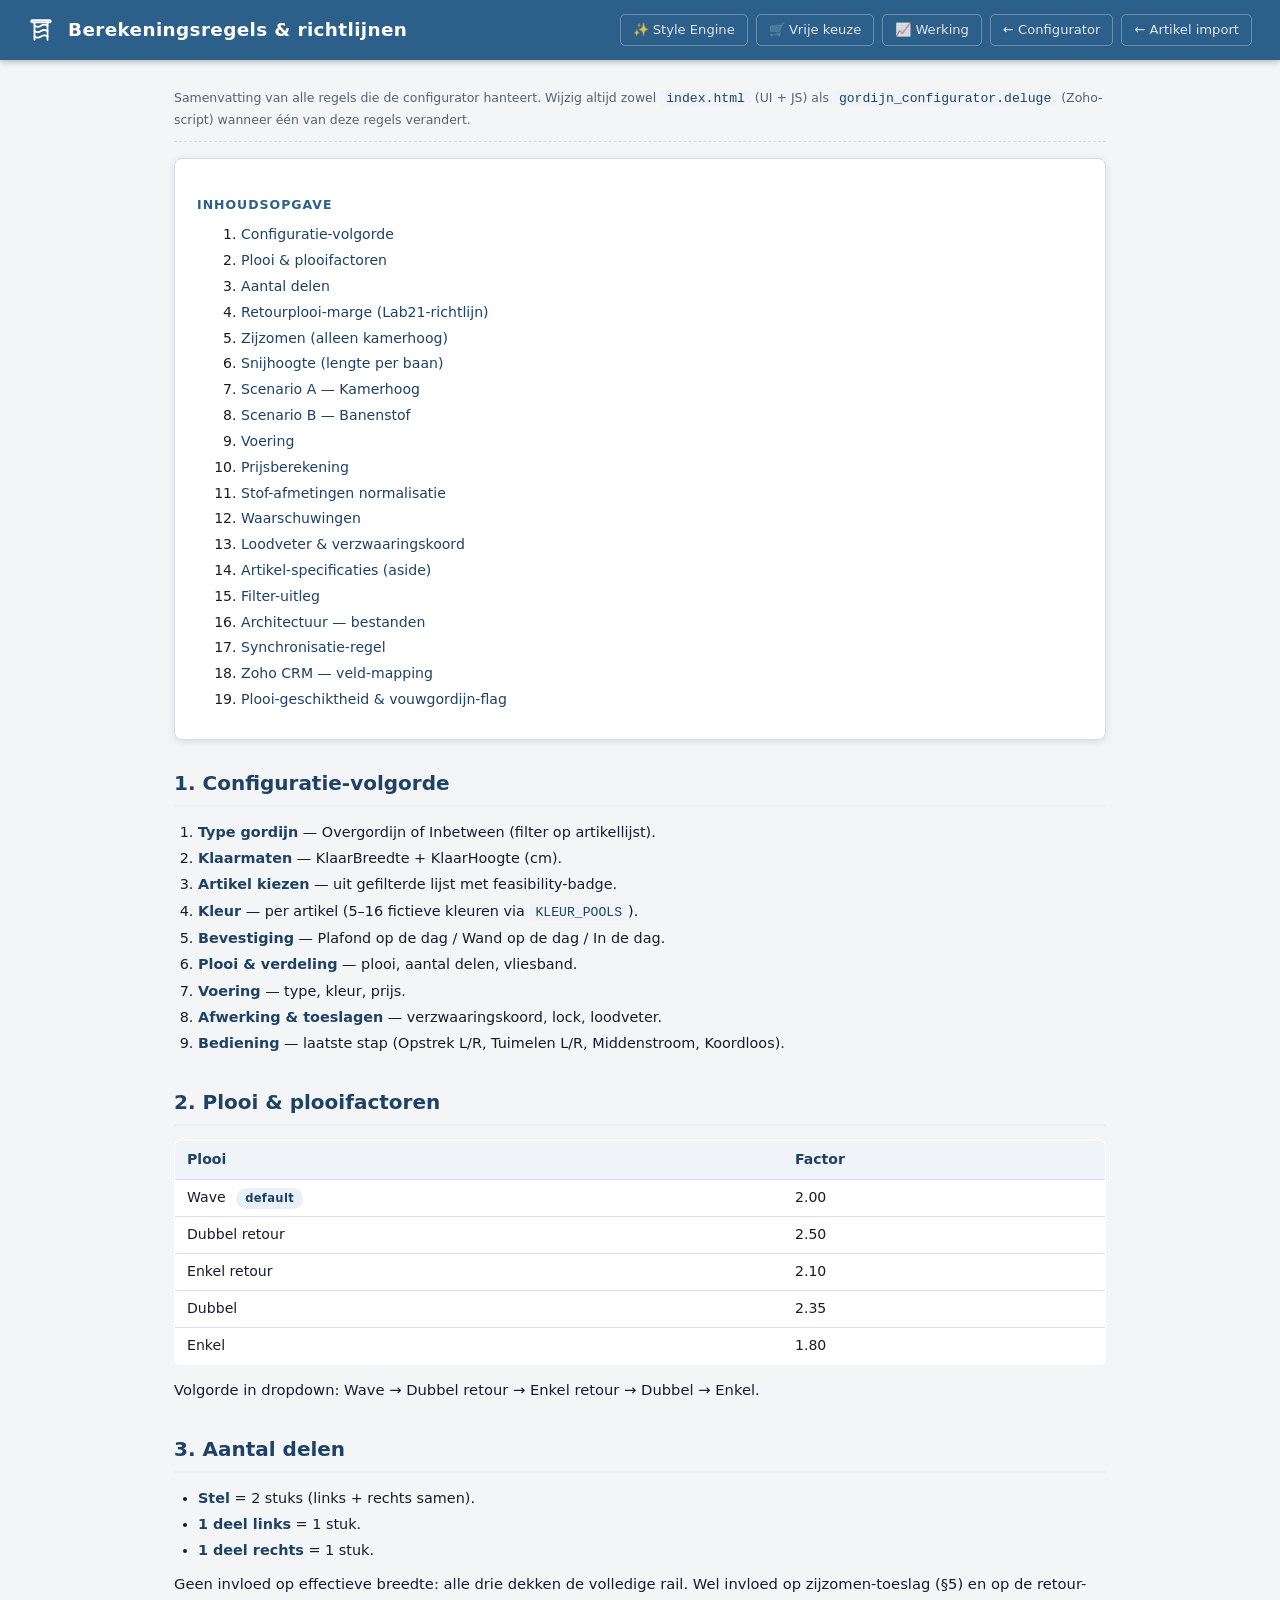
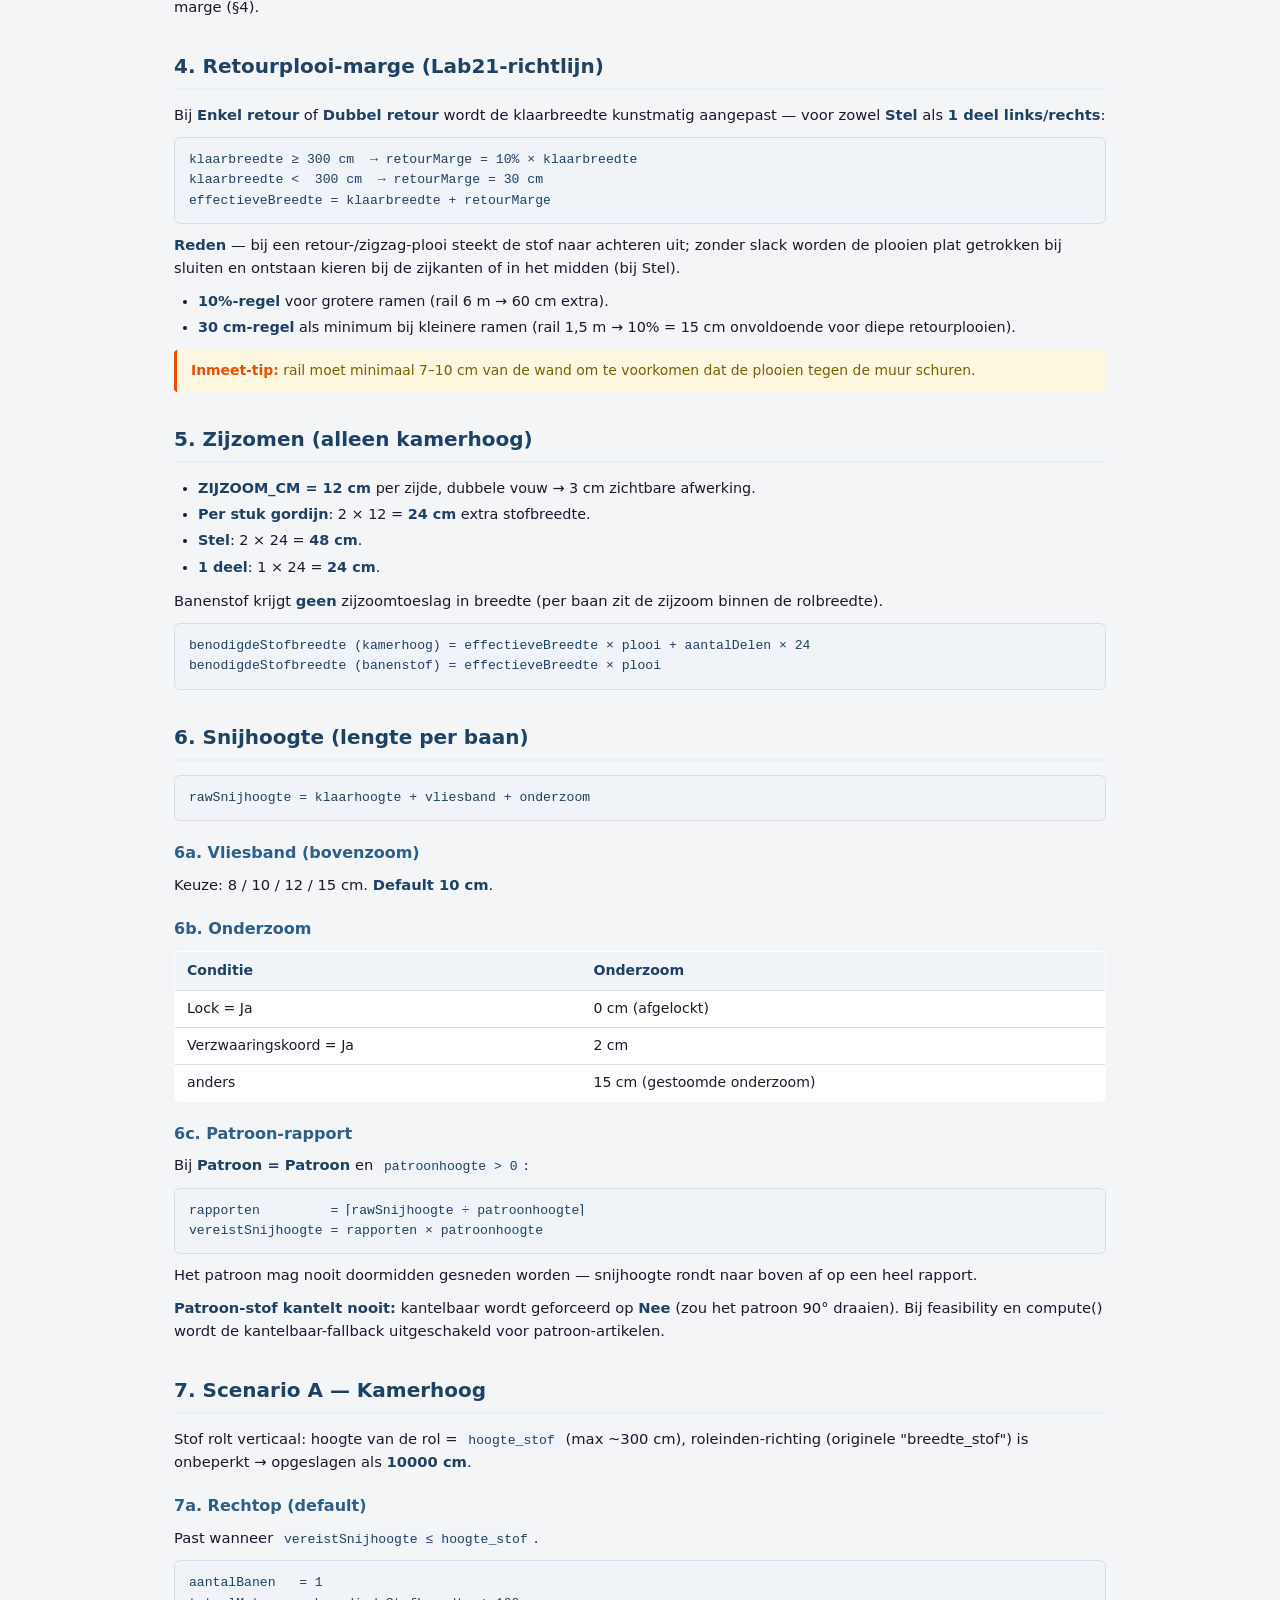
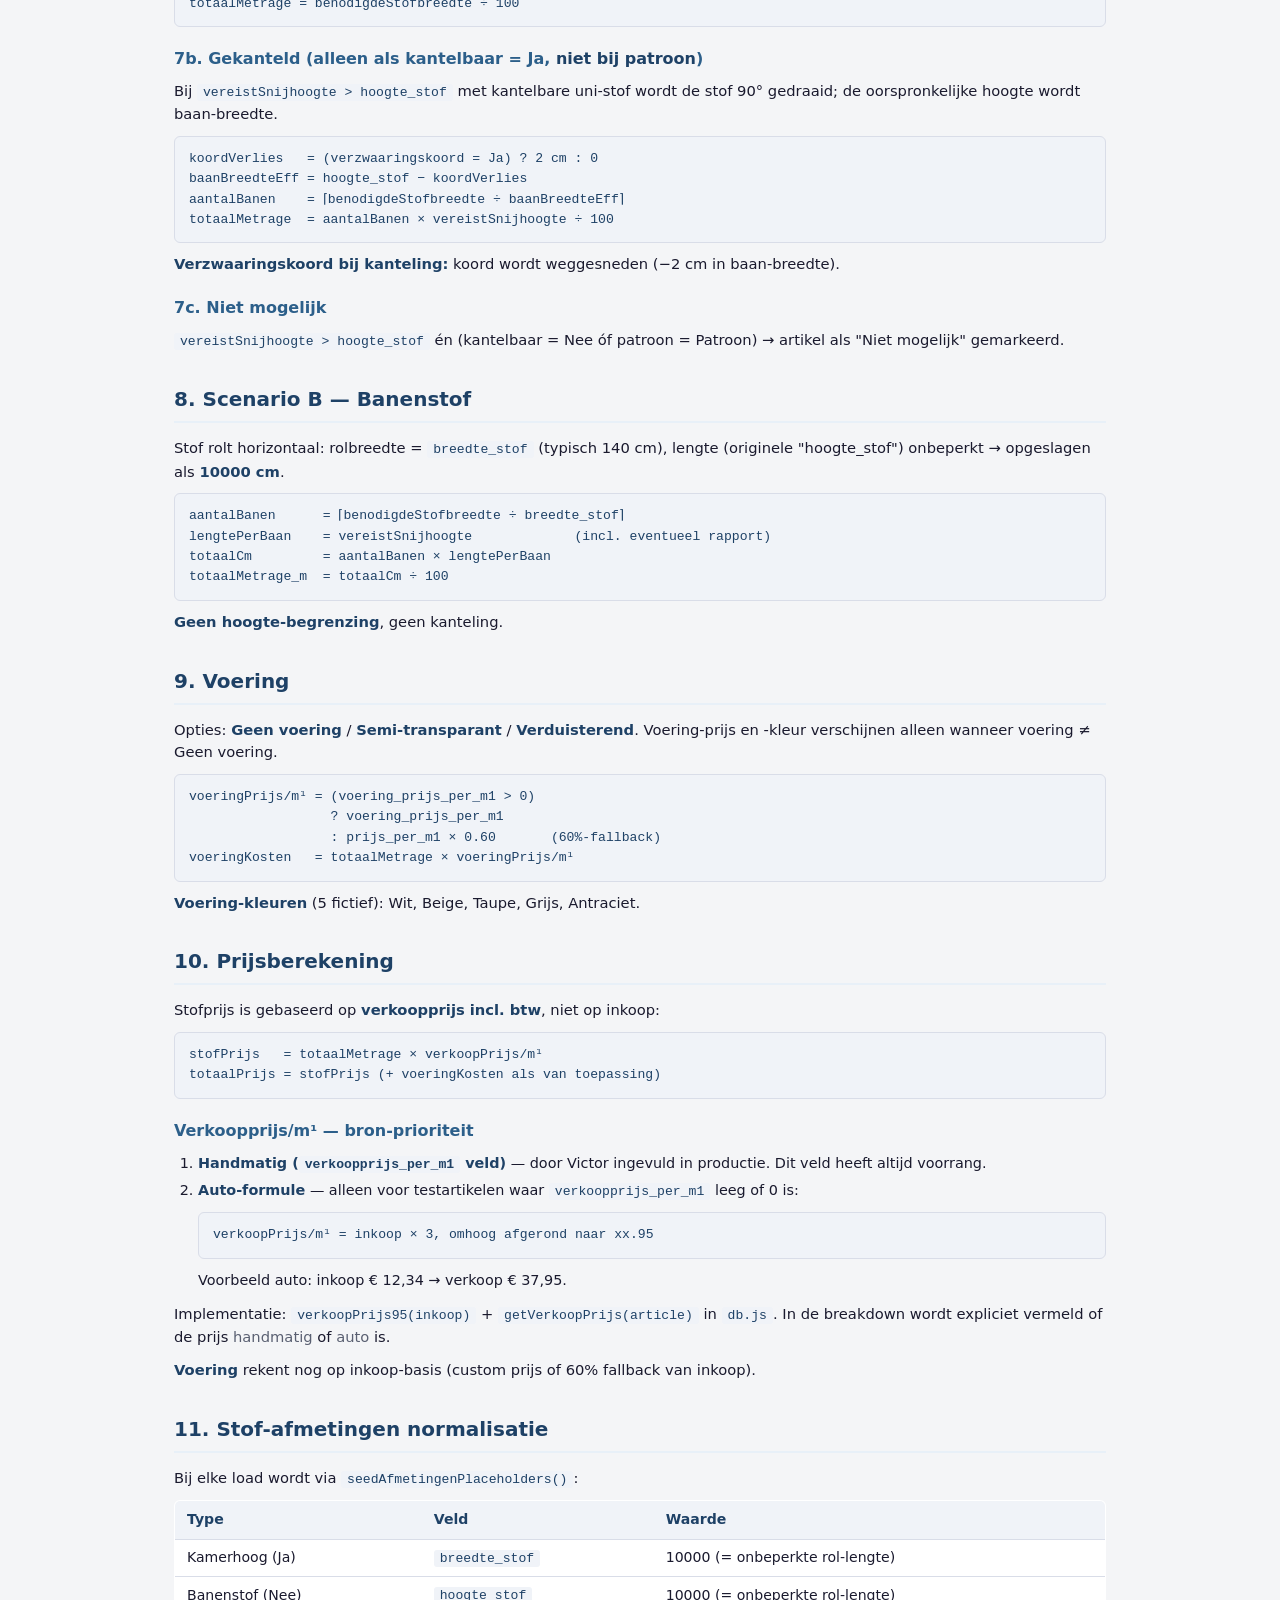
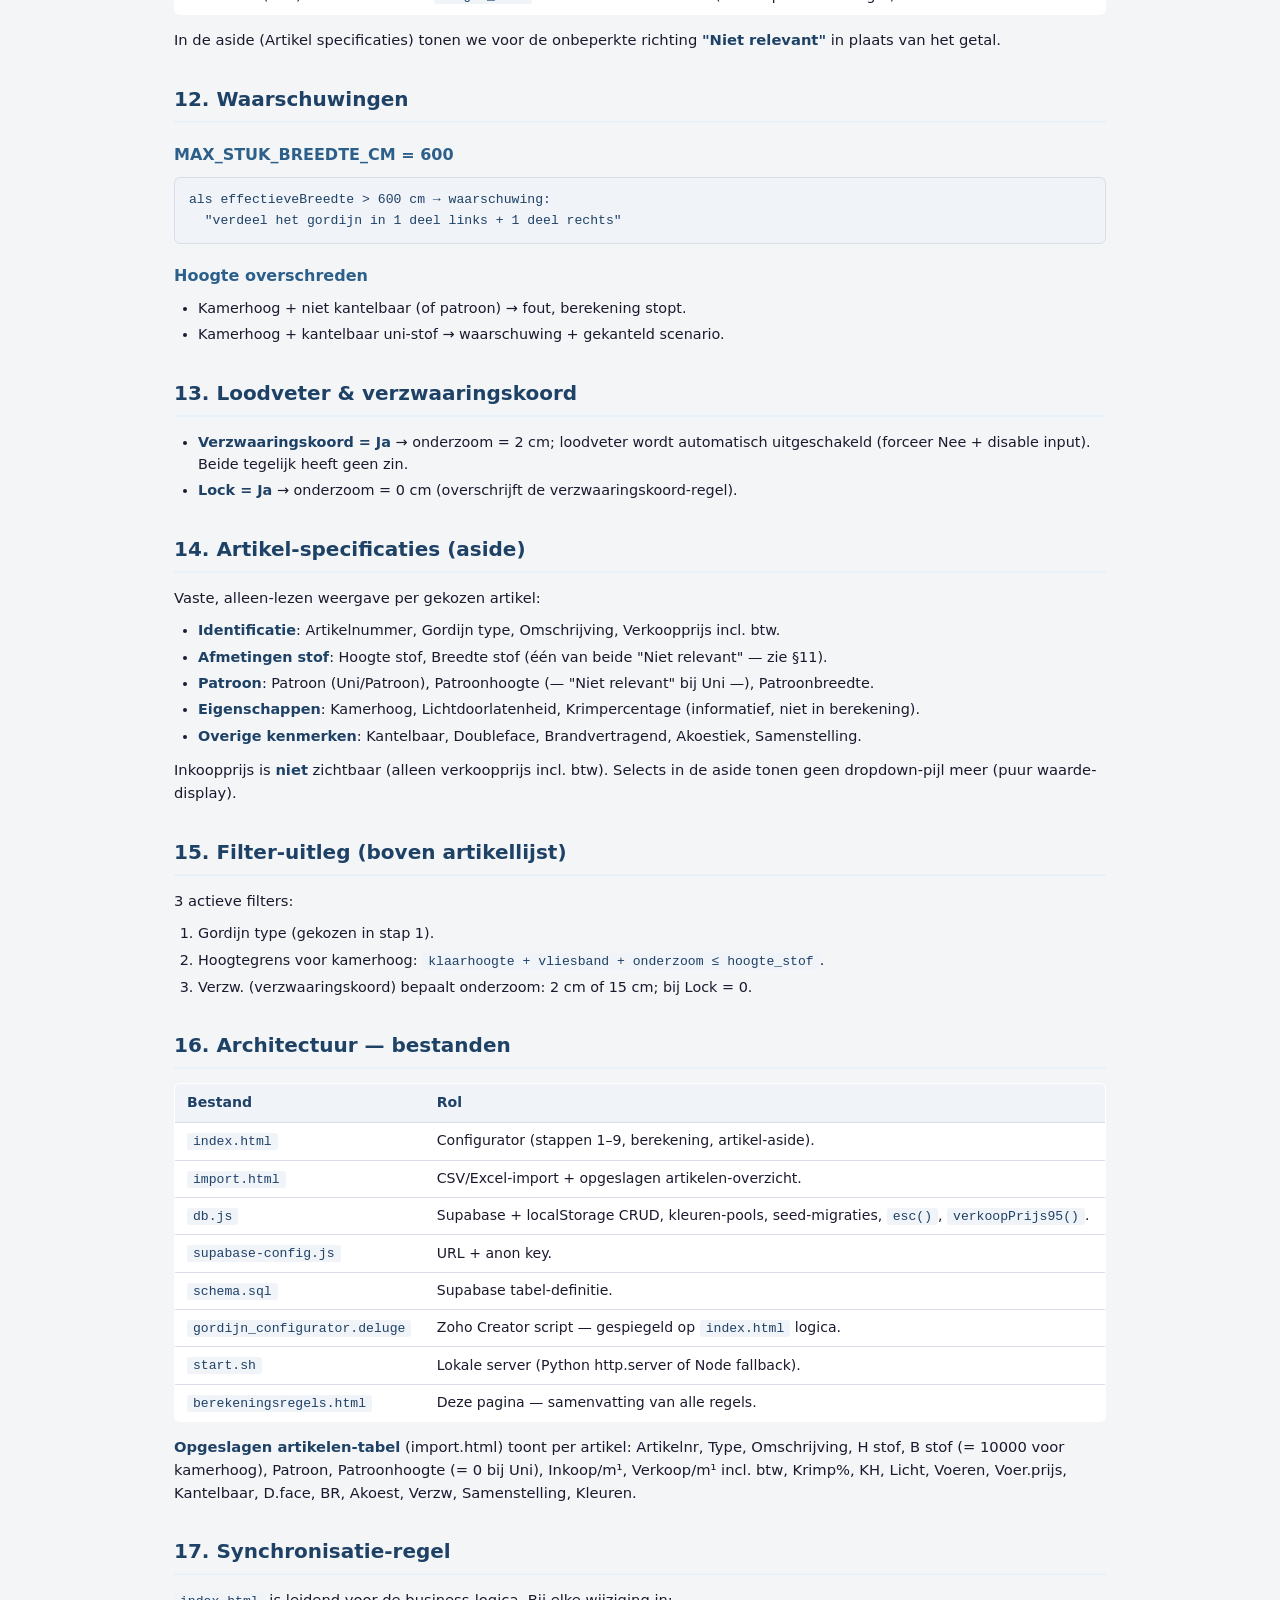
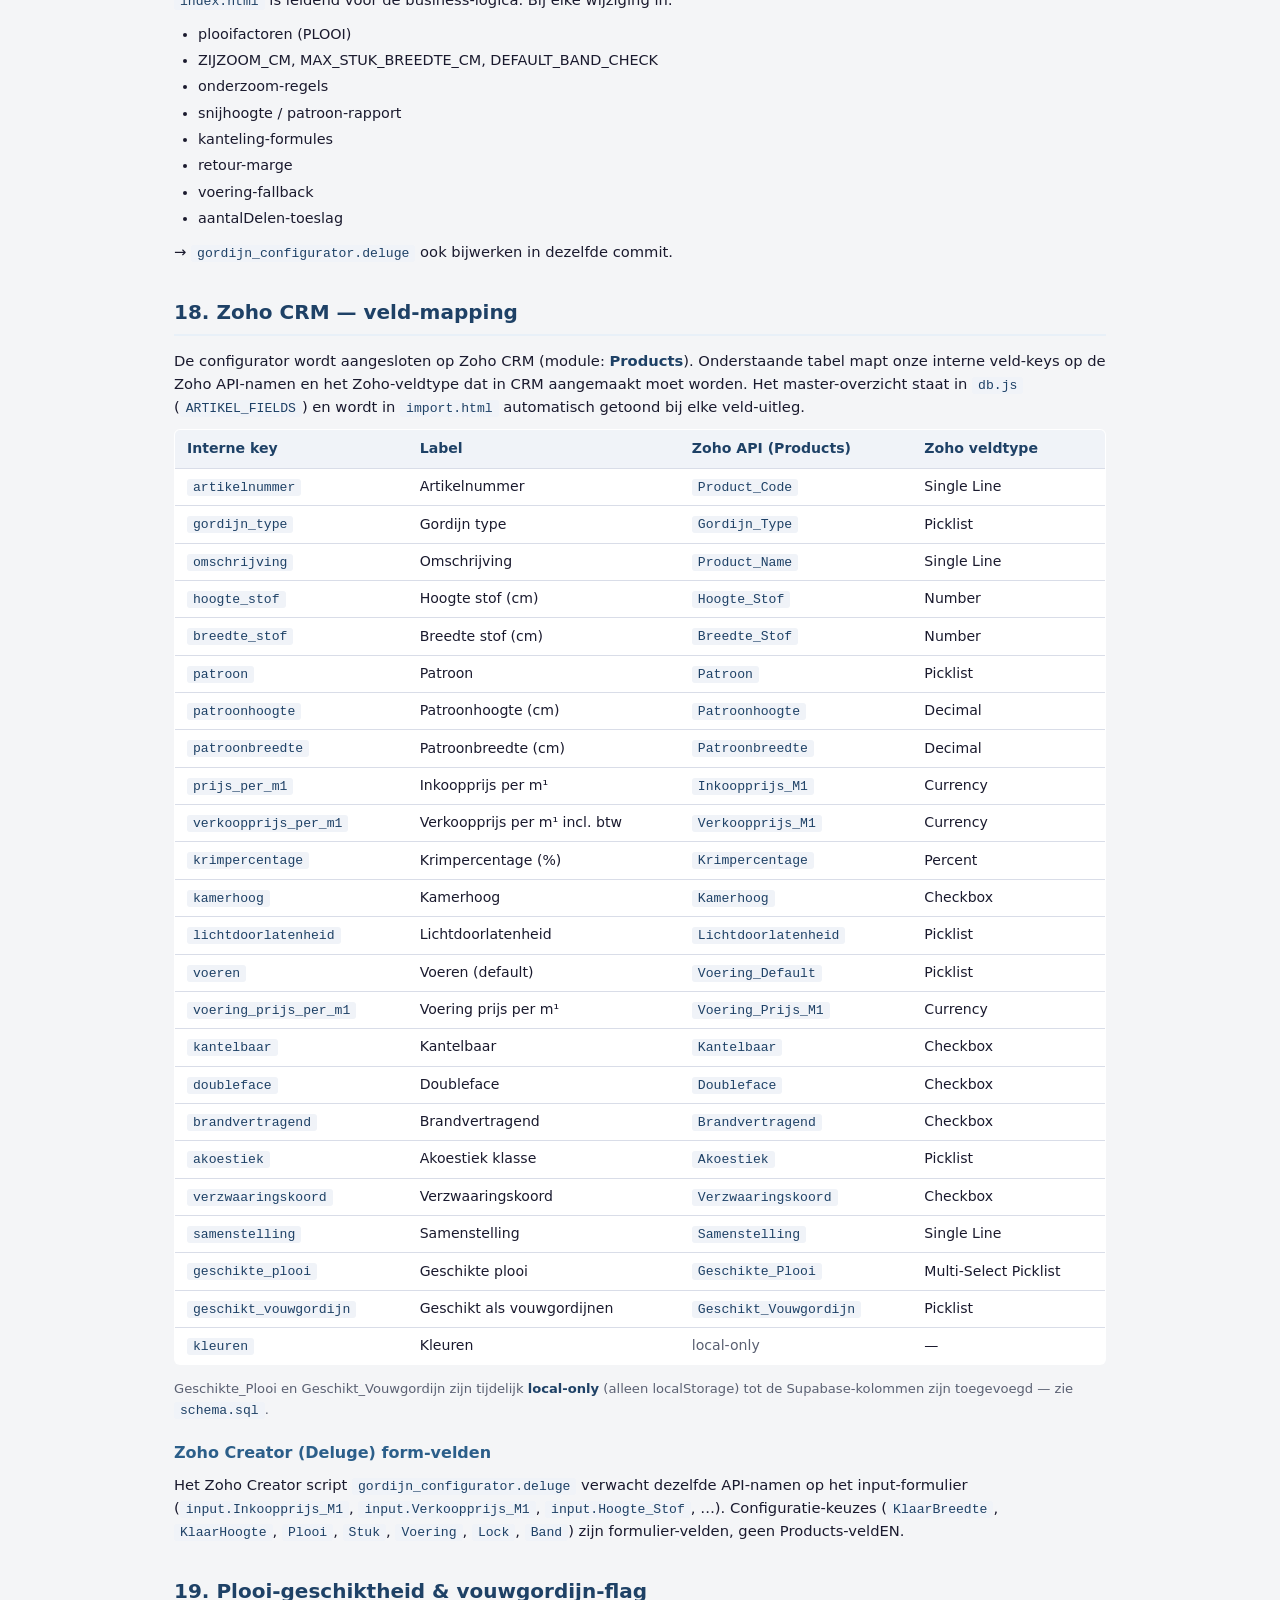
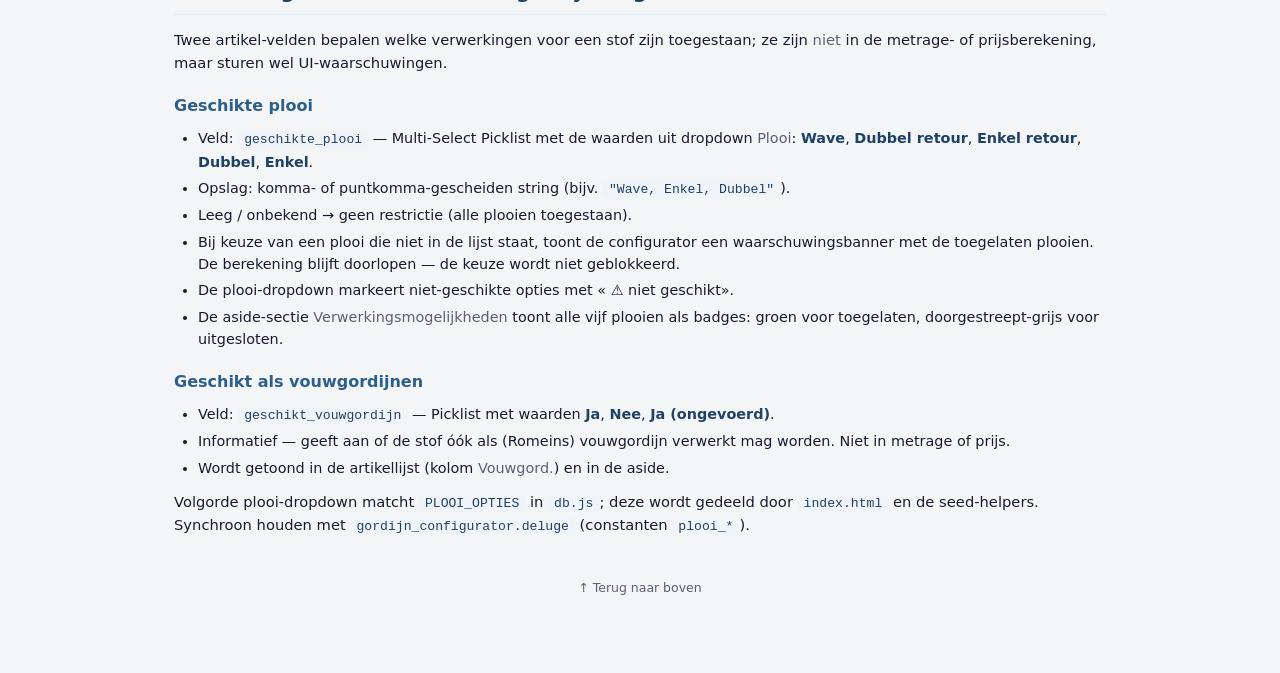
<file: berekeningsregels.html>
<!DOCTYPE html>
<html lang="nl">
<head>
  <meta charset="UTF-8" />
  <meta name="viewport" content="width=device-width, initial-scale=1.0" />
  <title>Berekeningsregels — Gordijn Configurator</title>
  <style>
    *, *::before, *::after { box-sizing: border-box; margin: 0; padding: 0; }

    :root {
      --bg:        #f4f5f7;
      --surface:   #ffffff;
      --border:    #d9dde8;
      --accent:    #2c5f8a;
      --accent-lt: #e8f0f8;
      --accent-dk: #1e4166;
      --success:   #2e7d32;
      --error:     #c62828;
      --warn:      #e65100;
      --text:      #1a1a2e;
      --muted:     #5a6072;
      --radius:    8px;
      --shadow:    0 2px 8px rgba(0,0,0,.10);
      --code-bg:   #f0f3f8;
    }

    body {
      font-family: 'Segoe UI', system-ui, sans-serif;
      background: var(--bg);
      color: var(--text);
      min-height: 100vh;
      line-height: 1.55;
    }

    header {
      background: var(--accent); color: #fff; padding: 14px 28px;
      display: flex; align-items: center; gap: 14px;
      box-shadow: 0 2px 6px rgba(0,0,0,.25);
      position: sticky; top: 0; z-index: 100;
    }
    header svg { flex-shrink: 0; }
    header h1 { font-size: 1.15rem; font-weight: 600; letter-spacing: .02em; }
    header nav { margin-left: auto; display: flex; gap: 8px; }
    header nav a {
      color: rgba(255,255,255,.85); text-decoration: none; font-size: .82rem;
      font-weight: 500; padding: 5px 12px; border-radius: 5px;
      border: 1px solid rgba(255,255,255,.3); transition: background .15s;
    }
    header nav a:hover { background: rgba(255,255,255,.15); color: #fff; }

    .page { max-width: 980px; margin: 0 auto; padding: 28px 24px 64px; }

    .toc {
      background: var(--surface); border: 1px solid var(--border);
      border-radius: var(--radius); padding: 16px 22px; margin-bottom: 28px;
      box-shadow: var(--shadow);
    }
    .toc h3 {
      font-size: .78rem; font-weight: 700; text-transform: uppercase;
      letter-spacing: .08em; color: var(--accent); margin-bottom: 10px;
    }
    .toc ol { padding-left: 20px; }
    .toc li { margin-bottom: 4px; font-size: .88rem; }
    .toc a { color: var(--accent-dk); text-decoration: none; }
    .toc a:hover { color: var(--accent); text-decoration: underline; }

    h2 {
      font-size: 1.25rem; font-weight: 700; color: var(--accent-dk);
      margin: 32px 0 14px; padding-bottom: 6px;
      border-bottom: 2px solid var(--accent-lt); scroll-margin-top: 80px;
    }
    h2:first-of-type { margin-top: 0; }
    h3 {
      font-size: 1rem; font-weight: 700; color: var(--accent);
      margin: 20px 0 8px;
    }

    p { margin-bottom: 10px; font-size: .92rem; }

    ul, ol { margin: 8px 0 12px 24px; }
    li { margin-bottom: 4px; font-size: .9rem; }

    pre {
      background: var(--code-bg); border: 1px solid var(--border);
      border-radius: 6px; padding: 12px 14px; margin: 10px 0;
      overflow-x: auto; font-family: 'Courier New', monospace;
      font-size: .82rem; color: var(--accent-dk);
    }
    code {
      background: var(--code-bg); padding: 1px 6px; border-radius: 3px;
      font-family: 'Courier New', monospace; font-size: .82rem;
      color: var(--accent-dk);
    }
    pre code { background: none; padding: 0; }

    table {
      width: 100%; border-collapse: collapse; margin: 10px 0 14px;
      font-size: .88rem; background: var(--surface);
      border: 1px solid var(--border); border-radius: 6px; overflow: hidden;
    }
    thead th {
      background: var(--code-bg); color: var(--accent-dk); font-weight: 700;
      padding: 8px 12px; text-align: left;
      border-bottom: 1px solid var(--border);
    }
    tbody td { padding: 7px 12px; border-bottom: 1px solid var(--border); }
    tbody tr:last-child td { border-bottom: none; }

    blockquote {
      border-left: 3px solid var(--warn); background: #fff8e1;
      padding: 10px 14px; margin: 10px 0; border-radius: 4px;
      font-size: .87rem; color: #7b5e00;
    }
    blockquote strong { color: var(--warn); }

    strong { color: var(--accent-dk); }
    em { color: var(--muted); font-style: normal; }

    .badge {
      display: inline-block; background: var(--accent-lt);
      color: var(--accent-dk); font-size: .72rem; font-weight: 700;
      padding: 2px 9px; border-radius: 12px; margin-left: 6px;
      letter-spacing: .03em;
    }

    .meta {
      font-size: .78rem; color: var(--muted); margin-bottom: 16px;
      padding-bottom: 12px; border-bottom: 1px dashed var(--border);
    }

    .top-link {
      display: inline-block; font-size: .78rem; color: var(--muted);
      text-decoration: none; margin-top: 8px;
    }
    .top-link:hover { color: var(--accent); }
  </style>
</head>
<body>

<header>
  <svg width="26" height="26" viewBox="0 0 24 24" fill="none" stroke="currentColor" stroke-width="1.7" stroke-linecap="round" stroke-linejoin="round">
    <rect x="3" y="3" width="18" height="2" rx="1"/>
    <line x1="6"  y1="5" x2="6"  y2="21"/>
    <line x1="18" y1="5" x2="18" y2="21"/>
    <path d="M6 8 Q9 10 12 8 Q15 6 18 8"/>
    <path d="M6 13 Q9 15 12 13 Q15 11 18 13"/>
    <path d="M6 18 Q9 20 12 18 Q15 16 18 18"/>
  </svg>
  <h1>Berekeningsregels &amp; richtlijnen</h1>
  <nav>
    <a href="style-configurator.html">&#10024; Style Engine</a>
    <a href="product-selector.html">&#128722; Vrije keuze</a>
    <a href="werking.html">&#128200; Werking</a>
    <a href="index.html">&larr; Configurator</a>
    <a href="import.html">&larr; Artikel import</a>
  </nav>
</header>

<div class="page" id="top">

  <p class="meta">Samenvatting van alle regels die de configurator hanteert. Wijzig altijd zowel <code>index.html</code> (UI + JS) als <code>gordijn_configurator.deluge</code> (Zoho-script) wanneer één van deze regels verandert.</p>

  <div class="toc">
    <h3>Inhoudsopgave</h3>
    <ol>
      <li><a href="#s1">Configuratie-volgorde</a></li>
      <li><a href="#s2">Plooi &amp; plooifactoren</a></li>
      <li><a href="#s3">Aantal delen</a></li>
      <li><a href="#s4">Retourplooi-marge (Lab21-richtlijn)</a></li>
      <li><a href="#s5">Zijzomen (alleen kamerhoog)</a></li>
      <li><a href="#s6">Snijhoogte (lengte per baan)</a></li>
      <li><a href="#s7">Scenario A &mdash; Kamerhoog</a></li>
      <li><a href="#s8">Scenario B &mdash; Banenstof</a></li>
      <li><a href="#s9">Voering</a></li>
      <li><a href="#s10">Prijsberekening</a></li>
      <li><a href="#s11">Stof-afmetingen normalisatie</a></li>
      <li><a href="#s12">Waarschuwingen</a></li>
      <li><a href="#s13">Loodveter &amp; verzwaaringskoord</a></li>
      <li><a href="#s14">Artikel-specificaties (aside)</a></li>
      <li><a href="#s15">Filter-uitleg</a></li>
      <li><a href="#s16">Architectuur &mdash; bestanden</a></li>
      <li><a href="#s17">Synchronisatie-regel</a></li>
      <li><a href="#s18">Zoho CRM &mdash; veld-mapping</a></li>
      <li><a href="#s19">Plooi-geschiktheid &amp; vouwgordijn-flag</a></li>
    </ol>
  </div>

  <h2 id="s1">1. Configuratie-volgorde</h2>
  <ol>
    <li><strong>Type gordijn</strong> &mdash; Overgordijn of Inbetween (filter op artikellijst).</li>
    <li><strong>Klaarmaten</strong> &mdash; KlaarBreedte + KlaarHoogte (cm).</li>
    <li><strong>Artikel kiezen</strong> &mdash; uit gefilterde lijst met feasibility-badge.</li>
    <li><strong>Kleur</strong> &mdash; per artikel (5&ndash;16 fictieve kleuren via <code>KLEUR_POOLS</code>).</li>
    <li><strong>Bevestiging</strong> &mdash; Plafond op de dag / Wand op de dag / In de dag.</li>
    <li><strong>Plooi &amp; verdeling</strong> &mdash; plooi, aantal delen, vliesband.</li>
    <li><strong>Voering</strong> &mdash; type, kleur, prijs.</li>
    <li><strong>Afwerking &amp; toeslagen</strong> &mdash; verzwaaringskoord, lock, loodveter.</li>
    <li><strong>Bediening</strong> &mdash; laatste stap (Opstrek L/R, Tuimelen L/R, Middenstroom, Koordloos).</li>
  </ol>

  <h2 id="s2">2. Plooi &amp; plooifactoren</h2>
  <table>
    <thead><tr><th>Plooi</th><th>Factor</th></tr></thead>
    <tbody>
      <tr><td>Wave <span class="badge">default</span></td><td>2.00</td></tr>
      <tr><td>Dubbel retour</td><td>2.50</td></tr>
      <tr><td>Enkel retour</td><td>2.10</td></tr>
      <tr><td>Dubbel</td><td>2.35</td></tr>
      <tr><td>Enkel</td><td>1.80</td></tr>
    </tbody>
  </table>
  <p>Volgorde in dropdown: Wave &rarr; Dubbel retour &rarr; Enkel retour &rarr; Dubbel &rarr; Enkel.</p>

  <h2 id="s3">3. Aantal delen</h2>
  <ul>
    <li><strong>Stel</strong> = 2 stuks (links + rechts samen).</li>
    <li><strong>1 deel links</strong> = 1 stuk.</li>
    <li><strong>1 deel rechts</strong> = 1 stuk.</li>
  </ul>
  <p>Geen invloed op effectieve breedte: alle drie dekken de volledige rail. Wel invloed op zijzomen-toeslag (&sect;5) en op de retour-marge (&sect;4).</p>

  <h2 id="s4">4. Retourplooi-marge (Lab21-richtlijn)</h2>
  <p>Bij <strong>Enkel retour</strong> of <strong>Dubbel retour</strong> wordt de klaarbreedte kunstmatig aangepast &mdash; voor zowel <strong>Stel</strong> als <strong>1 deel links/rechts</strong>:</p>
  <pre>klaarbreedte &ge; 300 cm  &rarr; retourMarge = 10% &times; klaarbreedte
klaarbreedte &lt;  300 cm  &rarr; retourMarge = 30 cm
effectieveBreedte = klaarbreedte + retourMarge</pre>
  <p><strong>Reden</strong> &mdash; bij een retour-/zigzag-plooi steekt de stof naar achteren uit; zonder slack worden de plooien plat getrokken bij sluiten en ontstaan kieren bij de zijkanten of in het midden (bij Stel).</p>
  <ul>
    <li><strong>10%-regel</strong> voor grotere ramen (rail 6 m &rarr; 60 cm extra).</li>
    <li><strong>30 cm-regel</strong> als minimum bij kleinere ramen (rail 1,5 m &rarr; 10% = 15 cm onvoldoende voor diepe retourplooien).</li>
  </ul>
  <blockquote><strong>Inmeet-tip:</strong> rail moet minimaal 7&ndash;10 cm van de wand om te voorkomen dat de plooien tegen de muur schuren.</blockquote>

  <h2 id="s5">5. Zijzomen (alleen kamerhoog)</h2>
  <ul>
    <li><strong>ZIJZOOM_CM = 12 cm</strong> per zijde, dubbele vouw &rarr; 3 cm zichtbare afwerking.</li>
    <li><strong>Per stuk gordijn</strong>: 2 &times; 12 = <strong>24 cm</strong> extra stofbreedte.</li>
    <li><strong>Stel</strong>: 2 &times; 24 = <strong>48 cm</strong>.</li>
    <li><strong>1 deel</strong>: 1 &times; 24 = <strong>24 cm</strong>.</li>
  </ul>
  <p>Banenstof krijgt <strong>geen</strong> zijzoomtoeslag in breedte (per baan zit de zijzoom binnen de rolbreedte).</p>
  <pre>benodigdeStofbreedte (kamerhoog) = effectieveBreedte &times; plooi + aantalDelen &times; 24
benodigdeStofbreedte (banenstof) = effectieveBreedte &times; plooi</pre>

  <h2 id="s6">6. Snijhoogte (lengte per baan)</h2>
  <pre>rawSnijhoogte = klaarhoogte + vliesband + onderzoom</pre>

  <h3>6a. Vliesband (bovenzoom)</h3>
  <p>Keuze: 8 / 10 / 12 / 15 cm. <strong>Default 10 cm</strong>.</p>

  <h3>6b. Onderzoom</h3>
  <table>
    <thead><tr><th>Conditie</th><th>Onderzoom</th></tr></thead>
    <tbody>
      <tr><td>Lock = Ja</td><td>0 cm (afgelockt)</td></tr>
      <tr><td>Verzwaaringskoord = Ja</td><td>2 cm</td></tr>
      <tr><td>anders</td><td>15 cm (gestoomde onderzoom)</td></tr>
    </tbody>
  </table>

  <h3>6c. Patroon-rapport</h3>
  <p>Bij <strong>Patroon = Patroon</strong> en <code>patroonhoogte &gt; 0</code>:</p>
  <pre>rapporten         = &lceil;rawSnijhoogte &divide; patroonhoogte&rceil;
vereistSnijhoogte = rapporten &times; patroonhoogte</pre>
  <p>Het patroon mag nooit doormidden gesneden worden &mdash; snijhoogte rondt naar boven af op een heel rapport.</p>
  <p><strong>Patroon-stof kantelt nooit:</strong> kantelbaar wordt geforceerd op <strong>Nee</strong> (zou het patroon 90&deg; draaien). Bij feasibility en compute() wordt de kantelbaar-fallback uitgeschakeld voor patroon-artikelen.</p>

  <h2 id="s7">7. Scenario A &mdash; Kamerhoog</h2>
  <p>Stof rolt verticaal: hoogte van de rol = <code>hoogte_stof</code> (max ~300 cm), roleinden-richting (originele "breedte_stof") is onbeperkt &rarr; opgeslagen als <strong>10000 cm</strong>.</p>

  <h3>7a. Rechtop (default)</h3>
  <p>Past wanneer <code>vereistSnijhoogte &le; hoogte_stof</code>.</p>
  <pre>aantalBanen   = 1
totaalMetrage = benodigdeStofbreedte &divide; 100</pre>

  <h3>7b. Gekanteld (alleen als kantelbaar = Ja, <strong>niet bij patroon</strong>)</h3>
  <p>Bij <code>vereistSnijhoogte &gt; hoogte_stof</code> met kantelbare uni-stof wordt de stof 90&deg; gedraaid; de oorspronkelijke hoogte wordt baan-breedte.</p>
  <pre>koordVerlies   = (verzwaaringskoord = Ja) ? 2 cm : 0
baanBreedteEff = hoogte_stof &minus; koordVerlies
aantalBanen    = &lceil;benodigdeStofbreedte &divide; baanBreedteEff&rceil;
totaalMetrage  = aantalBanen &times; vereistSnijhoogte &divide; 100</pre>
  <p><strong>Verzwaaringskoord bij kanteling:</strong> koord wordt weggesneden (&minus;2 cm in baan-breedte).</p>

  <h3>7c. Niet mogelijk</h3>
  <p><code>vereistSnijhoogte &gt; hoogte_stof</code> &eacute;n (kantelbaar = Nee &oacute;f patroon = Patroon) &rarr; artikel als "Niet mogelijk" gemarkeerd.</p>

  <h2 id="s8">8. Scenario B &mdash; Banenstof</h2>
  <p>Stof rolt horizontaal: rolbreedte = <code>breedte_stof</code> (typisch 140 cm), lengte (originele "hoogte_stof") onbeperkt &rarr; opgeslagen als <strong>10000 cm</strong>.</p>
  <pre>aantalBanen      = &lceil;benodigdeStofbreedte &divide; breedte_stof&rceil;
lengtePerBaan    = vereistSnijhoogte             (incl. eventueel rapport)
totaalCm         = aantalBanen &times; lengtePerBaan
totaalMetrage_m  = totaalCm &divide; 100</pre>
  <p><strong>Geen hoogte-begrenzing</strong>, geen kanteling.</p>

  <h2 id="s9">9. Voering</h2>
  <p>Opties: <strong>Geen voering</strong> / <strong>Semi-transparant</strong> / <strong>Verduisterend</strong>. Voering-prijs en -kleur verschijnen alleen wanneer voering &ne; Geen voering.</p>
  <pre>voeringPrijs/m¹ = (voering_prijs_per_m1 &gt; 0)
                  ? voering_prijs_per_m1
                  : prijs_per_m1 &times; 0.60       (60%-fallback)
voeringKosten   = totaalMetrage &times; voeringPrijs/m¹</pre>
  <p><strong>Voering-kleuren</strong> (5 fictief): Wit, Beige, Taupe, Grijs, Antraciet.</p>

  <h2 id="s10">10. Prijsberekening</h2>
  <p>Stofprijs is gebaseerd op <strong>verkoopprijs incl. btw</strong>, niet op inkoop:</p>
  <pre>stofPrijs   = totaalMetrage &times; verkoopPrijs/m¹
totaalPrijs = stofPrijs (+ voeringKosten als van toepassing)</pre>

  <h3>Verkoopprijs/m¹ &mdash; bron-prioriteit</h3>
  <ol>
    <li><strong>Handmatig (<code>verkoopprijs_per_m1</code> veld)</strong> &mdash; door Victor ingevuld in productie. Dit veld heeft altijd voorrang.</li>
    <li><strong>Auto-formule</strong> &mdash; alleen voor testartikelen waar <code>verkoopprijs_per_m1</code> leeg of 0 is:
      <pre>verkoopPrijs/m¹ = inkoop &times; 3, omhoog afgerond naar xx.95</pre>
      Voorbeeld auto: inkoop &euro;&nbsp;12,34 &rarr; verkoop &euro;&nbsp;37,95.
    </li>
  </ol>
  <p>Implementatie: <code>verkoopPrijs95(inkoop)</code> + <code>getVerkoopPrijs(article)</code> in <code>db.js</code>. In de breakdown wordt expliciet vermeld of de prijs <em>handmatig</em> of <em>auto</em> is.</p>
  <p><strong>Voering</strong> rekent nog op inkoop-basis (custom prijs of 60% fallback van inkoop).</p>

  <h2 id="s11">11. Stof-afmetingen normalisatie</h2>
  <p>Bij elke load wordt via <code>seedAfmetingenPlaceholders()</code>:</p>
  <table>
    <thead><tr><th>Type</th><th>Veld</th><th>Waarde</th></tr></thead>
    <tbody>
      <tr><td>Kamerhoog (Ja)</td><td><code>breedte_stof</code></td><td>10000 (= onbeperkte rol-lengte)</td></tr>
      <tr><td>Banenstof (Nee)</td><td><code>hoogte_stof</code></td><td>10000 (= onbeperkte rol-lengte)</td></tr>
    </tbody>
  </table>
  <p>In de aside (Artikel specificaties) tonen we voor de onbeperkte richting <strong>"Niet relevant"</strong> in plaats van het getal.</p>

  <h2 id="s12">12. Waarschuwingen</h2>

  <h3>MAX_STUK_BREEDTE_CM = 600</h3>
  <pre>als effectieveBreedte &gt; 600 cm &rarr; waarschuwing:
  "verdeel het gordijn in 1 deel links + 1 deel rechts"</pre>

  <h3>Hoogte overschreden</h3>
  <ul>
    <li>Kamerhoog + niet kantelbaar (of patroon) &rarr; fout, berekening stopt.</li>
    <li>Kamerhoog + kantelbaar uni-stof &rarr; waarschuwing + gekanteld scenario.</li>
  </ul>

  <h2 id="s13">13. Loodveter &amp; verzwaaringskoord</h2>
  <ul>
    <li><strong>Verzwaaringskoord = Ja</strong> &rarr; onderzoom = 2 cm; loodveter wordt automatisch uitgeschakeld (forceer Nee + disable input). Beide tegelijk heeft geen zin.</li>
    <li><strong>Lock = Ja</strong> &rarr; onderzoom = 0 cm (overschrijft de verzwaaringskoord-regel).</li>
  </ul>

  <h2 id="s14">14. Artikel-specificaties (aside)</h2>
  <p>Vaste, alleen-lezen weergave per gekozen artikel:</p>
  <ul>
    <li><strong>Identificatie</strong>: Artikelnummer, Gordijn type, Omschrijving, Verkoopprijs incl. btw.</li>
    <li><strong>Afmetingen stof</strong>: Hoogte stof, Breedte stof (&eacute;&eacute;n van beide "Niet relevant" &mdash; zie &sect;11).</li>
    <li><strong>Patroon</strong>: Patroon (Uni/Patroon), Patroonhoogte (&mdash; "Niet relevant" bij Uni &mdash;), Patroonbreedte.</li>
    <li><strong>Eigenschappen</strong>: Kamerhoog, Lichtdoorlatenheid, Krimpercentage (informatief, niet in berekening).</li>
    <li><strong>Overige kenmerken</strong>: Kantelbaar, Doubleface, Brandvertragend, Akoestiek, Samenstelling.</li>
  </ul>
  <p>Inkoopprijs is <strong>niet</strong> zichtbaar (alleen verkoopprijs incl. btw). Selects in de aside tonen geen dropdown-pijl meer (puur waarde-display).</p>

  <h2 id="s15">15. Filter-uitleg (boven artikellijst)</h2>
  <p>3 actieve filters:</p>
  <ol>
    <li>Gordijn type (gekozen in stap 1).</li>
    <li>Hoogtegrens voor kamerhoog: <code>klaarhoogte + vliesband + onderzoom &le; hoogte_stof</code>.</li>
    <li>Verzw. (verzwaaringskoord) bepaalt onderzoom: 2 cm of 15 cm; bij Lock = 0.</li>
  </ol>

  <h2 id="s16">16. Architectuur &mdash; bestanden</h2>
  <table>
    <thead><tr><th>Bestand</th><th>Rol</th></tr></thead>
    <tbody>
      <tr><td><code>index.html</code></td><td>Configurator (stappen 1&ndash;9, berekening, artikel-aside).</td></tr>
      <tr><td><code>import.html</code></td><td>CSV/Excel-import + opgeslagen artikelen-overzicht.</td></tr>
      <tr><td><code>db.js</code></td><td>Supabase + localStorage CRUD, kleuren-pools, seed-migraties, <code>esc()</code>, <code>verkoopPrijs95()</code>.</td></tr>
      <tr><td><code>supabase-config.js</code></td><td>URL + anon key.</td></tr>
      <tr><td><code>schema.sql</code></td><td>Supabase tabel-definitie.</td></tr>
      <tr><td><code>gordijn_configurator.deluge</code></td><td>Zoho Creator script &mdash; gespiegeld op <code>index.html</code> logica.</td></tr>
      <tr><td><code>start.sh</code></td><td>Lokale server (Python http.server of Node fallback).</td></tr>
      <tr><td><code>berekeningsregels.html</code></td><td>Deze pagina &mdash; samenvatting van alle regels.</td></tr>
    </tbody>
  </table>
  <p><strong>Opgeslagen artikelen-tabel</strong> (import.html) toont per artikel: Artikelnr, Type, Omschrijving, H stof, B stof (= 10000 voor kamerhoog), Patroon, Patroonhoogte (= 0 bij Uni), Inkoop/m¹, Verkoop/m¹ incl. btw, Krimp%, KH, Licht, Voeren, Voer.prijs, Kantelbaar, D.face, BR, Akoest, Verzw, Samenstelling, Kleuren.</p>

  <h2 id="s17">17. Synchronisatie-regel</h2>
  <p><code>index.html</code> is leidend voor de business-logica. Bij elke wijziging in:</p>
  <ul>
    <li>plooifactoren (PLOOI)</li>
    <li>ZIJZOOM_CM, MAX_STUK_BREEDTE_CM, DEFAULT_BAND_CHECK</li>
    <li>onderzoom-regels</li>
    <li>snijhoogte / patroon-rapport</li>
    <li>kanteling-formules</li>
    <li>retour-marge</li>
    <li>voering-fallback</li>
    <li>aantalDelen-toeslag</li>
  </ul>
  <p>&rarr; <code>gordijn_configurator.deluge</code> ook bijwerken in dezelfde commit.</p>

  <h2 id="s18">18. Zoho CRM &mdash; veld-mapping</h2>
  <p>De configurator wordt aangesloten op Zoho CRM (module: <strong>Products</strong>). Onderstaande tabel mapt onze interne veld-keys op de Zoho API-namen en het Zoho-veldtype dat in CRM aangemaakt moet worden. Het master-overzicht staat in <code>db.js</code> (<code>ARTIKEL_FIELDS</code>) en wordt in <code>import.html</code> automatisch getoond bij elke veld-uitleg.</p>
  <table>
    <thead><tr><th>Interne key</th><th>Label</th><th>Zoho API (Products)</th><th>Zoho veldtype</th></tr></thead>
    <tbody>
      <tr><td><code>artikelnummer</code></td><td>Artikelnummer</td><td><code>Product_Code</code></td><td>Single Line</td></tr>
      <tr><td><code>gordijn_type</code></td><td>Gordijn type</td><td><code>Gordijn_Type</code></td><td>Picklist</td></tr>
      <tr><td><code>omschrijving</code></td><td>Omschrijving</td><td><code>Product_Name</code></td><td>Single Line</td></tr>
      <tr><td><code>hoogte_stof</code></td><td>Hoogte stof (cm)</td><td><code>Hoogte_Stof</code></td><td>Number</td></tr>
      <tr><td><code>breedte_stof</code></td><td>Breedte stof (cm)</td><td><code>Breedte_Stof</code></td><td>Number</td></tr>
      <tr><td><code>patroon</code></td><td>Patroon</td><td><code>Patroon</code></td><td>Picklist</td></tr>
      <tr><td><code>patroonhoogte</code></td><td>Patroonhoogte (cm)</td><td><code>Patroonhoogte</code></td><td>Decimal</td></tr>
      <tr><td><code>patroonbreedte</code></td><td>Patroonbreedte (cm)</td><td><code>Patroonbreedte</code></td><td>Decimal</td></tr>
      <tr><td><code>prijs_per_m1</code></td><td>Inkoopprijs per m¹</td><td><code>Inkoopprijs_M1</code></td><td>Currency</td></tr>
      <tr><td><code>verkoopprijs_per_m1</code></td><td>Verkoopprijs per m¹ incl. btw</td><td><code>Verkoopprijs_M1</code></td><td>Currency</td></tr>
      <tr><td><code>krimpercentage</code></td><td>Krimpercentage (%)</td><td><code>Krimpercentage</code></td><td>Percent</td></tr>
      <tr><td><code>kamerhoog</code></td><td>Kamerhoog</td><td><code>Kamerhoog</code></td><td>Checkbox</td></tr>
      <tr><td><code>lichtdoorlatenheid</code></td><td>Lichtdoorlatenheid</td><td><code>Lichtdoorlatenheid</code></td><td>Picklist</td></tr>
      <tr><td><code>voeren</code></td><td>Voeren (default)</td><td><code>Voering_Default</code></td><td>Picklist</td></tr>
      <tr><td><code>voering_prijs_per_m1</code></td><td>Voering prijs per m¹</td><td><code>Voering_Prijs_M1</code></td><td>Currency</td></tr>
      <tr><td><code>kantelbaar</code></td><td>Kantelbaar</td><td><code>Kantelbaar</code></td><td>Checkbox</td></tr>
      <tr><td><code>doubleface</code></td><td>Doubleface</td><td><code>Doubleface</code></td><td>Checkbox</td></tr>
      <tr><td><code>brandvertragend</code></td><td>Brandvertragend</td><td><code>Brandvertragend</code></td><td>Checkbox</td></tr>
      <tr><td><code>akoestiek</code></td><td>Akoestiek klasse</td><td><code>Akoestiek</code></td><td>Picklist</td></tr>
      <tr><td><code>verzwaaringskoord</code></td><td>Verzwaaringskoord</td><td><code>Verzwaaringskoord</code></td><td>Checkbox</td></tr>
      <tr><td><code>samenstelling</code></td><td>Samenstelling</td><td><code>Samenstelling</code></td><td>Single Line</td></tr>
      <tr><td><code>geschikte_plooi</code></td><td>Geschikte plooi</td><td><code>Geschikte_Plooi</code></td><td>Multi-Select Picklist</td></tr>
      <tr><td><code>geschikt_vouwgordijn</code></td><td>Geschikt als vouwgordijnen</td><td><code>Geschikt_Vouwgordijn</code></td><td>Picklist</td></tr>
      <tr><td><code>kleuren</code></td><td>Kleuren</td><td><em>local-only</em></td><td>&mdash;</td></tr>
    </tbody>
  </table>
  <p style="font-size:.82rem;color:var(--muted);margin-top:6px"><em>Geschikte_Plooi en Geschikt_Vouwgordijn zijn tijdelijk <strong>local-only</strong> (alleen localStorage) tot de Supabase-kolommen zijn toegevoegd &mdash; zie <code>schema.sql</code>.</em></p>

  <h3>Zoho Creator (Deluge) form-velden</h3>
  <p>Het Zoho Creator script <code>gordijn_configurator.deluge</code> verwacht dezelfde API-namen op het input-formulier (<code>input.Inkoopprijs_M1</code>, <code>input.Verkoopprijs_M1</code>, <code>input.Hoogte_Stof</code>, &hellip;). Configuratie-keuzes (<code>KlaarBreedte</code>, <code>KlaarHoogte</code>, <code>Plooi</code>, <code>Stuk</code>, <code>Voering</code>, <code>Lock</code>, <code>Band</code>) zijn formulier-velden, geen Products-veldEN.</p>

  <h2 id="s19">19. Plooi-geschiktheid &amp; vouwgordijn-flag</h2>
  <p>Twee artikel-velden bepalen welke verwerkingen voor een stof zijn toegestaan; ze zijn <em>niet</em> in de metrage- of prijsberekening, maar sturen wel UI-waarschuwingen.</p>

  <h3>Geschikte plooi</h3>
  <ul>
    <li>Veld: <code>geschikte_plooi</code> &mdash; Multi-Select Picklist met de waarden uit dropdown <em>Plooi</em>: <strong>Wave</strong>, <strong>Dubbel retour</strong>, <strong>Enkel retour</strong>, <strong>Dubbel</strong>, <strong>Enkel</strong>.</li>
    <li>Opslag: komma- of puntkomma-gescheiden string (bijv. <code>"Wave, Enkel, Dubbel"</code>).</li>
    <li>Leeg / onbekend &rarr; geen restrictie (alle plooien toegestaan).</li>
    <li>Bij keuze van een plooi die niet in de lijst staat, toont de configurator een waarschuwingsbanner met de toegelaten plooien. De berekening blijft doorlopen &mdash; de keuze wordt niet geblokkeerd.</li>
    <li>De plooi-dropdown markeert niet-geschikte opties met &laquo; ⚠ niet geschikt&raquo;.</li>
    <li>De aside-sectie <em>Verwerkingsmogelijkheden</em> toont alle vijf plooien als badges: groen voor toegelaten, doorgestreept-grijs voor uitgesloten.</li>
  </ul>

  <h3>Geschikt als vouwgordijnen</h3>
  <ul>
    <li>Veld: <code>geschikt_vouwgordijn</code> &mdash; Picklist met waarden <strong>Ja</strong>, <strong>Nee</strong>, <strong>Ja (ongevoerd)</strong>.</li>
    <li>Informatief &mdash; geeft aan of de stof óók als (Romeins) vouwgordijn verwerkt mag worden. Niet in metrage of prijs.</li>
    <li>Wordt getoond in de artikellijst (kolom <em>Vouwgord.</em>) en in de aside.</li>
  </ul>

  <p>Volgorde plooi-dropdown matcht <code>PLOOI_OPTIES</code> in <code>db.js</code>; deze wordt gedeeld door <code>index.html</code> en de seed-helpers. Synchroon houden met <code>gordijn_configurator.deluge</code> (constanten <code>plooi_*</code>).</p>

  <p style="text-align:center;margin-top:32px"><a href="#top" class="top-link">&uarr; Terug naar boven</a></p>

</div>

</body>
</html>
</file>
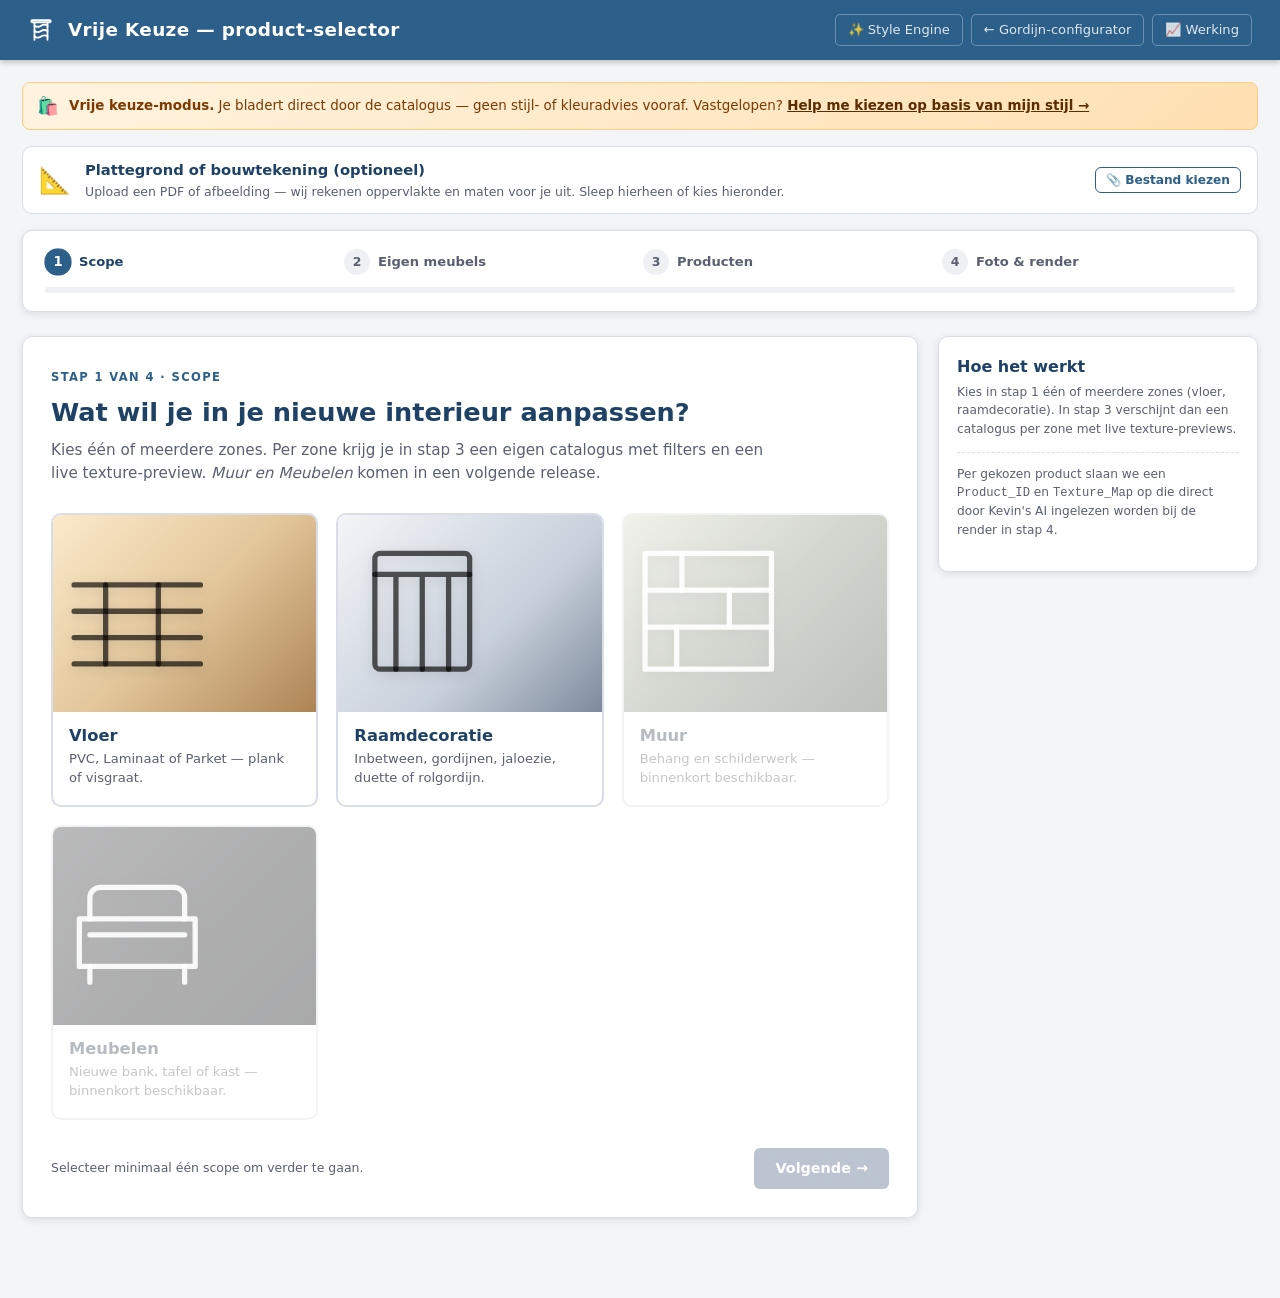
<file: product-selector.html>
<!DOCTYPE html>
<html lang="nl">
<head>
  <meta charset="UTF-8" />
  <meta name="viewport" content="width=device-width, initial-scale=1.0" />
  <title>Vrije Keuze — Product Selector</title>
  <link rel="stylesheet" href="style-engine.css" />
  <style>
    /* ── Page-specifieke CSS voor Vrije Keuze (product-selector) ──
       Alle gedeelde basis (header, btn, step, tile, upload-zone, toast,
       final-note, plan-upload, etc.) zit in style-engine.css. Hier alleen
       wat enkel op deze pagina voorkomt: tabs, filter-bar, product-grid,
       cart-panel, ctx-card en de 4-staps progress-bar. */

    .progress-row { grid-template-columns: repeat(4, 1fr); }
    /* Compactere padding zodat het twee-koloms layout (main + cart) past. */
    .page { max-width: 1300px; padding: 22px 22px 80px; }

    /* ── Layout: main + cart (sticky right column op desktop) ── */
    .layout {
      display: grid; grid-template-columns: 1fr 320px; gap: 20px;
      align-items: start;
    }
    @media (max-width: 980px) { .layout { grid-template-columns: 1fr; } }

    /* ── Tabs (productgroepen) ──────────────────────────── */
    .tabs {
      display: flex; gap: 2px;
      border-bottom: 2px solid var(--border); margin-bottom: 16px;
    }
    .tab {
      cursor: pointer; padding: 10px 18px;
      font-size: .9rem; font-weight: 600; color: var(--muted);
      background: transparent; border: none;
      border-bottom: 2px solid transparent; margin-bottom: -2px;
      transition: all .15s;
    }
    .tab:hover { color: var(--accent-dk); }
    .tab.active { color: var(--accent); border-bottom-color: var(--accent); }
    .tab-empty {
      padding: 20px; text-align: center; color: var(--muted);
      font-size: .85rem; background: #fafbfd;
      border: 1px dashed var(--border); border-radius: 6px;
    }

    /* ── Filters ─────────────────────────────────────────── */
    .filter-bar {
      display: flex; flex-wrap: wrap; gap: 8px;
      align-items: center; margin-bottom: 14px;
    }
    .filter-bar .filter-label { font-size: .76rem; font-weight: 700; color: var(--muted); margin-right: 4px; }
    .filter-chip {
      cursor: pointer; user-select: none;
      font-size: .76rem; font-weight: 600;
      padding: 5px 11px; border-radius: 16px;
      background: #f4f5f7; border: 1px solid var(--border);
      color: var(--muted); transition: all .15s;
    }
    .filter-chip:hover  { border-color: var(--accent); color: var(--accent-dk); }
    .filter-chip.active { background: var(--accent); color: #fff; border-color: var(--accent); }

    /* ── Product grid ─────────────────────────────────────── */
    .product-grid {
      display: grid; grid-template-columns: repeat(auto-fit, minmax(170px, 1fr));
      gap: 14px;
    }
    .product-card {
      cursor: pointer; user-select: none; position: relative;
      background: var(--surface); border: 2px solid var(--border);
      border-radius: 8px; overflow: hidden;
      display: flex; flex-direction: column;
      transition: all .15s;
    }
    .product-card:hover { transform: translateY(-2px); box-shadow: var(--shadow-lg); border-color: var(--accent); }
    .product-card.in-cart {
      border-color: var(--success);
      box-shadow: 0 0 0 3px var(--success-lt);
    }
    .product-card.in-cart::after {
      content: '✓'; position: absolute; top: 8px; right: 8px;
      width: 24px; height: 24px; border-radius: 50%;
      background: var(--success); color: #fff;
      display: flex; align-items: center; justify-content: center;
      font-size: .9rem; font-weight: 700;
      box-shadow: 0 1px 4px rgba(0,0,0,.25);
    }
    .product-preview { aspect-ratio: 4/3; width: 100%; position: relative; overflow: hidden; }
    .product-preview .pattern-vis { position: absolute; inset: 0; background-size: 40px 40px; }
    .product-body { padding: 10px 12px; flex: 1; }
    .product-name { font-size: .88rem; font-weight: 700; color: var(--accent-dk); margin-bottom: 2px; line-height: 1.3; }
    .product-meta { font-size: .72rem; color: var(--muted); line-height: 1.4; }
    .product-id {
      font-family: 'Courier New', monospace; font-size: .68rem;
      color: var(--accent); background: var(--accent-lt);
      padding: 1px 5px; border-radius: 3px;
      display: inline-block; margin-top: 5px;
    }

    /* ── Window context (boven raamdecor catalog) ─────────── */
    .ctx-card {
      background: var(--accent-lt); border: 1px solid #c4d4e6;
      border-radius: 8px; padding: 12px 14px; margin-bottom: 14px;
    }
    .ctx-card .ctx-title {
      font-size: .82rem; font-weight: 700; color: var(--accent-dk);
      margin-bottom: 8px;
    }
    .ctx-fields {
      display: grid; grid-template-columns: repeat(auto-fit, minmax(140px, 1fr));
      gap: 10px;
    }
    .ctx-fields label {
      font-size: .72rem; font-weight: 600; color: var(--muted);
      display: flex; flex-direction: column; gap: 3px;
    }
    .ctx-fields select, .ctx-fields input {
      font: inherit; padding: 6px 8px; border: 1px solid var(--border);
      border-radius: 5px; font-size: .82rem; background: #fff; color: var(--text);
    }

    /* ── Cart panel (rechterkolom, sticky) ────────────────── */
    .cart-panel {
      background: var(--surface); border: 1px solid var(--border);
      border-radius: var(--radius); box-shadow: var(--shadow);
      padding: 18px; position: sticky; top: 76px;
      max-height: calc(100vh - 96px); overflow-y: auto;
    }
    .cart-title { font-size: 1rem; font-weight: 700; color: var(--accent-dk); margin-bottom: 4px; }
    .cart-sub   { font-size: .76rem; color: var(--muted); margin-bottom: 14px; }
    .cart-section { margin-bottom: 14px; }
    .cart-section-title {
      font-size: .68rem; font-weight: 700; text-transform: uppercase;
      letter-spacing: .08em; color: var(--accent); margin-bottom: 6px;
    }
    .cart-item {
      display: grid; grid-template-columns: 36px 1fr auto;
      gap: 8px; align-items: center;
      padding: 7px 0; border-bottom: 1px dashed var(--border);
    }
    .cart-item:last-child { border-bottom: none; }
    .cart-item .swatch { width: 36px; height: 28px; border-radius: 4px; border: 1px solid var(--border); }
    .cart-item .name { font-size: .82rem; font-weight: 600; color: var(--accent-dk); line-height: 1.25; }
    .cart-item .id   { font-family: 'Courier New', monospace; font-size: .68rem; color: var(--muted); }
    .cart-item button {
      background: transparent; border: 1px solid var(--border);
      color: var(--error); border-radius: 4px;
      width: 26px; height: 26px; cursor: pointer; font-size: .9rem; line-height: 1;
    }
    .cart-item button:hover { background: var(--error-lt); border-color: var(--error); }
    .cart-empty {
      padding: 14px; text-align: center; color: var(--muted);
      font-size: .82rem; font-style: italic;
    }
    .cart-notice {
      background: var(--warn-lt); border: 1px solid #ffcc80;
      color: #7b3a00; padding: 8px 11px; border-radius: 6px;
      font-size: .78rem; margin-top: 8px; line-height: 1.45;
      display: flex; gap: 6px; align-items: flex-start;
    }
    .cart-notice .icon { flex-shrink: 0; font-size: .95rem; line-height: 1.3; }
    .cart-notice .alt-btn {
      display: inline-block; margin-top: 4px;
      font-size: .72rem; font-weight: 700; color: var(--accent-dk);
      text-decoration: underline; cursor: pointer;
    }

    @media (max-width: 540px) {
      .cart-panel { position: static; max-height: none; }
    }
  </style>
</head>
<body>

<header>
  <svg width="26" height="26" viewBox="0 0 24 24" fill="none" stroke="currentColor" stroke-width="1.7" stroke-linecap="round" stroke-linejoin="round">
    <rect x="3" y="3" width="18" height="2" rx="1"/>
    <line x1="6"  y1="5" x2="6"  y2="21"/><line x1="18" y1="5" x2="18" y2="21"/>
    <path d="M6 8 Q9 10 12 8 Q15 6 18 8"/><path d="M6 13 Q9 15 12 13 Q15 11 18 13"/><path d="M6 18 Q9 20 12 18 Q15 16 18 18"/>
  </svg>
  <h1>Vrije Keuze — product-selector</h1>
  <nav>
    <a href="style-configurator.html">✨ Style Engine</a>
    <a href="index.html">← Gordijn-configurator</a>
    <a href="werking.html" target="_blank" rel="noopener">📈 Werking</a>
  </nav>
</header>

<div class="page" id="top">

  <div class="switch-bar">
    <span style="font-size:1.1rem">🛍️</span>
    <span><strong>Vrije keuze-modus.</strong> Je bladert direct door de catalogus &mdash; geen stijl- of kleuradvies vooraf.
          Vastgelopen? <a href="style-configurator.html">Help me kiezen op basis van mijn stijl →</a></span>
  </div>

  <!-- Plattegrond / bouwtekening uploaden — wordt ingebed in het Free-Selection
       JSON zodat de adviseur er handmatige berekeningen op kan doen
       (oppervlakte, maten). Optioneel; geen invloed op de stappen-flow. -->
  <div class="plan-upload" id="planUpload"></div>

  <div class="progress-wrap">
    <div class="progress-row" id="progressRow">
      <div class="progress-step active" data-step="1"><span class="num">1</span><span class="label">Scope</span></div>
      <div class="progress-step"        data-step="2"><span class="num">2</span><span class="label">Eigen meubels</span></div>
      <div class="progress-step"        data-step="3"><span class="num">3</span><span class="label">Producten</span></div>
      <div class="progress-step"        data-step="4"><span class="num">4</span><span class="label">Foto &amp; render</span></div>
    </div>
    <div class="progress-bar"><div class="fill" id="progressFill"></div></div>
  </div>

  <div class="layout">
    <div id="stepHost"></div>
    <aside id="cartPanel" class="cart-panel"></aside>
  </div>

</div>

<div class="toast" id="toast">Toegevoegd ✓</div>

<script>
// ============================================================
// VRIJE KEUZE — Product Selector
// Alternatief pad voor klanten die direct producten willen kiezen i.p.v.
// stijl-/kleuradvies. Output: een gestructureerd JSON-profiel met
// mode='free_selection' dat Kevin's image-to-image AI als input neemt.
// ============================================================

// ── Catalog ──────────────────────────────────────────────────
// Synthetische catalogus voor de MVP. In productie vervang je deze door
// een fetch naar de echte product-API; behoud de schema-velden:
//   id              — unieke product-ID die Kevin's AI kent
//   texture_map     — pad naar de PBR-textuur die de AI inlaadt
//   mount_compatible — welke montagevarianten dit product accepteert
//                      ('drill' = boren, 'clamp' = klem, 'tension' = ingespannen)
const FLOOR_CATALOG = [
  { id: 'PVC_OAK_HERR_001',   name: 'PVC Eiken Visgraat',       material: 'PVC',      pattern: 'visgraat', color: '#a87a4d', texture_map: '/textures/floor/PVC_OAK_HERR_001.jpg' },
  { id: 'PVC_GREY_PLANK_002', name: 'PVC Grijs Plank',          material: 'PVC',      pattern: 'plank',    color: '#8a8a8a', texture_map: '/textures/floor/PVC_GREY_PLANK_002.jpg' },
  { id: 'LAM_OAK_PLANK_003',  name: 'Laminaat Eiken Plank',     material: 'Laminaat', pattern: 'plank',    color: '#dec299', texture_map: '/textures/floor/LAM_OAK_PLANK_003.jpg' },
  { id: 'LAM_DARK_HERR_004',  name: 'Laminaat Donker Visgraat', material: 'Laminaat', pattern: 'visgraat', color: '#5a4938', texture_map: '/textures/floor/LAM_DARK_HERR_004.jpg' },
  { id: 'PAR_NAT_PLANK_005',  name: 'Parket Naturel Plank',     material: 'Parket',   pattern: 'plank',    color: '#bf7f4d', texture_map: '/textures/floor/PAR_NAT_PLANK_005.jpg' },
  { id: 'PAR_DARK_HERR_006',  name: 'Parket Donker Visgraat',   material: 'Parket',   pattern: 'visgraat', color: '#4f2e15', texture_map: '/textures/floor/PAR_DARK_HERR_006.jpg' },
  { id: 'PVC_WHITE_PLANK_007',name: 'PVC Wit Plank',            material: 'PVC',      pattern: 'plank',    color: '#f3f5f8', texture_map: '/textures/floor/PVC_WHITE_PLANK_007.jpg' },
  { id: 'LAM_WALN_HERR_008',  name: 'Laminaat Walnoot Visgraat',material: 'Laminaat', pattern: 'visgraat', color: '#6b4623', texture_map: '/textures/floor/LAM_WALN_HERR_008.jpg' },
];

const WINDOW_CATALOG = [
  { id: 'INB_LIN_NAT_001',  name: 'Linnen Inbetween Naturel',    product_type: 'inbetween',
    goals: ['sfeer','privacy'], color: '#fbeacb',
    mount_compatible: ['drill','clamp'], texture_map: '/textures/window/INB_LIN_NAT_001.jpg' },
  { id: 'OG_VEL_TER_002',   name: 'Velvet Overgordijn Terra',    product_type: 'overgordijn',
    goals: ['sfeer','privacy','akoestiek','warmte','verduistering'], color: '#8c5126',
    mount_compatible: ['drill','clamp'], texture_map: '/textures/window/OG_VEL_TER_002.jpg' },
  { id: 'DUE_BLK_003',      name: 'Duette Blackout',             product_type: 'duette',
    goals: ['privacy','verduistering','hitte_uv','akoestiek','warmte'], color: '#1c1e23',
    mount_compatible: ['clamp','tension'], texture_map: '/textures/window/DUE_BLK_003.jpg' },
  { id: 'DUE_TRA_004',      name: 'Duette Transparant',          product_type: 'duette_transparant',
    goals: ['sfeer','privacy','warmte'], color: '#e3c79b',
    mount_compatible: ['clamp','tension'], texture_map: '/textures/window/DUE_TRA_004.jpg' },
  { id: 'JAL_HOUT_005',     name: 'Houten Jaloezie',             product_type: 'jaloezie',
    goals: ['privacy','doorkijk','hitte_uv','inkijk'], color: '#a87a4d',
    mount_compatible: ['drill'], texture_map: '/textures/window/JAL_HOUT_005.jpg' },
  { id: 'JAL_ALU_006',      name: 'Aluminium Jaloezie',          product_type: 'jaloezie',
    goals: ['privacy','doorkijk','hitte_uv'], color: '#c8d0db',
    mount_compatible: ['clamp','tension'], texture_map: '/textures/window/JAL_ALU_006.jpg' },
  { id: 'ROL_VER_007',      name: 'Rolgordijn Verduisterend',    product_type: 'rolgordijn',
    goals: ['privacy','verduistering','hitte_uv'], color: '#3a3d44',
    mount_compatible: ['clamp','tension','drill'], texture_map: '/textures/window/ROL_VER_007.jpg' },
  { id: 'ROL_TRA_008',      name: 'Rolgordijn Transparant',      product_type: 'rolgordijn',
    goals: ['sfeer','privacy'], color: '#f3f5f8',
    mount_compatible: ['clamp','tension','drill'], texture_map: '/textures/window/ROL_TRA_008.jpg' },
];

const FLOOR_MATERIALS = ['PVC', 'Laminaat', 'Parket'];
const FLOOR_PATTERNS  = ['plank', 'visgraat'];

// Klant-doelen — gespiegeld uit de oplossingen-matrix in style-configurator.
const RAAM_DOELEN = [
  { id: 'sfeer',         label: 'Sfeer' },
  { id: 'privacy',       label: 'Privacy' },
  { id: 'doorkijk',      label: 'Doorkijk wanneer dicht' },
  { id: 'hitte_uv',      label: 'Hitte & UV' },
  { id: 'verduistering', label: 'Verduistering' },
  { id: 'akoestiek',     label: 'Akoestiek' },
  { id: 'warmte',        label: 'Warmte-isolatie' },
  { id: 'inkijk',        label: 'Inkijk reguleren' },
];

// Productlabels (gespiegeld; gebruikt voor combinatie-suggesties).
const PRODUCT_LABELS = {
  inbetween:           'Inbetween',
  overgordijn:         'Overgordijn',
  jaloezie:            'Jaloezie',
  duette:              'Duette',
  duette_transparant:  'Duette transparant',
  rolgordijn:          'Rolgordijn',
};

// Welke producten passen goed naast welke (combinatie-assistent).
const COMBINEERT_GOED = {
  inbetween:    ['overgordijn', 'duette', 'rolgordijn', 'jaloezie'],
  overgordijn:  ['inbetween', 'duette_transparant'],
  jaloezie:     ['inbetween', 'overgordijn'],
  duette:       ['inbetween', 'overgordijn'],
  rolgordijn:   ['inbetween', 'overgordijn'],
};

// ── State ──────────────────────────────────────────────────
const state = {
  step: 1,
  scope: [],                              // ['flooring', 'window_decor', ...]
  furniture: [],                          // [{id, type, l, w, h, photoUrl}]
  windowContext: {                        // technische context voor validatie
    frame_material: 'kunststof',
    draaikiep: false,
    mounting:  'in_de_dag',
  },
  selectedFloor:   null,                  // single floor product
  selectedWindows: [],                    // array of window products
  filters: {
    floor:  { material: '', pattern: '' },
    window: { goals: [] },
  },
  activeTab: null,                        // wordt bepaald in stap 3
  photoFile: null,
  photoDataUrl: null,
  // Plattegrond / bouwtekening — optioneel; gaat als base64 mee in JSON.
  floorPlanFile: null,
  floorPlanDataUrl: null,
};

// ── Scope-tegels (multi-select) — zelfde tile-stijl als Style Engine ──
const SCOPES = [
  { id: 'flooring',     label: 'Vloer',        sub: 'PVC, Laminaat of Parket — plank of visgraat.',
    bgClass: 'bg-warm-earth',    iconColor: 'icon-dark' },
  { id: 'window_decor', label: 'Raamdecoratie',sub: 'Inbetween, gordijnen, jaloezie, duette of rolgordijn.',
    bgClass: 'bg-cool-fresh',    iconColor: 'icon-dark' },
  { id: 'wall',         label: 'Muur',         sub: 'Behang en schilderwerk — binnenkort beschikbaar.',
    bgClass: 'bg-natural-green', iconColor: 'icon-light', future: true },
  { id: 'furniture',    label: 'Meubelen',     sub: 'Nieuwe bank, tafel of kast — binnenkort beschikbaar.',
    bgClass: 'bg-bold-contrast', iconColor: 'icon-light', future: true },
];

// SVG-iconen voor de scope-tegels — identieke set als in style-configurator.html
// (gemirrored, niet ge-importeerd, omdat beide pagina's standalone moeten blijven).
const SCOPE_ICONS = {
  flooring: `<svg viewBox="0 0 64 64" fill="none" stroke="currentColor" stroke-width="2" stroke-linecap="round" stroke-linejoin="round">
    <path d="M8 22h48M8 32h48M8 42h48M8 52h48"/><path d="M20 22v30M40 22v30"/>
  </svg>`,
  window_decor: `<svg viewBox="0 0 64 64" fill="none" stroke="currentColor" stroke-width="2" stroke-linecap="round" stroke-linejoin="round">
    <rect x="14" y="10" width="36" height="44" rx="2"/>
    <path d="M14 18h36M32 18v36M22 18v36M42 18v36"/>
  </svg>`,
  wall: `<svg viewBox="0 0 64 64" fill="none" stroke="currentColor" stroke-width="2" stroke-linecap="round" stroke-linejoin="round">
    <rect x="8" y="10" width="48" height="44"/>
    <path d="M8 24h48M8 38h48"/><path d="M22 10v14M40 24v14M20 38v16"/>
  </svg>`,
  furniture: `<svg viewBox="0 0 64 64" fill="none" stroke="currentColor" stroke-width="2" stroke-linecap="round" stroke-linejoin="round">
    <path d="M10 30h44v18H10z"/>
    <path d="M14 30v-8a4 4 0 0 1 4-4h28a4 4 0 0 1 4 4v8"/>
    <path d="M14 48v6M50 48v6"/><path d="M14 36h36"/>
  </svg>`,
};

// ── Rendering helpers ───────────────────────────────────────
function $(s) { return document.querySelector(s); }
function escHtml(s) {
  return String(s ?? '').replace(/&/g,'&amp;').replace(/</g,'&lt;')
    .replace(/>/g,'&gt;').replace(/"/g,'&quot;');
}
function el(tag, attrs = {}, html = '') {
  const n = document.createElement(tag);
  Object.entries(attrs).forEach(([k,v]) => {
    if (k === 'class') n.className = v;
    else if (k.startsWith('on')) n.addEventListener(k.slice(2), v);
    else n.setAttribute(k, v);
  });
  if (html) n.innerHTML = html;
  return n;
}

// ── Plattegrond / bouwtekening upload ───────────────────────
// Compacte component bovenaan — accepteert JPG/PNG/WEBP en PDF; slaat het
// bestand als base64 op in state.floorPlanDataUrl. Wordt meegestuurd in de
// uiteindelijke JSON zodat een adviseur er maatberekeningen op kan doen.
function setupPlanUpload() {
  const card = document.getElementById('planUpload');
  if (!card) return;
  ['dragenter','dragover'].forEach(ev =>
    card.addEventListener(ev, e => { e.preventDefault(); card.classList.add('dragover'); }));
  ['dragleave','drop'].forEach(ev =>
    card.addEventListener(ev, e => { e.preventDefault(); card.classList.remove('dragover'); }));
  card.addEventListener('drop', e => {
    if (e.dataTransfer.files.length) handleFloorPlan(e.dataTransfer.files[0]);
  });
  card.addEventListener('change', e => {
    if (e.target.matches('input[type="file"]') && e.target.files.length)
      handleFloorPlan(e.target.files[0]);
  });
  card.addEventListener('click', e => {
    if (e.target.id === 'planRemove') {
      state.floorPlanFile = null;
      state.floorPlanDataUrl = null;
      renderPlanUpload();
    }
  });
  renderPlanUpload();
}

function handleFloorPlan(file) {
  const isImage = file.type.startsWith('image/');
  const isPdf   = file.type === 'application/pdf';
  if (!isImage && !isPdf) {
    alert('Kies een afbeelding (JPG/PNG/WEBP) of een PDF.');
    return;
  }
  const MAX = 8 * 1024 * 1024;
  if (file.size > MAX && !confirm(`Plattegrond is ${(file.size/1024/1024).toFixed(1)} MB — base64 wordt erg groot. Toch insluiten?`)) return;
  const r = new FileReader();
  r.onload = ev => {
    state.floorPlanFile = file;
    state.floorPlanDataUrl = ev.target.result;
    renderPlanUpload();
  };
  r.readAsDataURL(file);
}

function renderPlanUpload() {
  const card = document.getElementById('planUpload');
  if (!card) return;
  if (!state.floorPlanFile) {
    card.classList.remove('has-file');
    card.innerHTML = `
      <span class="pu-icon">📐</span>
      <div class="pu-text">
        <div class="pu-title">Plattegrond of bouwtekening (optioneel)</div>
        <div class="pu-sub">Upload een PDF of afbeelding — wij rekenen oppervlakte en maten voor je uit. Sleep hierheen of kies hieronder.</div>
      </div>
      <div class="pu-actions">
        <label class="btn btn-outline btn-sm">📎 Bestand kiezen
          <input type="file" accept="image/*,application/pdf">
        </label>
      </div>`;
    return;
  }
  const f = state.floorPlanFile;
  const sizeMB = (f.size/1024/1024).toFixed(2);
  const isImg = f.type.startsWith('image/');
  card.classList.add('has-file');
  card.innerHTML = `
    <div class="pu-thumb">${isImg ? `<img src="${escHtml(state.floorPlanDataUrl)}" alt="">` : '📄'}</div>
    <div class="pu-text">
      <div class="pu-title">${escHtml(f.name)} ✓</div>
      <div class="pu-sub">${escHtml(sizeMB)} MB · ${escHtml(f.type || 'onbekend')} · wordt meegestuurd in het profiel voor handmatige berekening.</div>
    </div>
    <div class="pu-actions">
      <label class="btn btn-outline btn-sm">Vervang
        <input type="file" accept="image/*,application/pdf">
      </label>
      <button class="btn btn-ghost btn-sm" type="button" id="planRemove">Verwijder</button>
    </div>`;
}

function renderProgress() {
  const total = 4;
  $('#progressFill').style.width = ((state.step - 1) / (total - 1) * 100) + '%';
  document.querySelectorAll('.progress-step').forEach(node => {
    const n = parseInt(node.dataset.step, 10);
    node.classList.toggle('active', n === state.step);
    node.classList.toggle('done',   n < state.step);
  });
}

// ── STAP 1 — Scope ─────────────────────────────────────────
function renderStep1() {
  const host = $('#stepHost');
  host.innerHTML = '';
  const card = el('div', { class: 'step' });
  card.innerHTML = `
    <div class="step-eyebrow">Stap 1 van 4 · Scope</div>
    <h2 class="step-title">Wat wil je in je nieuwe interieur aanpassen?</h2>
    <p class="step-lead">Kies één of meerdere zones. Per zone krijg je in stap 3 een eigen catalogus
       met filters en een live texture-preview. <em>Muur en Meubelen</em> komen in een volgende release.</p>
    <div class="tiles" id="scopeGrid"></div>
    <div class="step-actions">
      <span style="font-size:.78rem;color:var(--muted)" id="scopeHint">Selecteer minimaal één scope om verder te gaan.</span>
      <button class="btn btn-primary btn-lg" type="button" id="next1" disabled>Volgende →</button>
    </div>`;
  host.appendChild(card);

  const grid = card.querySelector('#scopeGrid');
  const next = card.querySelector('#next1');
  const hint = card.querySelector('#scopeHint');

  function refresh() {
    Array.from(grid.children).forEach(t => {
      const id = t.dataset.id;
      t.classList.toggle('selected', state.scope.includes(id));
    });
    next.disabled = state.scope.length === 0;
    hint.textContent = state.scope.length === 0
      ? 'Selecteer minimaal één scope om verder te gaan.'
      : `${state.scope.length} scope(s) gekozen — klik op Volgende.`;
  }

  // Render gedeelde .tile component (zelfde stijl als Style Engine).
  // Future-scopes (Muur, Meubelen) gebruiken .dimmed zodat ze visueel matchen
  // met het uitgesloten-palette patroon in Style Engine.
  SCOPES.forEach(s => {
    const tile = el('button', {
      type: 'button',
      class: `tile ${s.future ? 'dimmed' : ''} ${state.scope.includes(s.id) ? 'selected' : ''}`,
      'data-id': s.id,
    });
    const futureBadge = s.future
      ? '<div style="position:absolute;top:8px;left:8px;background:rgba(255,255,255,.85);color:var(--warn);font-size:.62rem;font-weight:700;letter-spacing:.04em;text-transform:uppercase;padding:2px 7px;border-radius:10px">Binnenkort</div>'
      : '';
    tile.innerHTML = `
      ${futureBadge}
      <div class="tile-image ${s.bgClass}">
        <span class="${s.iconColor}">${SCOPE_ICONS[s.id] || ''}</span>
      </div>
      <div class="tile-body">
        <div class="tile-title">${escHtml(s.label)}</div>
        <div class="tile-sub">${escHtml(s.sub)}</div>
      </div>`;
    if (!s.future) {
      tile.addEventListener('click', () => {
        if (state.scope.includes(s.id)) state.scope = state.scope.filter(x => x !== s.id);
        else state.scope = [...state.scope, s.id];
        refresh();
      });
    }
    grid.appendChild(tile);
  });
  refresh();

  next.addEventListener('click', () => gotoStep(2));
}

// ── STAP 2 — Eigen meubels ─────────────────────────────────
function renderStep2() {
  const host = $('#stepHost');
  host.innerHTML = '';
  const card = el('div', { class: 'step' });
  card.innerHTML = `
    <div class="step-eyebrow">Stap 2 van 4 · Inventarisatie</div>
    <h2 class="step-title">Welke eigen meubels moet de AI vrijhouden?</h2>
    <p class="step-lead">Upload foto's van meubels die in de ruimte blijven staan en geef de afmetingen op.
       Kevin's render-engine herkent ze en zal niet over deze objecten heenrenderen.</p>

    <div class="furniture-list" id="furnitureList"></div>
    <button type="button" class="add-btn" id="addFurnBtn">+ Meubel toevoegen</button>

    <div class="step-actions">
      <button class="btn btn-ghost"   type="button" id="back2">← Scope</button>
      <button class="btn btn-primary btn-lg" type="button" id="next2">Volgende →</button>
    </div>`;
  host.appendChild(card);
  renderFurnitureList();

  card.querySelector('#back2').addEventListener('click', () => gotoStep(1));
  card.querySelector('#next2').addEventListener('click', () => gotoStep(3));
  card.querySelector('#addFurnBtn').addEventListener('click', () => {
    state.furniture.push({
      id: 'f' + Date.now() + Math.floor(Math.random()*1000),
      type: 'Bank', l: '', w: '', h: '', photoUrl: null,
    });
    renderFurnitureList();
  });
}

function renderFurnitureList() {
  const host = document.getElementById('furnitureList');
  if (!host) return;
  if (state.furniture.length === 0) {
    host.innerHTML = '<div class="tab-empty">Nog geen meubels — voeg er één toe of sla deze stap over.</div>';
    return;
  }
  const TYPES = ['Bank','Eettafel','Eetkamerstoel','Salontafel','Kast','Dressoir','Bed','Fauteuil','Bureau','TV-meubel','Vloerkleed','Anders'];
  host.innerHTML = '';
  state.furniture.forEach(f => {
    const item = el('div', { class: 'furniture-item' });
    item.innerHTML = `
      <label class="furniture-thumb">
        ${f.photoUrl ? `<img src="${escHtml(f.photoUrl)}" alt="${escHtml(f.type)}">` : '📦'}
        <input type="file" accept="image/*">
      </label>
      <div class="furniture-fields">
        <label>Type
          <select data-field="type">
            ${TYPES.map(t => `<option ${f.type === t ? 'selected' : ''}>${escHtml(t)}</option>`).join('')}
          </select>
        </label>
        <label>L (cm)<input type="number" min="0" step="1" value="${escHtml(f.l)}" data-field="l"></label>
        <label>B (cm)<input type="number" min="0" step="1" value="${escHtml(f.w)}" data-field="w"></label>
        <label>H (cm)<input type="number" min="0" step="1" value="${escHtml(f.h)}" data-field="h"></label>
      </div>
      <button class="btn btn-danger btn-sm" type="button" data-action="remove">✕</button>`;
    item.querySelectorAll('[data-field]').forEach(inp => {
      inp.addEventListener('change', e => f[e.target.dataset.field] = e.target.value);
    });
    item.querySelector('input[type="file"]').addEventListener('change', e => {
      const file = e.target.files[0]; if (!file) return;
      const r = new FileReader();
      r.onload = ev => { f.photoUrl = ev.target.result; renderFurnitureList(); };
      r.readAsDataURL(file);
    });
    item.querySelector('[data-action="remove"]').addEventListener('click', () => {
      state.furniture = state.furniture.filter(x => x.id !== f.id);
      renderFurnitureList();
    });
    host.appendChild(item);
  });
}

// ── STAP 3 — Productselectie (tabs + filters + grid) ──────
function renderStep3() {
  const host = $('#stepHost');
  host.innerHTML = '';

  // Bepaal welke tabs zichtbaar zijn op basis van de scope.
  const tabs = [];
  if (state.scope.includes('flooring'))     tabs.push({ id: 'floor',  label: 'Vloer'        });
  if (state.scope.includes('window_decor')) tabs.push({ id: 'window', label: 'Raamdecoratie'});
  if (!state.activeTab || !tabs.find(t => t.id === state.activeTab)) {
    state.activeTab = tabs[0]?.id;
  }

  const card = el('div', { class: 'step' });
  card.innerHTML = `
    <div class="step-eyebrow">Stap 3 van 4 · Catalogus</div>
    <h2 class="step-title">Kies je producten</h2>
    <p class="step-lead">Filter op materiaal of doel, klik op een product om het in je winkelmand te leggen.
       Bij conflicten met je raamtechniek zie je rechts direct een waarschuwing of alternatief.</p>

    <div class="tabs" id="tabs">
      ${tabs.map(t => `<button class="tab ${state.activeTab === t.id ? 'active' : ''}" data-tab="${escHtml(t.id)}">${escHtml(t.label)}</button>`).join('')}
    </div>
    <div id="tabContent"></div>

    <div class="step-actions">
      <button class="btn btn-ghost"   type="button" id="back3">← Meubels</button>
      <button class="btn btn-primary btn-lg" type="button" id="next3">Volgende →</button>
    </div>`;
  host.appendChild(card);

  card.querySelectorAll('.tab').forEach(t => t.addEventListener('click', () => {
    state.activeTab = t.dataset.tab; renderStep3();
  }));
  card.querySelector('#back3').addEventListener('click', () => gotoStep(2));
  card.querySelector('#next3').addEventListener('click', () => gotoStep(4));

  if (state.activeTab === 'floor')  renderFloorTab();
  if (state.activeTab === 'window') renderWindowTab();
}

function renderFloorTab() {
  const host = document.getElementById('tabContent');
  const f = state.filters.floor;
  const filtered = FLOOR_CATALOG.filter(p =>
    (!f.material || p.material === f.material) &&
    (!f.pattern  || p.pattern  === f.pattern)
  );

  host.innerHTML = `
    <div class="filter-bar">
      <span class="filter-label">Materiaal:</span>
      <span class="filter-chip ${!f.material ? 'active' : ''}" data-mat="">Alles</span>
      ${FLOOR_MATERIALS.map(m => `<span class="filter-chip ${f.material === m ? 'active' : ''}" data-mat="${escHtml(m)}">${escHtml(m)}</span>`).join('')}
      <span style="width:14px"></span>
      <span class="filter-label">Patroon:</span>
      <span class="filter-chip ${!f.pattern ? 'active' : ''}" data-pat="">Alles</span>
      ${FLOOR_PATTERNS.map(p => `<span class="filter-chip ${f.pattern === p ? 'active' : ''}" data-pat="${escHtml(p)}">${escHtml(p)}</span>`).join('')}
    </div>
    <div class="product-grid" id="floorGrid"></div>`;

  host.querySelectorAll('[data-mat]').forEach(c => c.addEventListener('click', () => {
    state.filters.floor.material = c.dataset.mat; renderFloorTab();
  }));
  host.querySelectorAll('[data-pat]').forEach(c => c.addEventListener('click', () => {
    state.filters.floor.pattern = c.dataset.pat; renderFloorTab();
  }));

  const grid = host.querySelector('#floorGrid');
  if (filtered.length === 0) {
    grid.outerHTML = '<div class="tab-empty">Geen vloer-producten met deze filters.</div>';
    return;
  }
  filtered.forEach(p => grid.appendChild(renderProductCard(p, 'floor')));
}

function renderWindowTab() {
  const host = document.getElementById('tabContent');
  const ctx = state.windowContext;
  const goals = state.filters.window.goals;
  const filtered = WINDOW_CATALOG.filter(p =>
    goals.length === 0 || goals.every(g => p.goals.includes(g))
  );

  host.innerHTML = `
    <div class="ctx-card">
      <div class="ctx-title">Raamtechniek — voor automatische compatibiliteit</div>
      <div class="ctx-fields">
        <label>Kozijn-materiaal
          <select data-ctx="frame_material">
            <option value="kunststof" ${ctx.frame_material === 'kunststof' ? 'selected' : ''}>Kunststof</option>
            <option value="hout"      ${ctx.frame_material === 'hout'      ? 'selected' : ''}>Hout</option>
            <option value="alu"       ${ctx.frame_material === 'alu'       ? 'selected' : ''}>Aluminium</option>
          </select>
        </label>
        <label>Draai-/kiepraam
          <select data-ctx="draaikiep">
            <option value="false" ${!ctx.draaikiep ? 'selected' : ''}>Nee</option>
            <option value="true"  ${ ctx.draaikiep ? 'selected' : ''}>Ja</option>
          </select>
        </label>
        <label>Montage
          <select data-ctx="mounting">
            <option value="in_de_dag" ${ctx.mounting === 'in_de_dag' ? 'selected' : ''}>In de dag</option>
            <option value="wand"      ${ctx.mounting === 'wand'      ? 'selected' : ''}>Wand op de dag</option>
            <option value="plafond"   ${ctx.mounting === 'plafond'   ? 'selected' : ''}>Plafond</option>
            <option value="kozijn"    ${ctx.mounting === 'kozijn'    ? 'selected' : ''}>Op het kozijn</option>
          </select>
        </label>
      </div>
    </div>

    <div class="filter-bar">
      <span class="filter-label">Doel:</span>
      <span class="filter-chip ${goals.length === 0 ? 'active' : ''}" data-goal="">Alles</span>
      ${RAAM_DOELEN.map(d => `<span class="filter-chip ${goals.includes(d.id) ? 'active' : ''}" data-goal="${escHtml(d.id)}">${escHtml(d.label)}</span>`).join('')}
    </div>
    <div class="product-grid" id="winGrid"></div>`;

  host.querySelectorAll('[data-ctx]').forEach(sel => sel.addEventListener('change', () => {
    const k = sel.dataset.ctx;
    ctx[k] = k === 'draaikiep' ? sel.value === 'true' : sel.value;
    renderWindowTab();
    renderCart();  // validatie kan veranderd zijn
  }));
  host.querySelectorAll('[data-goal]').forEach(c => c.addEventListener('click', () => {
    const id = c.dataset.goal;
    if (id === '') state.filters.window.goals = [];
    else if (state.filters.window.goals.includes(id))
      state.filters.window.goals = state.filters.window.goals.filter(g => g !== id);
    else state.filters.window.goals = [...state.filters.window.goals, id];
    renderWindowTab();
  }));

  const grid = host.querySelector('#winGrid');
  if (filtered.length === 0) {
    grid.outerHTML = '<div class="tab-empty">Geen raamdecoratie-producten met deze doelen.</div>';
    return;
  }
  filtered.forEach(p => grid.appendChild(renderProductCard(p, 'window')));
}

// ── Product card (gedeelde renderer) ─────────────────────
function renderProductCard(product, kind) {
  const inCart = kind === 'floor'
    ? state.selectedFloor && state.selectedFloor.id === product.id
    : state.selectedWindows.some(w => w.id === product.id);
  const card = el('div', {
    class: `product-card ${inCart ? 'in-cart' : ''}`,
    'data-id': product.id,
  });
  // Texture-preview placeholder: gradient + (voor vloer) een patroon-overlay.
  // ── REPLACE: vervang deze div door <img src="${product.texture_map}"> wanneer
  //    de echte textuur-CDN online is. ──
  const overlay = kind === 'floor'
    ? `<div class="pattern-vis" style="background-image: ${product.pattern === 'visgraat'
        ? `repeating-linear-gradient(45deg, rgba(0,0,0,.15) 0 8px, rgba(255,255,255,.05) 8px 16px)`
        : `repeating-linear-gradient(0deg, rgba(0,0,0,.15) 0 18px, rgba(255,255,255,.04) 18px 38px)`}"></div>`
    : '';
  const meta = kind === 'floor'
    ? `${escHtml(product.material)} · ${escHtml(product.pattern)}`
    : `${escHtml(PRODUCT_LABELS[product.product_type] || product.product_type)} · dekt ${product.goals.length} doel(en)`;

  card.innerHTML = `
    <div class="product-preview" style="background:${product.color}">${overlay}</div>
    <div class="product-body">
      <div class="product-name">${escHtml(product.name)}</div>
      <div class="product-meta">${meta}</div>
      <span class="product-id">${escHtml(product.id)}</span>
    </div>`;
  card.addEventListener('click', () => {
    if (kind === 'floor') {
      // Vloer = single-select. Wisselen = nieuwe keuze; klik op huidige = afkoppelen.
      state.selectedFloor = inCart ? null : product;
      showToast(inCart ? 'Vloer verwijderd' : 'Vloer toegevoegd ✓');
    } else {
      if (inCart) {
        state.selectedWindows = state.selectedWindows.filter(w => w.id !== product.id);
        showToast('Verwijderd');
      } else {
        state.selectedWindows = [...state.selectedWindows, product];
        showToast('Toegevoegd ✓');
      }
    }
    renderStep3();
    renderCart();
  });
  return card;
}

// ── Validatie tegen kozijn / combinatie-assistent ────────
// Retourneert een lijst van {icon, text, alt? } objecten voor weergave in
// het winkelmandje. Implementeert de logica uit de briefing:
//   - Kozijn-conflict: kunststof/alu kozijn + product dat alleen 'drill' kan
//   - Draaikiep + product dat geen top-down/bottom-up biedt (alleen Duette
//     en Jaloezie ondersteunen die mode in onze catalogus)
//   - Solo Inbetween → suggereer combinatie voor verduistering/akoestiek
function validateCart() {
  const notices = [];
  const ctx = state.windowContext;
  const winSel = state.selectedWindows;

  // 1. Per geselecteerd window-product: mount-compat tegen kozijn.
  winSel.forEach(p => {
    const ok = p.mount_compatible.some(m => {
      if ((ctx.frame_material === 'kunststof' || ctx.frame_material === 'alu') && m === 'drill') return false;
      return true;
    });
    if (!ok) {
      const altType = p.product_type === 'jaloezie' ? 'duette' : 'rolgordijn';
      const alt = WINDOW_CATALOG.find(w => w.product_type === altType && w.mount_compatible.includes('clamp'));
      notices.push({
        icon: '⚠',
        text: `${p.name} vereist boren — niet toegestaan bij ${ctx.frame_material === 'kunststof' ? 'kunststof' : 'aluminium'} kozijn.`,
        altLabel: alt ? `Bekijk alternatief: ${alt.name}` : null,
        altId: alt && alt.id,
      });
    }
  });

  // 2. Draaikiep raam: alleen Duette en Jaloezie geven praktische top-down/bottom-up
  //    toegang; gordijnen of rolgordijnen blokkeren het raam volledig.
  if (ctx.draaikiep && winSel.length > 0) {
    const heeftKiepVriendelijk = winSel.some(p => ['duette','jaloezie'].includes(p.product_type));
    if (!heeftKiepVriendelijk) {
      const alt = WINDOW_CATALOG.find(w => w.product_type === 'duette' && w.mount_compatible.includes('clamp'));
      notices.push({
        icon: 'ℹ',
        text: 'Draai-/kiepraam: gekozen producten belemmeren het kantelen. Een Duette of Jaloezie met top-down/bottom-up bediening werkt beter.',
        altLabel: alt ? `Bekijk alternatief: ${alt.name}` : null,
        altId: alt && alt.id,
      });
    }
  }

  // 3. Combinatie-assistent: solo Inbetween geeft geen privacy 's avonds.
  if (winSel.length === 1 && winSel[0].product_type === 'inbetween') {
    const alt = WINDOW_CATALOG.find(w => w.product_type === 'duette' && w.goals.includes('verduistering'));
    notices.push({
      icon: '💡',
      text: 'Alleen Inbetween: geen privacy of verduistering ’s avonds. Combineer voor een complete oplossing met een Duette of Rolgordijn.',
      altLabel: alt ? `Voeg combinatie toe: ${alt.name}` : null,
      altId: alt && alt.id,
    });
  }

  // 4. Verduistering-doel actief maar geen verduisterend product.
  if (state.filters.window.goals.includes('verduistering') && winSel.length > 0) {
    const heeftVerd = winSel.some(p => p.goals.includes('verduistering'));
    if (!heeftVerd) {
      notices.push({
        icon: '⚠',
        text: 'Doel “Verduistering” gekozen, maar geen enkel geselecteerd product dekt dat. Voeg een Duette Blackout, Rolgordijn Verduisterend of Velvet Overgordijn toe.',
        altLabel: null, altId: null,
      });
    }
  }

  return notices;
}

// ── Cart panel rendering ─────────────────────────────────
function renderCart() {
  const host = document.getElementById('cartPanel');
  if (!host) return;

  const totalItems = (state.selectedFloor ? 1 : 0) + state.selectedWindows.length;

  if (state.step === 1) {
    // Op stap 1 toont het cart-paneel een korte 'wat-komt-er' uitleg.
    host.innerHTML = `
      <div class="cart-title">Hoe het werkt</div>
      <p class="cart-sub">Kies in stap 1 één of meerdere zones (vloer, raamdecoratie). In stap 3 verschijnt
         dan een catalogus per zone met live texture-previews.</p>
      <p class="cart-sub" style="border-top:1px dashed var(--border);padding-top:12px">
         Per gekozen product slaan we een <code>Product_ID</code> en <code>Texture_Map</code> op die direct
         door Kevin's AI ingelezen worden bij de render in stap 4.</p>`;
    return;
  }

  const notices = validateCart();
  host.innerHTML = `
    <div class="cart-title">🛒 Winkelmand</div>
    <div class="cart-sub">${totalItems} product(en) geselecteerd</div>

    ${state.selectedFloor ? `
      <div class="cart-section">
        <div class="cart-section-title">Vloer</div>
        <div class="cart-item" data-rm-floor>
          <div class="swatch" style="background:${state.selectedFloor.color}"></div>
          <div>
            <div class="name">${escHtml(state.selectedFloor.name)}</div>
            <div class="id">${escHtml(state.selectedFloor.id)}</div>
          </div>
          <button title="Verwijder" data-rm-floor-btn>✕</button>
        </div>
      </div>` : ''}

    ${state.selectedWindows.length > 0 ? `
      <div class="cart-section">
        <div class="cart-section-title">Raamdecoratie (${state.selectedWindows.length})</div>
        ${state.selectedWindows.map(w => `
          <div class="cart-item">
            <div class="swatch" style="background:${w.color}"></div>
            <div>
              <div class="name">${escHtml(w.name)}</div>
              <div class="id">${escHtml(w.id)}</div>
            </div>
            <button title="Verwijder" data-rm-win="${escHtml(w.id)}">✕</button>
          </div>`).join('')}
      </div>` : ''}

    ${totalItems === 0 ? '<div class="cart-empty">Nog niets geselecteerd. Klik in stap 3 op een product.</div>' : ''}

    ${notices.map(n => `
      <div class="cart-notice">
        <span class="icon">${n.icon}</span>
        <span>${escHtml(n.text)}${n.altLabel ? `<br><span class="alt-btn" data-add-alt="${escHtml(n.altId)}">${escHtml(n.altLabel)} →</span>` : ''}</span>
      </div>`).join('')}`;

  // Verwijder vloer.
  const rmFloor = host.querySelector('[data-rm-floor-btn]');
  if (rmFloor) rmFloor.addEventListener('click', () => {
    state.selectedFloor = null;
    if (state.step === 3) renderStep3();
    renderCart();
  });
  // Verwijder raamdecor.
  host.querySelectorAll('[data-rm-win]').forEach(btn => btn.addEventListener('click', () => {
    state.selectedWindows = state.selectedWindows.filter(w => w.id !== btn.dataset.rmWin);
    if (state.step === 3) renderStep3();
    renderCart();
  }));
  // Klik op alternatief in een notice → product toevoegen aan cart.
  host.querySelectorAll('[data-add-alt]').forEach(btn => btn.addEventListener('click', () => {
    const id = btn.dataset.addAlt;
    const prod = WINDOW_CATALOG.find(w => w.id === id);
    if (prod && !state.selectedWindows.some(w => w.id === id)) {
      state.selectedWindows = [...state.selectedWindows, prod];
      showToast('Alternatief toegevoegd ✓');
    }
    if (state.step === 3) renderStep3();
    renderCart();
  }));
}

// ── STAP 4 — Foto + JSON ─────────────────────────────────
function renderStep4() {
  const host = $('#stepHost');
  host.innerHTML = '';
  const card = el('div', { class: 'step' });
  card.innerHTML = `
    <div class="step-eyebrow">Stap 4 van 4 · Render-input</div>
    <h2 class="step-title">Upload je ruimte — Kevin's AI rendert je selectie</h2>
    <p class="step-lead">Het profiel hieronder wordt samen met de foto verstuurd. De AI gebruikt de
       <code>Product_ID</code>'s en <code>Texture_Map</code>'s om jouw selectie precies in te tekenen.</p>

    <label class="upload-zone" id="dropZone">
      <input type="file" id="photoInput" accept="image/*" />
      <div class="icon">📷</div>
      <div class="title" id="dropTitle">Sleep een foto hierheen of klik om te kiezen</div>
      <div class="hint" id="dropHint">JPG, PNG of WEBP — bij voorkeur 1500px breed of meer</div>
    </label>

    <div id="photoPreviewWrap" style="display:none">
      <div class="photo-preview">
        <img id="photoImg" alt="Geüploade foto" />
        <div class="photo-meta" id="photoMeta"></div>
      </div>
    </div>

    <div class="step-actions">
      <button class="btn btn-ghost" type="button" id="back4">← Producten</button>
      <button class="btn btn-success btn-lg" type="button" id="genJson" disabled>✓ Genereer profiel</button>
    </div>

    <div id="jsonWrap" style="display:none;margin-top:22px">
      <h3 style="font-size:1rem;color:var(--accent-dk);margin-bottom:8px">Free-Selection Profile (JSON)</h3>
      <p style="font-size:.82rem;color:var(--muted);margin-bottom:8px">Met <code>mode: "free_selection"</code> &mdash; klaar voor Kevin's API.</p>
      <pre class="json-out" id="jsonOut"></pre>
      <div style="display:flex;gap:10px;flex-wrap:wrap;margin-top:10px">
        <button class="btn btn-primary" type="button" id="copyJson">📋 Kopieer JSON</button>
        <button class="btn btn-outline" type="button" id="downloadJson">⬇ Download JSON</button>
        <button class="btn btn-ghost"   type="button" id="resetAll">↺ Opnieuw</button>
      </div>

      <div class="final-note" id="finalNote">
        <span class="final-note-icon">✨</span>
        <div>
          <div class="final-note-title">Je persoonlijke selectie is klaar voor de visualisatie.</div>
          <div class="final-note-body">Vraag een van onze adviseurs voor de fysieke stalen van deze producten.</div>
        </div>
      </div>
    </div>`;
  host.appendChild(card);

  card.querySelector('#back4').addEventListener('click', () => gotoStep(3));
  const dropZone = card.querySelector('#dropZone');
  const fileInput = card.querySelector('#photoInput');
  const genBtn = card.querySelector('#genJson');

  ['dragenter','dragover'].forEach(ev =>
    dropZone.addEventListener(ev, e => { e.preventDefault(); dropZone.classList.add('dragover'); }));
  ['dragleave','drop'].forEach(ev =>
    dropZone.addEventListener(ev, e => { e.preventDefault(); dropZone.classList.remove('dragover'); }));
  dropZone.addEventListener('drop', e => {
    if (e.dataTransfer.files.length) handlePhoto(e.dataTransfer.files[0]);
  });
  fileInput.addEventListener('change', e => {
    if (e.target.files.length) handlePhoto(e.target.files[0]);
  });
  genBtn.addEventListener('click', () => showJson(buildProfile()));

  if (state.photoDataUrl) showPhotoPreview();
}

function handlePhoto(file) {
  if (!file || !file.type.startsWith('image/')) {
    alert('Kies een afbeeldingsbestand (JPG / PNG / WEBP).');
    return;
  }
  const MAX = 8 * 1024 * 1024;
  if (file.size > MAX && !confirm(`Foto is ${(file.size/1024/1024).toFixed(1)} MB — base64 wordt erg groot. Toch doorgaan?`)) return;
  const r = new FileReader();
  r.onload = ev => {
    state.photoFile = file; state.photoDataUrl = ev.target.result;
    showPhotoPreview();
    document.getElementById('genJson').disabled = false;
  };
  r.readAsDataURL(file);
}

function showPhotoPreview() {
  const wrap = document.getElementById('photoPreviewWrap');
  const img = document.getElementById('photoImg');
  const meta = document.getElementById('photoMeta');
  if (!wrap || !state.photoDataUrl) return;
  img.src = state.photoDataUrl;
  const f = state.photoFile;
  meta.innerHTML = `
    <div class="row"><span>Bestand</span><b>${escHtml(f ? f.name : 'foto')}</b></div>
    <div class="row"><span>Grootte</span><b>${escHtml(f ? (f.size/1024/1024).toFixed(2) : '?')} MB</b></div>
    <div class="row"><span>Type</span><b>${escHtml(f ? f.type : '—')}</b></div>`;
  wrap.style.display = '';
  document.getElementById('dropTitle').textContent = 'Foto klaar — klik om te vervangen';
  document.getElementById('dropHint').textContent = state.photoFile ? state.photoFile.name : '';
  const genBtn = document.getElementById('genJson'); if (genBtn) genBtn.disabled = false;
}

// ── Profile builder + JSON output ────────────────────────
// Schema volgt de briefing exact: mode='free_selection', selected_products
// met floor/window keys, custom_furniture, room_photo. Voor raamdecor breiden
// we naar een array uit zodat combinaties (Inbetween + Duette) gerepresenteerd
// kunnen worden — een single-product klant krijgt gewoon een lijst van 1.
function buildProfile() {
  const floor = state.selectedFloor ? {
    id: state.selectedFloor.id,
    pattern: state.selectedFloor.pattern,
    material: state.selectedFloor.material,
    texture_map: state.selectedFloor.texture_map,
  } : null;

  const window = state.selectedWindows.length > 0 ? state.selectedWindows.map(w => ({
    id: w.id,
    product_type: w.product_type,
    mount: state.windowContext.frame_material === 'kunststof' || state.windowContext.frame_material === 'alu'
      ? 'clamp_on_frame'
      : 'wall_mount',
    texture_map: w.texture_map,
  })) : [];

  const custom_furniture = state.furniture
    .filter(f => f.type || f.l || f.w || f.h || f.photoUrl)
    .map(f => ({
      id: f.id,
      type: f.type,
      dimensions: [parseInt(f.l,10) || 0, parseInt(f.w,10) || 0, parseInt(f.h,10) || 0],
      image_url: f.photoUrl || null,
    }));

  // Plattegrond — alleen aanwezig als de klant er één geüpload heeft.
  const floor_plan = state.floorPlanFile ? {
    filename: state.floorPlanFile.name,
    mime_type: state.floorPlanFile.type,
    size_bytes: state.floorPlanFile.size,
    data_url: state.floorPlanDataUrl,
  } : null;

  return {
    mode: 'free_selection',
    project_scope: [...state.scope],
    selected_products: { floor, window },
    window_context: { ...state.windowContext },
    custom_furniture,
    floor_plan,
    room_photo: state.photoDataUrl,
    validation_notices: validateCart().map(n => ({ icon: n.icon, message: n.text })),
    meta: {
      floor_count:  state.selectedFloor ? 1 : 0,
      window_count: state.selectedWindows.length,
      furniture_count: custom_furniture.length,
      has_floor_plan: !!floor_plan,
      generated_at: new Date().toISOString(),
    },
  };
}

function showJson(profile) {
  const wrap = document.getElementById('jsonWrap');
  const out  = document.getElementById('jsonOut');
  // Truncate room_photo + floor_plan.data_url voor leesbaarheid op het scherm.
  const display = JSON.parse(JSON.stringify(profile));
  if (display.room_photo && display.room_photo.length > 100) {
    const full = display.room_photo;
    display.room_photo = `${full.slice(0, 60)}…[+${full.length - 60} bytes base64]`;
  }
  if (display.floor_plan && display.floor_plan.data_url && display.floor_plan.data_url.length > 100) {
    const full = display.floor_plan.data_url;
    display.floor_plan.data_url = `${full.slice(0, 60)}…[+${full.length - 60} bytes base64]`;
  }
  out.innerHTML = highlight(JSON.stringify(display, null, 2));
  wrap.style.display = '';
  document.getElementById('copyJson').onclick     = () => copyJson(profile);
  document.getElementById('downloadJson').onclick = () => downloadJson(profile);
  document.getElementById('resetAll').onclick     = resetAll;
  wrap.scrollIntoView({ behavior: 'smooth', block: 'start' });
}

function highlight(str) {
  return escHtml(str)
    .replace(/(&quot;[^&]*?&quot;)(\s*:)/g, '<span class="k">$1</span>$2')
    .replace(/:\s*(&quot;[^&]*?&quot;)/g, ': <span class="s">$1</span>')
    .replace(/:\s*(true|false|null)/g, ': <span class="b">$1</span>')
    .replace(/:\s*(-?\d+(\.\d+)?)/g, ': <span class="n">$1</span>');
}

function copyJson(profile) {
  const text = JSON.stringify(profile, null, 2);
  navigator.clipboard.writeText(text).then(() => showToast('Gekopieerd ✓')).catch(() => {
    const ta = document.createElement('textarea');
    ta.value = text; document.body.appendChild(ta); ta.select();
    document.execCommand('copy'); document.body.removeChild(ta);
    showToast('Gekopieerd ✓');
  });
}
function downloadJson(profile) {
  const text = JSON.stringify(profile, null, 2);
  const blob = new Blob([text], { type: 'application/json' });
  const url = URL.createObjectURL(blob);
  const a = document.createElement('a');
  a.href = url;
  a.download = `free_selection_${(profile.selected_products.floor?.id || 'noflr')}_${(profile.selected_products.window[0]?.id || 'nowin')}.json`;
  a.click();
  setTimeout(() => URL.revokeObjectURL(url), 1000);
}

function showToast(msg = 'Gekopieerd ✓') {
  const t = document.getElementById('toast');
  t.textContent = msg; t.classList.add('show');
  clearTimeout(t._tid); t._tid = setTimeout(() => t.classList.remove('show'), 1400);
}

// ── Navigation ──────────────────────────────────────────
function gotoStep(n) {
  if (n > 1 && state.scope.length === 0) n = 1;
  state.step = n;
  renderProgress();
  if (n === 1) renderStep1();
  if (n === 2) renderStep2();
  if (n === 3) renderStep3();
  if (n === 4) renderStep4();
  renderCart();
  window.scrollTo({ top: 0, behavior: 'smooth' });
}

function resetAll() {
  state.step = 1;
  state.scope = [];
  state.furniture = [];
  state.selectedFloor = null;
  state.selectedWindows = [];
  state.filters.floor = { material: '', pattern: '' };
  state.filters.window.goals = [];
  state.activeTab = null;
  state.photoFile = state.photoDataUrl = null;
  state.floorPlanFile = state.floorPlanDataUrl = null;
  renderPlanUpload();
  gotoStep(1);
}

// ── Init ───────────────────────────────────────────────
setupPlanUpload();
gotoStep(1);
</script>
</body>
</html>
</file>
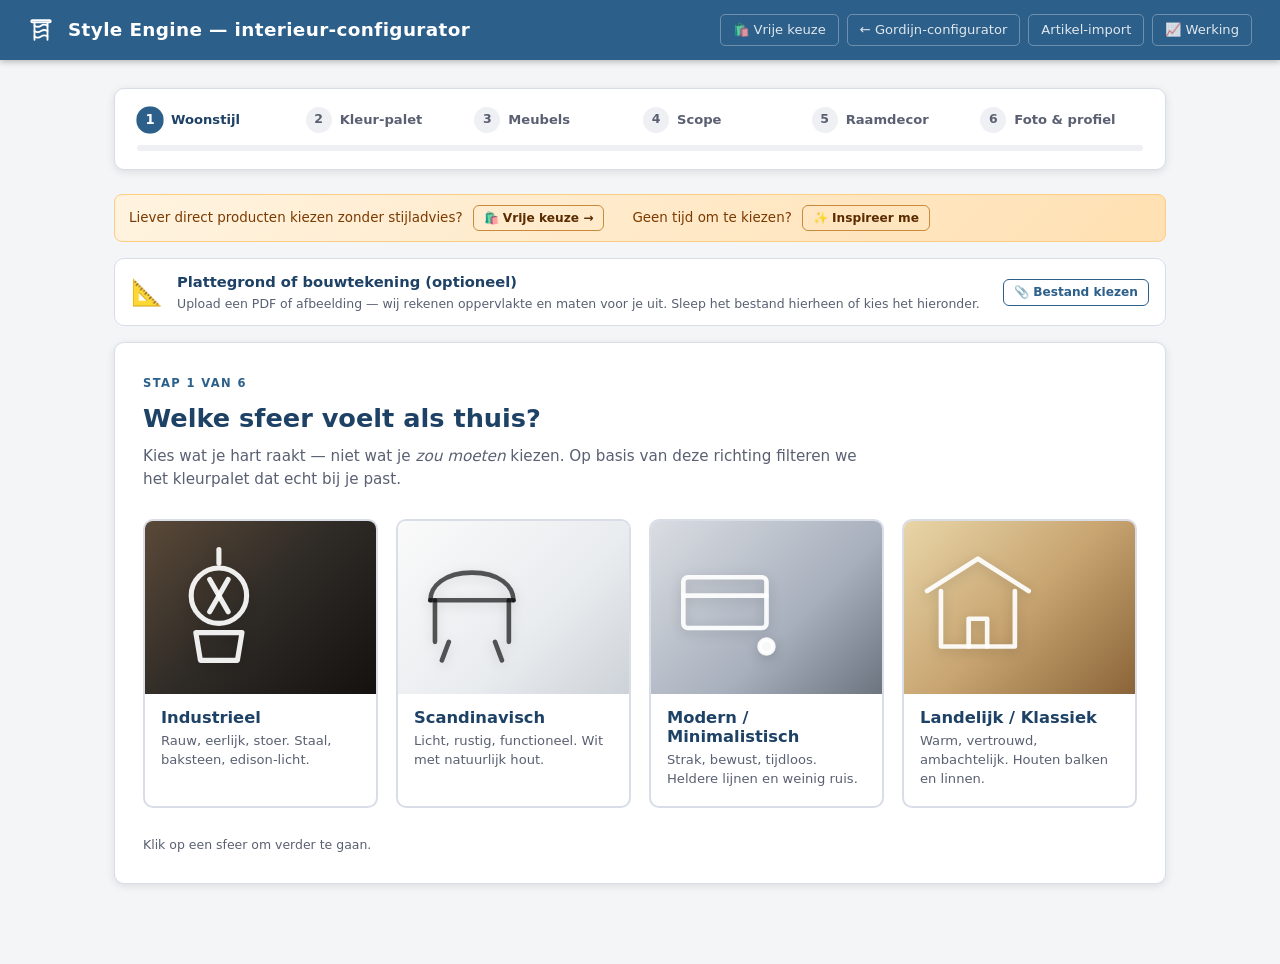
<file: style-configurator.html>
<!DOCTYPE html>
<html lang="nl">
<head>
  <meta charset="UTF-8" />
  <meta name="viewport" content="width=device-width, initial-scale=1.0" />
  <title>Style Engine — Interieur-configurator</title>
  <link rel="stylesheet" href="style-engine.css" />
  <style>
    /* ── Page-specifieke CSS voor Style Engine ────────────
       Alle gedeelde basis (header, btn, step, tile, upload-zone, toast,
       final-note, plan-upload, etc.) zit in style-engine.css. Hier alleen
       wat enkel op deze pagina voorkomt. */

    /* Stap 4: project-scope tegels — 6-staps progress bar (geen 3, 4 of 6
       default), gebruik unieke kolom-count. */
    .progress-row { grid-template-columns: repeat(6, 1fr); }

    /* Niet-passende plooi-opties krijgen een visueel anker (browsers
       respecteren beperkt CSS op <option>; de tekst wordt aangevuld in JS). */
    .opt-niet-geschikt { color: var(--warn); }

    /* ── Inspireer-banner (na Inspireer-me knop in stap 6) ── */
    .ai-suggest-banner {
      background: linear-gradient(135deg, #fff3e0 0%, #ffe0b2 100%);
      border: 1px solid #ffcc80; color: #7b3a00;
      padding: 12px 14px; border-radius: 8px;
      font-size: .85rem; margin-bottom: 18px;
      display: flex; align-items: center; gap: 10px;
    }

    /* ── Profile-summary (stap 6 — overzicht van keuzes) ── */
    .profile-summary {
      display: grid; grid-template-columns: repeat(auto-fit, minmax(180px, 1fr));
      gap: 12px; margin: 22px 0 18px;
    }
    .profile-item {
      background: var(--accent-lt); border: 1px solid var(--border);
      border-radius: 8px; padding: 12px 14px;
    }
    .profile-item .lbl {
      font-size: .68rem; font-weight: 700; text-transform: uppercase;
      letter-spacing: .08em; color: var(--accent); margin-bottom: 3px;
    }
    .profile-item .val { font-size: 1.05rem; font-weight: 700; color: var(--accent-dk); }
    .profile-item .sub { font-size: .76rem; color: var(--muted); }

    .copy-row { display: flex; gap: 10px; flex-wrap: wrap; margin-top: 12px; }

    /* Scope-grid in stap 4: zelfde tegel-stijl als stap 1/2/5. */
    .scope-grid {
      display: grid; grid-template-columns: repeat(auto-fit, minmax(240px, 1fr));
      gap: 16px;
    }

    /* ── Raam-card (stap 5 per ruimte/per raam) ──────────── */
    .room-card {
      background: var(--surface); border: 1px solid var(--border);
      border-radius: 10px; box-shadow: var(--shadow);
      padding: 18px 20px; margin-bottom: 16px;
    }
    .room-header { display: flex; align-items: center; gap: 10px; margin-bottom: 14px; }
    .room-header .badge {
      background: var(--accent); color: #fff; font-size: .72rem;
      font-weight: 700; padding: 3px 9px; border-radius: 12px;
      letter-spacing: .04em; text-transform: uppercase;
    }
    .room-header h3 { font-size: 1.05rem; color: var(--accent-dk); flex: 1; }
    .field-grid {
      display: grid; grid-template-columns: repeat(auto-fit, minmax(150px, 1fr));
      gap: 10px 14px; margin-bottom: 14px;
    }
    .field-grid label {
      font-size: .76rem; font-weight: 600; color: var(--muted);
      display: flex; flex-direction: column; gap: 4px;
    }
    .field-grid input, .field-grid select {
      font: inherit; padding: 7px 9px; border: 1px solid var(--border);
      border-radius: 5px; font-size: .85rem; background: #fff; color: var(--text);
    }

    /* ── Doel-klant chips (multi-select) ─────────────────── */
    .goal-chips { display: flex; flex-wrap: wrap; gap: 6px; margin-bottom: 14px; }
    .goal-chip {
      cursor: pointer; user-select: none;
      font-size: .78rem; font-weight: 600;
      padding: 6px 12px; border-radius: 18px;
      background: #f4f5f7; border: 1px solid var(--border);
      color: var(--muted); transition: all .15s;
    }
    .goal-chip:hover { border-color: var(--accent); color: var(--accent-dk); }
    .goal-chip.active { background: var(--accent); color: #fff; border-color: var(--accent); }

    /* ── Top-4 oplossing tegels ──────────────────────────── */
    .top4-grid {
      display: grid; grid-template-columns: repeat(auto-fit, minmax(180px, 1fr));
      gap: 10px; margin-bottom: 14px;
    }
    .top4-tile {
      cursor: pointer;
      background: var(--surface); border: 2px solid var(--border);
      border-radius: 8px; padding: 12px 14px;
      transition: border-color .15s, box-shadow .15s;
    }
    .top4-tile:hover { border-color: var(--accent); box-shadow: var(--shadow); }
    .top4-tile.selected { border-color: var(--success); box-shadow: 0 0 0 3px var(--success-lt); }
    .top4-tile .combo {
      font-size: .92rem; font-weight: 700; color: var(--accent-dk);
      margin-bottom: 4px;
    }
    .top4-tile .goals { font-size: .72rem; color: var(--muted); line-height: 1.4; }
    .top4-tile .kapstaal {
      margin-top: 8px; font-family: 'Courier New', monospace;
      font-size: .7rem; color: var(--accent);
      background: var(--accent-lt); padding: 2px 6px; border-radius: 3px;
      display: inline-block;
    }
    .top4-empty {
      padding: 14px; text-align: center; color: var(--muted);
      font-size: .85rem; background: #fafbfd; border: 1px dashed var(--border);
      border-radius: 6px; margin-bottom: 14px;
    }

    /* ── Advanced (collapsible) ──────────────────────────── */
    details.advanced {
      margin-top: 8px; border-top: 1px dashed var(--border); padding-top: 10px;
    }
    details.advanced > summary {
      cursor: pointer; font-size: .82rem; font-weight: 600;
      color: var(--accent); user-select: none; list-style: none; padding: 4px 0;
    }
    details.advanced > summary::-webkit-details-marker { display: none; }
    details.advanced > summary::before {
      content: '▸'; display: inline-block; margin-right: 6px;
      transition: transform .15s;
    }
    details.advanced[open] > summary::before { transform: rotate(90deg); }
  </style>
</head>
<body>

<header>
  <svg width="26" height="26" viewBox="0 0 24 24" fill="none" stroke="currentColor" stroke-width="1.7" stroke-linecap="round" stroke-linejoin="round">
    <rect x="3" y="3" width="18" height="2" rx="1"/>
    <line x1="6"  y1="5" x2="6"  y2="21"/>
    <line x1="18" y1="5" x2="18" y2="21"/>
    <path d="M6 8 Q9 10 12 8 Q15 6 18 8"/>
    <path d="M6 13 Q9 15 12 13 Q15 11 18 13"/>
    <path d="M6 18 Q9 20 12 18 Q15 16 18 18"/>
  </svg>
  <h1>Style Engine — interieur-configurator</h1>
  <nav>
    <a href="product-selector.html">🛍️ Vrije keuze</a>
    <a href="index.html">&larr; Gordijn-configurator</a>
    <a href="import.html">Artikel-import</a>
    <a href="werking.html" target="_blank" rel="noopener">📈 Werking</a>
  </nav>
</header>

<div class="page" id="top">

  <!-- ── Voortgang ── -->
  <div class="progress-wrap">
    <div class="progress-row" id="progressRow">
      <div class="progress-step active" data-step="1"><span class="num">1</span><span class="label">Woonstijl</span></div>
      <div class="progress-step"        data-step="2"><span class="num">2</span><span class="label">Kleur-palet</span></div>
      <div class="progress-step"        data-step="3"><span class="num">3</span><span class="label">Meubels</span></div>
      <div class="progress-step"        data-step="4"><span class="num">4</span><span class="label">Scope</span></div>
      <div class="progress-step"        data-step="5"><span class="num">5</span><span class="label">Raamdecor</span></div>
      <div class="progress-step"        data-step="6"><span class="num">6</span><span class="label">Foto &amp; profiel</span></div>
    </div>
    <div class="progress-bar"><div class="fill" id="progressFill"></div></div>
  </div>

  <div class="luck-bar">
    <span>Liever direct producten kiezen zonder stijladvies?</span>
    <a class="btn btn-ghost btn-sm" href="product-selector.html" style="text-decoration:none">🛍️ Vrije keuze →</a>
    <span style="width:8px"></span>
    <span>Geen tijd om te kiezen?</span>
    <button class="btn btn-outline btn-sm" id="btnInspireer" type="button">✨ Inspireer me</button>
  </div>

  <!-- Plattegrond / bouwtekening uploaden — wordt ingebed in de JSON-output
       zodat de adviseur er handmatige berekeningen op kan doen (oppervlakte,
       maten, posities). Optioneel; geen invloed op de stappen-flow. -->
  <div class="plan-upload" id="planUpload"></div>

  <!-- ── Step host (één step zichtbaar tegelijk) ── -->
  <div id="stepHost"></div>

</div>

<div class="toast" id="toast">Gekopieerd ✓</div>

<script>
// ============================================================
// STYLE ENGINE — Interieur-configurator
// Output: een gestructureerd JSON-profiel dat een externe image-to-image
// AI gebruikt om de woonkamerfoto van de klant in te vullen met meubels,
// kleuren en materialen die bij de gekozen stijl passen.
// ============================================================

// ── Datamodel ────────────────────────────────────────────────
const STYLES = [
  { id: 'Industrial',   label: 'Industrieel',
    sub: 'Rauw, eerlijk, stoer. Staal, baksteen, edison-licht.',
    bgClass: 'bg-industrial', iconColor: 'icon-light',
    tags: ['exposed brick walls', 'metal accents', 'concrete floor',
           'edison filament lighting', 'large factory windows'] },
  { id: 'Scandinavian', label: 'Scandinavisch',
    sub: 'Licht, rustig, functioneel. Wit met natuurlijk hout.',
    bgClass: 'bg-scandinavian', iconColor: 'icon-dark',
    tags: ['white walls', 'soft natural daylight', 'minimalist furniture',
           'clean lines', 'pale wood floor'] },
  { id: 'Modern',       label: 'Modern / Minimalistisch',
    sub: 'Strak, bewust, tijdloos. Heldere lijnen en weinig ruis.',
    bgClass: 'bg-modern', iconColor: 'icon-light',
    tags: ['clean architectural lines', 'minimal decor',
           'matte neutral walls', 'polished surfaces', 'recessed lighting'] },
  { id: 'Country',      label: 'Landelijk / Klassiek',
    sub: 'Warm, vertrouwd, ambachtelijk. Houten balken en linnen.',
    bgClass: 'bg-country', iconColor: 'icon-light',
    tags: ['exposed wooden ceiling beams', 'plastered walls',
           'linen textiles', 'antique brass details', 'cozy wool textures'] },
];

const PALETTES = [
  { id: 'Warm_Earth',    label: 'Warm & Geborgen',
    sub: 'Beige, taupe, crème, gerookt hout.',
    bgClass: 'bg-warm-earth', iconColor: 'icon-dark',
    tags: ['warm earth tones', 'cream and beige palette',
           'soft warm tungsten lighting', 'amber accents'] },
  { id: 'Cool_Fresh',    label: 'Koel & Fris',
    sub: 'Grijstinten, zacht wit, helder daglicht.',
    bgClass: 'bg-cool-fresh', iconColor: 'icon-dark',
    tags: ['cool grey tones', 'soft daylight', 'airy and bright',
           'subtle blue undertones'] },
  { id: 'Bold_Contrast', label: 'Krachtig Contrast',
    sub: 'Diepe antraciet, zwart, met heldere accenten.',
    bgClass: 'bg-bold-contrast', iconColor: 'icon-light',
    tags: ['deep anthracite walls', 'high contrast composition',
           'moody dramatic lighting', 'sharp light-dark accents'] },
  { id: 'Natural_Green', label: 'Natuurlijk',
    sub: 'Groen, oker en hout — direct uit de natuur.',
    bgClass: 'bg-natural-green', iconColor: 'icon-light',
    tags: ['sage and olive green tones', 'ochre accents',
           'natural plant elements', 'organic earthy palette'] },
];

// Stijl → toegestane paletten (3 van 4 — filtert er één uit die stilistisch
// niet past). De volgorde stuurt de tile-volgorde in stap 2.
const STYLE_PALETTES = {
  Industrial:   ['Bold_Contrast', 'Warm_Earth', 'Natural_Green'], // weg: Cool_Fresh
  Scandinavian: ['Cool_Fresh',    'Warm_Earth', 'Natural_Green'], // weg: Bold_Contrast
  Modern:       ['Cool_Fresh',    'Bold_Contrast', 'Warm_Earth'], // weg: Natural_Green
  Country:      ['Warm_Earth',    'Natural_Green', 'Bold_Contrast'], // weg: Cool_Fresh
};

// ── Project-scope tegels (stap 4 — multi-select) ────────────
// De gebruiker kiest één of meerdere transformatie-zones; Stap 5 (raamconfig)
// verschijnt alleen als 'window_decor' geselecteerd is.
const PROJECT_SCOPES = [
  { id: 'flooring',     label: 'Vloer',
    sub: 'Houten vloer, tegels, vinyl of tapijt — kleur en textuur die bij je stijl past.',
    bgClass: 'bg-warm-earth', iconColor: 'icon-dark', icon: 'flooring' },
  { id: 'window_decor', label: 'Raamdecoratie',
    sub: 'Gordijnen, jaloezieën, duettes of rolgordijnen — per raam advies.',
    bgClass: 'bg-cool-fresh', iconColor: 'icon-dark', icon: 'window_decor' },
  { id: 'wall',         label: 'Muur',
    sub: 'Behang, schilderwerk of accentmuur — kleur en textuur op de muren.',
    bgClass: 'bg-natural-green', iconColor: 'icon-light', icon: 'wall' },
  { id: 'furniture',    label: 'Meubelen',
    sub: 'Nieuwe bank, tafels of kasten die jouw stijl visueel verankeren.',
    bgClass: 'bg-bold-contrast', iconColor: 'icon-light', icon: 'furniture' },
];

// ── Meubel-types voor stap 3 ────────────────────────────────
const MEUBEL_TYPES = [
  'Bank', 'Eettafel', 'Eetkamerstoel', 'Salontafel', 'Kast', 'Dressoir',
  'Bed', 'Fauteuil', 'Bureau', 'TV-meubel', 'Vloerkleed', 'Anders',
];

// ── Doelen klant (raamdecoratie) — multi-select chips ───────
const RAAM_DOELEN = [
  { id: 'sfeer',         label: 'Sfeer' },
  { id: 'privacy',       label: 'Privacy' },
  { id: 'doorkijk',      label: 'Doorkijk wanneer dicht' },
  { id: 'hitte_uv',      label: 'Hitte & UV-bestendigheid' },
  { id: 'verduistering', label: '100% Verduistering' },
  { id: 'akoestiek',     label: 'Akoestiek' },
  { id: 'warmte',        label: 'Warmte-isolatie' },
  { id: 'inkijk',        label: 'Inkijk reguleren' },
];

// ── Oplossingen-matrix uit het bronbestand ──────────────────
// Vertaling van de spreadsheet "Oplossingen × Doel klant". Elke combinatie
// vermeldt welke producten erin zitten en welke klant-doelen ze afdekken.
// Bron-volgorde aangehouden; de filter-functie sorteert later op
// veelzijdigheid (aantal afgedekte doelen).
const RAAM_OPLOSSINGEN = [
  { id: 'inb_over_jal', combo: ['inbetween','overgordijn','jaloezie'],
    goals: ['sfeer','privacy','doorkijk','hitte_uv','verduistering','akoestiek','warmte','inkijk'] },
  { id: 'inb_over_due', combo: ['inbetween','overgordijn','duette'],
    goals: ['sfeer','privacy','hitte_uv','verduistering','akoestiek','warmte'] },
  { id: 'inb_over_rol', combo: ['inbetween','overgordijn','rolgordijn'],
    goals: ['sfeer','privacy','hitte_uv','verduistering','akoestiek','warmte'] },
  { id: 'inb_jal',      combo: ['inbetween','jaloezie'],
    goals: ['sfeer','privacy','doorkijk','hitte_uv','inkijk'] },
  { id: 'inb_due',      combo: ['inbetween','duette'],
    goals: ['sfeer','privacy','hitte_uv'] },
  { id: 'inb_rol',      combo: ['inbetween','rolgordijn'],
    goals: ['sfeer','privacy','hitte_uv'] },
  { id: 'over_jal',     combo: ['overgordijn','jaloezie'],
    goals: ['privacy','doorkijk','hitte_uv','verduistering','akoestiek','warmte','inkijk'] },
  { id: 'over_due_t',   combo: ['overgordijn','duette_transparant'],
    goals: ['sfeer','privacy','verduistering','akoestiek','warmte'] },
  { id: 'over_rol',     combo: ['overgordijn','rolgordijn'],
    goals: ['privacy','verduistering','akoestiek','warmte'] },
  { id: 'inb_over',     combo: ['inbetween','overgordijn'],
    goals: ['sfeer','privacy','verduistering','akoestiek','warmte'] },
  { id: 'jal',          combo: ['jaloezie'],
    goals: ['privacy','doorkijk','hitte_uv','inkijk'] },
  { id: 'due',          combo: ['duette'],
    goals: ['privacy','hitte_uv'] },
  { id: 'rol',          combo: ['rolgordijn'],
    goals: ['privacy','hitte_uv'] },
  { id: 'inb',          combo: ['inbetween'],
    goals: ['sfeer','privacy'] },
  { id: 'over',         combo: ['overgordijn'],
    goals: ['privacy','verduistering','akoestiek','warmte'] },
];

// Productlabels voor weergave + Kapstalen-ID code.
const PRODUCT_LABELS = {
  inbetween:           { label: 'Inbetween',       code: 'INB' },
  overgordijn:         { label: 'Overgordijn',     code: 'OG' },
  jaloezie:            { label: 'Jaloezie',        code: 'JAL' },
  duette:              { label: 'Duette',          code: 'DUE' },
  duette_transparant:  { label: 'Duette transparant', code: 'DUT' },
  rolgordijn:          { label: 'Rolgordijn',      code: 'ROL' },
};

// Kozijn-regels — sturen mounting-advies + waarschuwingen.
const KOZIJN_REGELS = {
  kunststof: { mag_boren: false, mounting: ['klem','ingespannen'],
    notice: 'Kunststof kozijn: niet boren — gebruik klem-bevestiging of ingespannen modellen. Raam draait meestal naar binnen.' },
  hout:      { mag_boren: true,  mounting: ['vrij','klem','ingespannen'],
    notice: 'Houten kozijn: boren toegestaan; raam draait meestal naar buiten — vrijhangende modellen mogelijk.' },
  alu:       { mag_boren: false, mounting: ['klem','ingespannen'],
    notice: 'Aluminium kozijn: niet boren — gebruik klem-bevestiging of ingespannen modellen.' },
};

// ── SVG-iconen — placeholders voor de tiles. Vervang of verwijder als je
// je eigen showroomfoto's gebruikt (dan render je een <img> in .tile-image
// in plaats van het SVG-icoon). ────────────────────────────────────────
const ICONS = {
  Industrial: `<svg viewBox="0 0 64 64" fill="none" stroke="currentColor" stroke-width="2.2" stroke-linecap="round" stroke-linejoin="round">
    <path d="M32 8v6"/><circle cx="32" cy="28" r="12"/>
    <path d="M28 21l8 14"/><path d="M36 21l-8 14"/>
    <path d="M22 44h20l-2 12H24z"/>
  </svg>`,
  Scandinavian: `<svg viewBox="0 0 64 64" fill="none" stroke="currentColor" stroke-width="2" stroke-linecap="round" stroke-linejoin="round">
    <path d="M14 30h36"/><path d="M16 30v18M48 30v18"/>
    <path d="M14 30c0-6 6-12 18-12s18 6 18 12"/>
    <path d="M22 48l-3 8M42 48l3 8"/>
  </svg>`,
  Modern: `<svg viewBox="0 0 64 64" fill="none" stroke="currentColor" stroke-width="2" stroke-linecap="round" stroke-linejoin="round">
    <rect x="14" y="20" width="36" height="22" rx="2"/>
    <path d="M14 28h36"/><circle cx="50" cy="50" r="3" fill="currentColor"/>
  </svg>`,
  Country: `<svg viewBox="0 0 64 64" fill="none" stroke="currentColor" stroke-width="2" stroke-linecap="round" stroke-linejoin="round">
    <path d="M10 26L32 12l22 14"/><path d="M16 26v24h32V26"/>
    <path d="M28 50v-12h8v12"/>
  </svg>`,

  Warm_Earth: `<svg viewBox="0 0 64 64" fill="none" stroke="currentColor" stroke-width="2" stroke-linecap="round" stroke-linejoin="round">
    <circle cx="32" cy="32" r="14"/><path d="M32 18v-6M32 52v-6M18 32h-6M52 32h-6"/>
  </svg>`,
  Cool_Fresh: `<svg viewBox="0 0 64 64" fill="none" stroke="currentColor" stroke-width="2" stroke-linecap="round" stroke-linejoin="round">
    <path d="M18 38c0-8 6-14 14-14s14 6 14 14"/><path d="M14 42h36"/>
    <path d="M22 50l-2 4M42 50l2 4M32 50v6"/>
  </svg>`,
  Bold_Contrast: `<svg viewBox="0 0 64 64" fill="none" stroke="currentColor" stroke-width="2" stroke-linecap="round" stroke-linejoin="round">
    <circle cx="32" cy="32" r="16"/><path d="M32 16a16 16 0 0 0 0 32" fill="currentColor"/>
  </svg>`,
  Natural_Green: `<svg viewBox="0 0 64 64" fill="none" stroke="currentColor" stroke-width="2" stroke-linecap="round" stroke-linejoin="round">
    <path d="M32 52V28"/><path d="M32 28c-8 0-14-4-14-12 8 0 14 4 14 12z"/>
    <path d="M32 34c8 0 14-4 14-12-8 0-14 4-14 12z"/>
  </svg>`,

  // Scope-iconen (stap 4)
  flooring: `<svg viewBox="0 0 64 64" fill="none" stroke="currentColor" stroke-width="2" stroke-linecap="round" stroke-linejoin="round">
    <path d="M8 22h48M8 32h48M8 42h48M8 52h48"/>
    <path d="M20 22v30M40 22v30"/>
  </svg>`,
  window_decor: `<svg viewBox="0 0 64 64" fill="none" stroke="currentColor" stroke-width="2" stroke-linecap="round" stroke-linejoin="round">
    <rect x="14" y="10" width="36" height="44" rx="2"/>
    <path d="M14 18h36M32 18v36M22 18v36M42 18v36"/>
  </svg>`,
  wall: `<svg viewBox="0 0 64 64" fill="none" stroke="currentColor" stroke-width="2" stroke-linecap="round" stroke-linejoin="round">
    <rect x="8" y="10" width="48" height="44"/>
    <path d="M8 24h48M8 38h48"/>
    <path d="M22 10v14M40 24v14M20 38v16"/>
  </svg>`,
  furniture: `<svg viewBox="0 0 64 64" fill="none" stroke="currentColor" stroke-width="2" stroke-linecap="round" stroke-linejoin="round">
    <path d="M10 30h44v18H10z"/>
    <path d="M14 30v-8a4 4 0 0 1 4-4h28a4 4 0 0 1 4 4v8"/>
    <path d="M14 48v6M50 48v6"/>
    <path d="M14 36h36"/>
  </svg>`,
};

// ── Lookup helpers ──────────────────────────────────────────
const styleById   = id => STYLES.find(s => s.id === id);
const paletteById = id => PALETTES.find(p => p.id === id);

// ── State ──────────────────────────────────────────────────
const state = {
  step: 1,
  style: null,
  palette: null,
  furniture: [],          // [{id, type, l, w, h, photoUrl}]
  projectScope: [],       // subset van ['flooring', 'window_decor', 'wall', 'furniture']
  windows: [],            // [{id, name, height, width, frame_material, ... goals[], chosenComboId}]
  photoFile: null,
  photoDataUrl: null,
  // Plattegrond / bouwtekening — optioneel; gaat als base64 mee in JSON zodat
  // de adviseur er maten / oppervlakte handmatig op kan uitrekenen.
  floorPlanFile: null,
  floorPlanDataUrl: null,
  aiSuggested: false,
};

// ── Filter-functie voor de oplossingen-matrix ───────────────
// @param {string[]} selectedGoals — id's uit RAAM_DOELEN.
// @returns sorted RAAM_OPLOSSINGEN: alleen combinaties die ALLE
//          geselecteerde doelen afdekken; meest veelzijdig eerst.
//
// TypeScript-equivalent voor AI-pipeline:
//   function filterRaamOplossingen(selectedGoals: string[]): RaamOplossing[]
function filterRaamOplossingen(selectedGoals) {
  if (!selectedGoals || selectedGoals.length === 0) {
    // Geen doelen → toon alle, gesorteerd op veelzijdigheid (meest gedekte doelen).
    return [...RAAM_OPLOSSINGEN].sort((a, b) => b.goals.length - a.goals.length);
  }
  return RAAM_OPLOSSINGEN
    .filter(o => selectedGoals.every(g => o.goals.includes(g)))
    .sort((a, b) => b.goals.length - a.goals.length);
}

// Genereer een Kapstalen-ID voor de showroom: STYLE-PALETTE-PRODUCTCODES-NR.
// Voorbeeld: KAP-IND-WE-INB-OG-DUE-001
function generateKapstalenId(styleId, paletteId, comboId, idx = 1) {
  const STY = (styleId || '???').slice(0, 3).toUpperCase();
  const PAL = (paletteId || '??').split('_').map(s => s[0]).join('').toUpperCase();
  const oplossing = RAAM_OPLOSSINGEN.find(o => o.id === comboId);
  const productCodes = oplossing
    ? oplossing.combo.map(p => PRODUCT_LABELS[p]?.code || p.toUpperCase().slice(0,3)).join('-')
    : '___';
  return `KAP-${STY}-${PAL}-${productCodes}-${String(idx).padStart(3, '0')}`;
}

// ── Furniture CRUD ──────────────────────────────────────────
function addFurniture() {
  state.furniture.push({
    id: 'f' + Date.now() + Math.floor(Math.random() * 1000),
    type: 'Bank', l: '', w: '', h: '', photoUrl: null,
  });
}
function removeFurniture(id) {
  state.furniture = state.furniture.filter(f => f.id !== id);
}

// ── Window CRUD ─────────────────────────────────────────────
function defaultWindow(idx = 1) {
  return {
    id: 'w' + Date.now() + Math.floor(Math.random() * 1000),
    name: `Raam ${idx}`,
    width: '', height: '',
    frame_material: 'kunststof',
    operable_type: 'vast',                 // vast | bewegend | beide
    mounting: 'in_de_dag',                 // in_de_dag | wand | plafond | kozijn
    goals: [],                             // [doel-id, ...]
    chosenComboId: null,
    // Advanced
    vol_muur: false,
    wens_verduistering: false,
    draaikiep: false,
    vent_rooster: 'onbekend',              // ja | nee | onbekend
    bediening: 'hand',                     // hand | electrisch | electrisch_accu
    inbouwdiepte: '',
    open_richting: 'vast',                 // vast | binnen | buiten
    hor_nodig: false,
  };
}
function addWindow() {
  state.windows.push(defaultWindow(state.windows.length + 1));
}
function removeWindow(id) {
  state.windows = state.windows.filter(w => w.id !== id);
}
function getWindow(id) { return state.windows.find(w => w.id === id); }

// Of de huidige scope window-decor inhoud heeft.
function scopeIncludesWindowDecor() {
  return Array.isArray(state.projectScope) && state.projectScope.includes('window_decor');
}

// ── Rendering helpers ──────────────────────────────────────
function $(sel) { return document.querySelector(sel); }
function el(tag, attrs = {}, html = '') {
  const n = document.createElement(tag);
  Object.entries(attrs).forEach(([k, v]) => {
    if (k === 'class') n.className = v;
    else if (k.startsWith('on')) n.addEventListener(k.slice(2), v);
    else n.setAttribute(k, v);
  });
  if (html) n.innerHTML = html;
  return n;
}
function escHtml(s) {
  return String(s ?? '').replace(/&/g,'&amp;').replace(/</g,'&lt;')
    .replace(/>/g,'&gt;').replace(/"/g,'&quot;');
}

// ── Plattegrond / bouwtekening upload (gedeeld pattern) ─────
// Compacte component bovenaan de pagina. Accepteert JPG/PNG/WEBP en PDF;
// slaat het bestand als base64 op in state.floorPlanDataUrl. Geen blokkade
// voor de stappen-flow — puur context voor de adviseur.
function setupPlanUpload() {
  const card = document.getElementById('planUpload');
  if (!card) return;
  ['dragenter','dragover'].forEach(ev =>
    card.addEventListener(ev, e => { e.preventDefault(); card.classList.add('dragover'); }));
  ['dragleave','drop'].forEach(ev =>
    card.addEventListener(ev, e => { e.preventDefault(); card.classList.remove('dragover'); }));
  card.addEventListener('drop', e => {
    if (e.dataTransfer.files.length) handleFloorPlan(e.dataTransfer.files[0]);
  });
  card.addEventListener('change', e => {
    if (e.target.matches('input[type="file"]') && e.target.files.length)
      handleFloorPlan(e.target.files[0]);
  });
  card.addEventListener('click', e => {
    if (e.target.id === 'planRemove') {
      state.floorPlanFile = null;
      state.floorPlanDataUrl = null;
      renderPlanUpload();
    }
  });
  renderPlanUpload();
}

function handleFloorPlan(file) {
  const isImage = file.type.startsWith('image/');
  const isPdf   = file.type === 'application/pdf';
  if (!isImage && !isPdf) {
    alert('Kies een afbeelding (JPG/PNG/WEBP) of een PDF.');
    return;
  }
  const MAX = 8 * 1024 * 1024;
  if (file.size > MAX && !confirm(`Plattegrond is ${(file.size/1024/1024).toFixed(1)} MB — base64 wordt erg groot. Toch insluiten?`)) return;
  const r = new FileReader();
  r.onload = ev => {
    state.floorPlanFile = file;
    state.floorPlanDataUrl = ev.target.result;
    renderPlanUpload();
  };
  r.readAsDataURL(file);
}

function renderPlanUpload() {
  const card = document.getElementById('planUpload');
  if (!card) return;
  if (!state.floorPlanFile) {
    card.classList.remove('has-file');
    card.innerHTML = `
      <span class="pu-icon">📐</span>
      <div class="pu-text">
        <div class="pu-title">Plattegrond of bouwtekening (optioneel)</div>
        <div class="pu-sub">Upload een PDF of afbeelding — wij rekenen oppervlakte en maten voor je uit. Sleep het bestand hierheen of kies het hieronder.</div>
      </div>
      <div class="pu-actions">
        <label class="btn btn-outline btn-sm">📎 Bestand kiezen
          <input type="file" accept="image/*,application/pdf">
        </label>
      </div>`;
    return;
  }
  const f = state.floorPlanFile;
  const sizeMB = (f.size/1024/1024).toFixed(2);
  const isImg = f.type.startsWith('image/');
  card.classList.add('has-file');
  card.innerHTML = `
    <div class="pu-thumb">${isImg ? `<img src="${escHtml(state.floorPlanDataUrl)}" alt="">` : '📄'}</div>
    <div class="pu-text">
      <div class="pu-title">${escHtml(f.name)} ✓</div>
      <div class="pu-sub">${escHtml(sizeMB)} MB · ${escHtml(f.type || 'onbekend')} · wordt meegestuurd in het profiel voor handmatige berekening.</div>
    </div>
    <div class="pu-actions">
      <label class="btn btn-outline btn-sm">Vervang
        <input type="file" accept="image/*,application/pdf">
      </label>
      <button class="btn btn-ghost btn-sm" type="button" id="planRemove">Verwijder</button>
    </div>`;
}

// Voortgangsbalk synchroniseren met state.step. Stap 5 (raamdecor) wordt
// gemarkeerd als 'skipped' wanneer de scope alleen vloer is.
function renderProgress() {
  const total = 6;
  $('#progressFill').style.width = ((state.step - 1) / (total - 1) * 100) + '%';
  // Stap 5 wordt overgeslagen als de scope is gezet (≥1) en window_decor er
  // niet bij zit. Bij niet-gezet scope blijft stap 5 in beeld als 'gewone'
  // toekomstige stap.
  const skipStep5 = state.projectScope.length > 0 && !scopeIncludesWindowDecor();
  document.querySelectorAll('.progress-step').forEach(node => {
    const n = parseInt(node.dataset.step, 10);
    node.classList.toggle('active',  n === state.step);
    node.classList.toggle('done',    n < state.step);
    node.classList.toggle('skipped', n === 5 && skipStep5);
  });
}

// Tile bouwen voor stijl/palet/materiaal — gedeelde renderer.
function renderTile(item, opts = {}) {
  const { selected, dimmed, onClick } = opts;
  const tile = el('button', {
    type: 'button',
    class: `tile ${selected ? 'selected' : ''} ${dimmed ? 'dimmed' : ''}`,
    'aria-pressed': selected ? 'true' : 'false',
    'data-id': item.id,
  });
  tile.style.textAlign = 'left';
  tile.innerHTML = `
    <!-- IMAGE-PLACEHOLDER ${escHtml(item.id)} — vervang door <img src="…" alt=""> voor showroomfoto -->
    <div class="tile-image ${item.bgClass}">
      <span class="${item.iconColor}">${ICONS[item.id] || ''}</span>
    </div>
    <div class="tile-body">
      <div class="tile-title">${escHtml(item.label)}</div>
      <div class="tile-sub">${escHtml(item.sub)}</div>
    </div>`;
  if (onClick) tile.addEventListener('click', () => onClick(item));
  return tile;
}

// ── STAP 1 — Woonstijl ─────────────────────────────────────
function renderStep1() {
  const host = $('#stepHost');
  host.innerHTML = '';
  const card = el('div', { class: 'step' });
  card.innerHTML = `
    <div class="step-eyebrow">Stap 1 van 6</div>
    <h2 class="step-title">Welke sfeer voelt als thuis?</h2>
    <p class="step-lead">Kies wat je hart raakt — niet wat je <em>zou moeten</em> kiezen.
       Op basis van deze richting filteren we het kleurpalet dat echt bij je past.</p>
    <div class="tiles" id="tilesStep1"></div>
    <div class="step-actions">
      <span style="font-size:.78rem;color:var(--muted)">Klik op een sfeer om verder te gaan.</span>
    </div>`;
  host.appendChild(card);
  const grid = card.querySelector('#tilesStep1');
  STYLES.forEach(s => {
    grid.appendChild(renderTile(s, {
      selected: state.style === s.id,
      onClick: chosen => {
        // Reset palet wanneer een andere stijl gekozen wordt — anders blijft
        // een palet hangen dat misschien niet meer past bij de nieuwe stijl.
        if (state.style !== chosen.id) state.palette = null;
        state.style = chosen.id;
        gotoStep(2);
      },
    }));
  });
}

// ── STAP 2 — Kleur-palet (gefilterd op stijl) ──────────────
function renderStep2() {
  const host = $('#stepHost');
  host.innerHTML = '';
  const styleObj = styleById(state.style);
  const allowed = STYLE_PALETTES[state.style] || PALETTES.map(p => p.id);

  const card = el('div', { class: 'step' });
  card.innerHTML = `
    <div class="step-eyebrow">Stap 2 van 6 · ${escHtml(styleObj.label)}</div>
    <h2 class="step-title">Welk palet spreekt je aan?</h2>
    <p class="step-lead">Bij <strong>${escHtml(styleObj.label.toLowerCase())}</strong> tonen we de kleurfamilies die het beste werken.
       Andere paletten blijven mogelijk, maar zijn afgezwakt — vertrouw op je eerste reactie.</p>
    <div class="tiles" id="tilesStep2"></div>
    <div class="step-actions">
      <button class="btn btn-ghost" type="button" id="back2">← Andere stijl kiezen</button>
      <span style="font-size:.78rem;color:var(--muted)">Klik op een palet om verder te gaan.</span>
    </div>`;
  host.appendChild(card);

  const grid = card.querySelector('#tilesStep2');
  // Eerst de toegelaten paletten in de gegeven volgorde, daarna afgezwakt de rest.
  const ordered = [
    ...allowed.map(id => paletteById(id)),
    ...PALETTES.filter(p => !allowed.includes(p.id)),
  ];
  ordered.forEach(p => {
    const isAllowed = allowed.includes(p.id);
    grid.appendChild(renderTile(p, {
      selected: state.palette === p.id,
      dimmed: !isAllowed,
      onClick: chosen => {
        if (!allowed.includes(chosen.id)) return;
        state.palette = chosen.id;
        gotoStep(3);
      },
    }));
  });
  card.querySelector('#back2').addEventListener('click', () => gotoStep(1));
}

// ── STAP 3 — Meubel inventarisatie ─────────────────────────
// Optionele lijst van meubels die de klant wil behouden. Foto + LxBxH
// helpen de AI in stap 6 om bestaande items in de transformatie te ontzien.
function renderStep3() {
  const host = $('#stepHost');
  host.innerHTML = '';

  const card = el('div', { class: 'step' });
  card.innerHTML = `
    <div class="step-eyebrow">Stap 3 van 6 · Inventarisatie</div>
    <h2 class="step-title">Welke meubels wil je behouden?</h2>
    <p class="step-lead">Voeg meubels toe die mee blijven — de AI past nieuwe vloer en raamdecoratie
       hierop aan zodat alles complimenteert. Geen meubels behouden? Sla deze stap gewoon over.</p>

    <div class="commerce-bias">
      💡 <strong>Tip:</strong> hoe scherper de afmetingen, hoe beter de adviseur de
      <em>nieuwe</em> producten kan afstemmen op wat blijft. Bank, salontafel en eettafel
      zijn meestal de visuele anker-punten.
    </div>

    <div class="furniture-list" id="furnitureList"></div>
    <button type="button" class="add-btn" id="addFurnitureBtn">+ Meubel toevoegen</button>

    <div class="step-actions">
      <button class="btn btn-ghost" type="button" id="back3">← Ander palet kiezen</button>
      <button class="btn btn-primary btn-lg" type="button" id="next3">Volgende →</button>
    </div>`;
  host.appendChild(card);
  renderFurnitureList();

  card.querySelector('#back3').addEventListener('click', () => gotoStep(2));
  card.querySelector('#next3').addEventListener('click', () => gotoStep(4));
  card.querySelector('#addFurnitureBtn').addEventListener('click', () => {
    addFurniture();
    renderFurnitureList();
  });
}

// Render alleen de meubel-lijst (sub-render zodat we niet de hele step
// opnieuw hoeven op te bouwen bij add/remove).
function renderFurnitureList() {
  const host = document.getElementById('furnitureList');
  if (!host) return;
  if (state.furniture.length === 0) {
    host.innerHTML = '<div class="top4-empty">Nog geen meubels toegevoegd. Klik hieronder om er één toe te voegen, of ga verder zonder.</div>';
    return;
  }
  host.innerHTML = '';
  state.furniture.forEach(f => {
    const item = el('div', { class: 'furniture-item' });
    item.innerHTML = `
      <label class="furniture-thumb" data-id="${escHtml(f.id)}">
        ${f.photoUrl
          ? `<img src="${escHtml(f.photoUrl)}" alt="${escHtml(f.type)}">`
          : '📦'}
        <input type="file" accept="image/*" />
      </label>
      <div class="furniture-fields">
        <label>Type
          <select data-field="type">
            ${MEUBEL_TYPES.map(t => `<option ${f.type === t ? 'selected' : ''}>${escHtml(t)}</option>`).join('')}
          </select>
        </label>
        <label>L (cm)<input type="number" min="0" step="1" value="${escHtml(f.l)}" data-field="l" /></label>
        <label>B (cm)<input type="number" min="0" step="1" value="${escHtml(f.w)}" data-field="w" /></label>
        <label>H (cm)<input type="number" min="0" step="1" value="${escHtml(f.h)}" data-field="h" /></label>
      </div>
      <button class="furniture-remove" type="button" data-action="remove">Verwijder</button>`;
    // Field updates.
    item.querySelectorAll('[data-field]').forEach(input => {
      input.addEventListener('change', e => {
        f[e.target.dataset.field] = e.target.value;
      });
    });
    // Photo upload.
    const photoInput = item.querySelector('.furniture-thumb input');
    photoInput.addEventListener('change', e => {
      const file = e.target.files[0];
      if (!file) return;
      const reader = new FileReader();
      reader.onload = ev => { f.photoUrl = ev.target.result; renderFurnitureList(); };
      reader.readAsDataURL(file);
    });
    item.querySelector('[data-action="remove"]').addEventListener('click', () => {
      removeFurniture(f.id);
      renderFurnitureList();
    });
    host.appendChild(item);
  });
}

// ── STAP 4 — Project scope (MULTI-select) ──────────────────
// De gebruiker kan één of meerdere transformatie-zones aanvinken. Stap 5
// is alleen relevant wanneer 'window_decor' geselecteerd is.
function renderStep4() {
  const host = $('#stepHost');
  host.innerHTML = '';

  const card = el('div', { class: 'step' });
  card.innerHTML = `
    <div class="step-eyebrow">Stap 4 van 6 · Productselectie</div>
    <h2 class="step-title">Wat wil je laten transformeren?</h2>
    <p class="step-lead">Kies <strong>één of meerdere</strong> zones waar de adviseur op mag focussen.
       Hoe meer zones je aanvinkt, hoe vollediger de visualisatie.</p>
    <div class="tiles scope-grid" id="tilesStep4"></div>
    <div class="step-actions">
      <button class="btn btn-ghost"   type="button" id="back4">← Meubels aanpassen</button>
      <button class="btn btn-primary btn-lg" type="button" id="next4" disabled>Volgende →</button>
    </div>
    <div style="font-size:.78rem;color:var(--muted);text-align:right;margin-top:6px" id="scopeHint">
      Selecteer minimaal één scope om verder te gaan.
    </div>`;
  host.appendChild(card);

  const grid    = card.querySelector('#tilesStep4');
  const nextBtn = card.querySelector('#next4');
  const hint    = card.querySelector('#scopeHint');

  function refreshSelection() {
    Array.from(grid.children).forEach(node => {
      const id = node.dataset.id;
      node.classList.toggle('selected', state.projectScope.includes(id));
    });
    nextBtn.disabled = state.projectScope.length === 0;
    hint.textContent = state.projectScope.length === 0
      ? 'Selecteer minimaal één scope om verder te gaan.'
      : `${state.projectScope.length} scope(s) geselecteerd — klik op Volgende.`;
  }

  PROJECT_SCOPES.forEach(s => {
    grid.appendChild(renderTile(s, {
      selected: state.projectScope.includes(s.id),
      onClick: chosen => {
        // Toggle de scope; minstens één blijft de eis voor doorgaan.
        if (state.projectScope.includes(chosen.id)) {
          state.projectScope = state.projectScope.filter(s => s !== chosen.id);
        } else {
          state.projectScope = [...state.projectScope, chosen.id];
        }
        // Default raam aanmaken zodra raamdecor erbij komt.
        if (scopeIncludesWindowDecor() && state.windows.length === 0) addWindow();
        refreshSelection();
      },
    }));
  });
  refreshSelection();

  card.querySelector('#back4').addEventListener('click', () => gotoStep(3));
  nextBtn.addEventListener('click', () => {
    // Skip stap 5 als raamdecor niet in scope zit.
    gotoStep(scopeIncludesWindowDecor() ? 5 : 6);
  });
}

// ── STAP 5 — Raamdecoratie per raam ────────────────────────
// Conditioneel: alleen wanneer scope window_decor of both is.
function renderStep5() {
  const host = $('#stepHost');
  host.innerHTML = '';
  if (!scopeIncludesWindowDecor()) {
    // Defensive: als scope flooring is, slaan we deze stap over.
    return gotoStep(6);
  }

  const card = el('div', { class: 'step' });
  card.innerHTML = `
    <div class="step-eyebrow">Stap 5 van 6 · Raamdecoratie</div>
    <h2 class="step-title">Configureer de ramen</h2>
    <p class="step-lead">Per raam bepaal je <strong>maten</strong>, <strong>kozijn</strong> en
       <strong>doelen</strong> (privacy, verduistering, akoestiek, …). Op basis van de oplossingen-matrix
       tonen we de Top 4 combinaties die jouw doelen afdekken.</p>

    <div id="windowsHost"></div>
    <button type="button" class="add-btn" id="addWindowBtn">+ Raam toevoegen</button>

    <div class="step-actions">
      <button class="btn btn-ghost"   type="button" id="back5">← Scope wijzigen</button>
      <button class="btn btn-primary btn-lg" type="button" id="next5">Volgende →</button>
    </div>`;
  host.appendChild(card);

  card.querySelector('#back5').addEventListener('click', () => gotoStep(4));
  card.querySelector('#next5').addEventListener('click', () => gotoStep(6));
  card.querySelector('#addWindowBtn').addEventListener('click', () => {
    addWindow(); renderWindowsHost();
  });

  renderWindowsHost();
}

// Sub-render: de lijst van raam-cards. We re-renderen alleen deze zodat
// open <details> en focus-state in andere stappen behouden blijven.
function renderWindowsHost() {
  const host = document.getElementById('windowsHost');
  if (!host) return;
  if (state.windows.length === 0) {
    host.innerHTML = '<div class="top4-empty">Geen ramen geconfigureerd. Klik hieronder om er één toe te voegen.</div>';
    return;
  }
  host.innerHTML = '';
  state.windows.forEach((w, idx) => host.appendChild(renderWindowCard(w, idx)));
}

function renderWindowCard(w, idx) {
  const card = el('div', { class: 'room-card' });
  const goalsByObj = id => RAAM_DOELEN.find(d => d.id === id);

  // Auto-warnings op basis van actuele waarden.
  const notices = [];
  if (w.frame_material && KOZIJN_REGELS[w.frame_material]) {
    notices.push({ icon: '⚠', text: KOZIJN_REGELS[w.frame_material].notice });
  }
  if (w.draaikiep) {
    notices.push({ icon: 'ℹ', text: 'Draaikiep raam: kies bij voorkeur Duette of Jaloezie met top-down/bottom-up bediening — geeft toegang tot raam zonder demontage.' });
  }
  if (w.wens_verduistering || (w.goals && w.goals.includes('verduistering'))) {
    notices.push({ icon: 'ℹ', text: 'Verduistering gewenst: bij overgordijn — geen Wave plooi, alleen verzwaringskoord of lock, geen onderzoom bij blackout-stof. Zonder blackout-stof: blackout voering toevoegen.' });
  }
  if (w.vol_muur) {
    notices.push({ icon: 'ℹ', text: 'Vol-muur aankleden: gordijnen volle muur, zonwering binnen "in de dag".' });
  }
  if (w.height && parseInt(w.height, 10) <= 1500) {
    notices.push({ icon: 'ℹ', text: 'Klein raam (≤ 1500 mm): bandhoogte 8 cm aanbevolen.' });
  }
  if (w.vent_rooster === 'ja') {
    notices.push({ icon: 'ℹ', text: 'Ventilatierooster aanwezig: kies bij Duette voor top-down/bottom-up bediening.' });
  }
  if (w.open_richting === 'binnen') {
    notices.push({ icon: 'ℹ', text: 'Raam draait naar binnen: gebruik ingespannen modellen, geen vrijhangende.' });
  }

  // Filter de Top 4 op basis van de gekozen doelen.
  const matches = filterRaamOplossingen(w.goals);
  const top4 = matches.slice(0, 4);

  card.innerHTML = `
    <div class="room-header">
      <span class="badge">Raam ${idx + 1}</span>
      <h3>${escHtml(w.name)}</h3>
      ${state.windows.length > 1
        ? `<button class="furniture-remove" type="button" data-action="remove-window">Verwijder raam</button>`
        : ''}
    </div>

    <div class="field-grid">
      <label>Naam<input type="text" data-field="name" value="${escHtml(w.name)}" /></label>
      <label>Hoogte (mm)<input type="number" min="0" step="10" data-field="height" value="${escHtml(w.height)}" placeholder="bijv. 2400" /></label>
      <label>Breedte (mm)<input type="number" min="0" step="10" data-field="width"  value="${escHtml(w.width)}"  placeholder="bijv. 1800" /></label>
      <label>Type raam
        <select data-field="operable_type">
          <option value="vast"      ${w.operable_type === 'vast'      ? 'selected' : ''}>Vast</option>
          <option value="bewegend"  ${w.operable_type === 'bewegend'  ? 'selected' : ''}>Bewegend</option>
          <option value="beide"     ${w.operable_type === 'beide'     ? 'selected' : ''}>Vast + bewegend</option>
        </select>
      </label>
      <label>Kozijn-materiaal
        <select data-field="frame_material">
          <option value="kunststof" ${w.frame_material === 'kunststof' ? 'selected' : ''}>Kunststof</option>
          <option value="hout"      ${w.frame_material === 'hout'      ? 'selected' : ''}>Hout</option>
          <option value="alu"       ${w.frame_material === 'alu'       ? 'selected' : ''}>Aluminium</option>
        </select>
      </label>
      <label>Montage
        <select data-field="mounting">
          <option value="in_de_dag" ${w.mounting === 'in_de_dag' ? 'selected' : ''}>In de dag</option>
          <option value="wand"      ${w.mounting === 'wand'      ? 'selected' : ''}>Wand op de dag</option>
          <option value="plafond"   ${w.mounting === 'plafond'   ? 'selected' : ''}>Plafond</option>
          <option value="kozijn"    ${w.mounting === 'kozijn'    ? 'selected' : ''}>Op het kozijn</option>
        </select>
      </label>
    </div>

    <div style="font-size:.82rem;font-weight:600;color:var(--accent-dk);margin-bottom:6px">Doel klant — wat moet dit raam doen?</div>
    <div class="goal-chips" data-goals-for="${escHtml(w.id)}">
      ${RAAM_DOELEN.map(d => `
        <span class="goal-chip ${w.goals.includes(d.id) ? 'active' : ''}" data-goal="${escHtml(d.id)}">${escHtml(d.label)}</span>
      `).join('')}
    </div>

    <div style="font-size:.82rem;font-weight:600;color:var(--accent-dk);margin-bottom:6px">
      Top ${top4.length || 0} aanbevolen combinaties
      ${w.goals.length > 0 ? `<span style="font-weight:400;color:var(--muted)">— gefilterd op: ${w.goals.map(g => escHtml(goalsByObj(g).label)).join(', ')}</span>` : ''}
    </div>
    <div class="top4-grid" data-top4-for="${escHtml(w.id)}">
      ${top4.length === 0
        ? '<div class="top4-empty">Geen combinatie dekt alle gekozen doelen samen. Verlaag het aantal doelen of kies minder strikte criteria.</div>'
        : top4.map(o => `
          <div class="top4-tile ${w.chosenComboId === o.id ? 'selected' : ''}" data-combo="${escHtml(o.id)}">
            <div class="combo">${o.combo.map(p => escHtml(PRODUCT_LABELS[p].label)).join(' + ')}</div>
            <div class="goals">Dekt: ${o.goals.map(g => escHtml(goalsByObj(g).label)).join(' · ')}</div>
            <span class="kapstaal">${escHtml(generateKapstalenId(state.style, state.palette, o.id, idx + 1))}</span>
          </div>
        `).join('')}
    </div>

    ${notices.map(n => `
      <div class="notice"><span class="icon">${n.icon}</span><span>${escHtml(n.text)}</span></div>
    `).join('')}

    <details class="advanced">
      <summary>Geavanceerde raam-eigenschappen</summary>
      <div class="field-grid" style="margin-top:10px">
        <label><input type="checkbox" data-field="vol_muur" ${w.vol_muur ? 'checked' : ''}> Vol-muur aankleden</label>
        <label><input type="checkbox" data-field="wens_verduistering" ${w.wens_verduistering ? 'checked' : ''}> Wens verduistering</label>
        <label><input type="checkbox" data-field="draaikiep" ${w.draaikiep ? 'checked' : ''}> Draai-/kiepraam</label>
        <label><input type="checkbox" data-field="hor_nodig" ${w.hor_nodig ? 'checked' : ''}> Hor nodig</label>
        <label>Bediening
          <select data-field="bediening">
            <option value="hand"             ${w.bediening === 'hand'             ? 'selected' : ''}>Hand</option>
            <option value="electrisch"       ${w.bediening === 'electrisch'       ? 'selected' : ''}>Elektrisch</option>
            <option value="electrisch_accu"  ${w.bediening === 'electrisch_accu'  ? 'selected' : ''}>Elektrisch (accu)</option>
          </select>
        </label>
        <label>Inbouwdiepte (mm)<input type="number" min="0" step="5" data-field="inbouwdiepte" value="${escHtml(w.inbouwdiepte)}" placeholder="bijv. 75" /></label>
        <label>Open-richting
          <select data-field="open_richting">
            <option value="vast"   ${w.open_richting === 'vast'   ? 'selected' : ''}>Vast</option>
            <option value="binnen" ${w.open_richting === 'binnen' ? 'selected' : ''}>Naar binnen</option>
            <option value="buiten" ${w.open_richting === 'buiten' ? 'selected' : ''}>Naar buiten</option>
          </select>
        </label>
        <label>Ventilatierooster
          <select data-field="vent_rooster">
            <option value="onbekend" ${w.vent_rooster === 'onbekend' ? 'selected' : ''}>Onbekend</option>
            <option value="ja"       ${w.vent_rooster === 'ja'       ? 'selected' : ''}>Ja</option>
            <option value="nee"      ${w.vent_rooster === 'nee'      ? 'selected' : ''}>Nee</option>
          </select>
        </label>
      </div>
    </details>
  `;

  // Field updates → re-render alleen deze raam-card zodat de matched
  // matrix-suggesties + notices live meeveranderen.
  card.querySelectorAll('[data-field]').forEach(input => {
    input.addEventListener('change', () => {
      const key = input.dataset.field;
      w[key] = input.type === 'checkbox' ? input.checked : input.value;
      // Volledig opnieuw renderen voor het juiste effect (matrix + notices + chips).
      renderWindowsHost();
    });
  });

  // Goal-chips toggle (multi-select).
  card.querySelectorAll('[data-goal]').forEach(chip => {
    chip.addEventListener('click', () => {
      const id = chip.dataset.goal;
      if (w.goals.includes(id)) w.goals = w.goals.filter(g => g !== id);
      else w.goals = [...w.goals, id];
      renderWindowsHost();
    });
  });

  // Top 4 combinatie kiezen.
  card.querySelectorAll('[data-combo]').forEach(t => {
    t.addEventListener('click', () => {
      w.chosenComboId = t.dataset.combo;
      renderWindowsHost();
    });
  });

  // Verwijder-knop (alleen bij ≥ 2 ramen).
  const removeBtn = card.querySelector('[data-action="remove-window"]');
  if (removeBtn) {
    removeBtn.addEventListener('click', () => {
      removeWindow(w.id); renderWindowsHost();
    });
  }

  return card;
}

// ── STAP 6 — Foto-upload + JSON output ─────────────────────
// (Materiaal-keuze is bewust verwijderd: de visualizer-API van Kevin werkt
//  op style_id + color_palette_id; materialen worden door zijn model zelf
//  afgeleid uit de gekozen stijl.)
function renderStep6() {
  const host = $('#stepHost');
  host.innerHTML = '';
  const styleObj   = styleById(state.style);
  const paletteObj = paletteById(state.palette);

  const card = el('div', { class: 'step' });
  card.innerHTML = `
    <div class="step-eyebrow">Stap 6 van 6 · Style profile</div>
    <h2 class="step-title">Upload je foto — en zie hoe de AI je woonkamer invult</h2>
    <p class="step-lead">Upload een foto van de huidige woonruimte. We genereren een Style Profile (JSON)
       met je keuzes en prompt-tags voor de AI-visualizer.</p>

    ${state.aiSuggested ? `
      <div class="ai-suggest-banner">
        <span style="font-size:1.4rem">✨</span>
        <span><b>Inspireer me</b> — we hebben een combinatie voor je gekozen op basis van wat veelgevraagd is.
              Niet enthousiast? <a href="#" id="resetAi" style="color:var(--accent-dk);text-decoration:underline">handmatig opnieuw kiezen</a>.</span>
      </div>` : ''}

    <div class="profile-summary">
      <div class="profile-item">
        <div class="lbl">Woonstijl</div>
        <div class="val">${escHtml(styleObj.label)}</div>
        <div class="sub">${escHtml(styleObj.sub)}</div>
      </div>
      <div class="profile-item">
        <div class="lbl">Kleur-palet</div>
        <div class="val">${escHtml(paletteObj.label)}</div>
        <div class="sub">${escHtml(paletteObj.sub)}</div>
      </div>
    </div>

    <label class="upload-zone" id="dropZone">
      <input type="file" id="photoInput" accept="image/*" />
      <div class="icon">📷</div>
      <div class="title" id="dropTitle">Sleep een foto hierheen of klik om te kiezen</div>
      <div class="hint" id="dropHint">JPG, PNG of WEBP — bij voorkeur 1500px breed of meer</div>
    </label>

    <div id="photoPreviewWrap" style="display:none">
      <div class="photo-preview">
        <img id="photoImg" alt="Geüploade foto" />
        <div class="photo-meta" id="photoMeta"></div>
      </div>
    </div>

    <div class="step-actions">
      <button class="btn btn-ghost"   type="button" id="back6">← Vorige stap</button>
      <button class="btn btn-success btn-lg" type="button" id="genJson" disabled>✓ Genereer Style Profile</button>
    </div>

    <div id="jsonWrap" style="display:none;margin-top:24px">
      <h3 style="font-size:1rem;color:var(--accent-dk);margin-bottom:8px">Style Profile (JSON)</h3>
      <p style="font-size:.82rem;color:var(--muted);margin-bottom:8px">
        Wordt verstuurd naar de AI-visualizer-API met <code>style_id</code> en <code>color_palette_id</code>.
      </p>
      <pre class="json-out" id="jsonOut"></pre>
      <div class="copy-row">
        <button class="btn btn-primary" type="button" id="copyJson">📋 Kopieer JSON</button>
        <button class="btn btn-outline" type="button" id="downloadJson">⬇ Download JSON</button>
        <button class="btn btn-ghost"   type="button" id="resetAll">↺ Opnieuw beginnen</button>
      </div>

      <!-- Afsluitende boodschap die de gebruiker doorverwijst naar een Lab21-adviseur. -->
      <div class="final-note" id="finalNote">
        <span class="final-note-icon">✨</span>
        <div>
          <div class="final-note-title">Je persoonlijke stijl is vertaald naar jouw ruimte.</div>
          <div class="final-note-body">Vraag nu een van onze adviseurs voor de fysieke stalen van dit ontwerp.</div>
        </div>
      </div>
    </div>`;
  host.appendChild(card);

  // ── Listeners ─────────────────────────────────────────
  // Back-knop: terug naar stap 5 als raamdecor in scope, anders naar stap 4.
  card.querySelector('#back6').addEventListener('click', () => {
    gotoStep(scopeIncludesWindowDecor() ? 5 : 4);
  });

  const dropZone = card.querySelector('#dropZone');
  const fileInput = card.querySelector('#photoInput');
  const genBtn = card.querySelector('#genJson');

  ['dragenter','dragover'].forEach(ev =>
    dropZone.addEventListener(ev, e => { e.preventDefault(); dropZone.classList.add('dragover'); }));
  ['dragleave','drop'].forEach(ev =>
    dropZone.addEventListener(ev, e => { e.preventDefault(); dropZone.classList.remove('dragover'); }));
  dropZone.addEventListener('drop', e => {
    if (e.dataTransfer.files.length) handlePhoto(e.dataTransfer.files[0]);
  });
  fileInput.addEventListener('change', e => {
    if (e.target.files.length) handlePhoto(e.target.files[0]);
  });

  genBtn.addEventListener('click', () => {
    const json = buildStyleProfile();
    showJson(json);
  });

  if (state.aiSuggested) {
    const resetAi = card.querySelector('#resetAi');
    if (resetAi) resetAi.addEventListener('click', e => {
      e.preventDefault();
      state.aiSuggested = false;
      gotoStep(1);
    });
  }

  // Restore vorige foto-keuze (bij terugnavigatie naar stap 6).
  if (state.photoDataUrl) showPhotoPreview();
}

// Foto inlezen, valideren, en als data-URL in state opslaan.
function handlePhoto(file) {
  if (!file || !file.type.startsWith('image/')) {
    alert('Kies een afbeeldingsbestand (JPG / PNG / WEBP).');
    return;
  }
  const MAX = 8 * 1024 * 1024; // 8 MB — boven dit is base64 te zwaar voor JSON copy/paste.
  if (file.size > MAX) {
    if (!confirm(`Deze foto is ${(file.size / 1024 / 1024).toFixed(1)} MB — base64 wordt erg groot. Toch doorgaan?`)) return;
  }
  const reader = new FileReader();
  reader.onload = ev => {
    state.photoFile = file;
    state.photoDataUrl = ev.target.result;
    showPhotoPreview();
    document.getElementById('genJson').disabled = false;
  };
  reader.readAsDataURL(file);
}

function showPhotoPreview() {
  const wrap = document.getElementById('photoPreviewWrap');
  const img = document.getElementById('photoImg');
  const meta = document.getElementById('photoMeta');
  if (!wrap || !state.photoDataUrl) return;
  img.src = state.photoDataUrl;
  const f = state.photoFile;
  const sizeMB = f ? (f.size / 1024 / 1024).toFixed(2) : '?';
  meta.innerHTML = `
    <div class="row"><span>Bestand</span><b>${escHtml(f ? f.name : 'foto')}</b></div>
    <div class="row"><span>Grootte</span><b>${escHtml(sizeMB)} MB</b></div>
    <div class="row"><span>Type</span><b>${escHtml(f ? f.type : '—')}</b></div>
    <div class="row" style="border-top:1px dashed var(--border);margin-top:8px;padding-top:8px;color:var(--muted);font-size:.78rem">
      De foto wordt als <code>base64</code> in het Style Profile JSON ingebed
      zodat het bestand zelfstandig naar de AI gaat.
    </div>`;
  wrap.style.display = '';
  document.getElementById('dropTitle').textContent = 'Foto klaar — klik om te vervangen';
  document.getElementById('dropHint').textContent  = state.photoFile ? state.photoFile.name : '';
  // Genereer-knop activeren als de foto al in state zat (bv. bij terug-navigatie).
  const genBtn = document.getElementById('genJson');
  if (genBtn) genBtn.disabled = false;
}

// ── Style profile (JSON output) ─────────────────────────
// Sleutel-namen volgen Kevin's AI-visualizer-API: style_id + color_palette_id
// zijn de primaire inputs; project_scope, existing_furniture en window_specs
// per raam zijn de uitbreiding voor het volledige interieur-advies.
function buildStyleProfile() {
  const styleObj   = styleById(state.style);
  const paletteObj = paletteById(state.palette);

  // Project-scope is al een array (multi-select) — direct doorgeven.
  const scopeArr = [...state.projectScope];

  // Behouden meubels — alleen velden met inhoud.
  const existing_furniture = state.furniture
    .filter(f => f.type || f.l || f.w || f.h || f.photoUrl)
    .map(f => ({
      type: f.type,
      dimensions: { l: parseInt(f.l, 10) || null, w: parseInt(f.w, 10) || null, h: parseInt(f.h, 10) || null },
      image_url: f.photoUrl || null,
    }));

  // Per-raam specs — alleen als raamdecor in scope.
  const window_specs = scopeIncludesWindowDecor() ? state.windows.map((w, idx) => {
    const oplossing = w.chosenComboId
      ? RAAM_OPLOSSINGEN.find(o => o.id === w.chosenComboId)
      : null;
    return {
      name: w.name,
      dimensions: { width: parseInt(w.width, 10) || null, height: parseInt(w.height, 10) || null },
      frame_material: w.frame_material,
      operable_type:  w.operable_type,
      mounting:       w.mounting,
      function_goals: w.goals,
      suggested_products: oplossing ? oplossing.combo : [],
      kapstalen_id: oplossing ? generateKapstalenId(state.style, state.palette, oplossing.id, idx + 1) : null,
      advanced: {
        vol_muur: w.vol_muur,
        wens_verduistering: w.wens_verduistering,
        draaikiep: w.draaikiep,
        vent_rooster: w.vent_rooster,
        bediening: w.bediening,
        inbouwdiepte: parseInt(w.inbouwdiepte, 10) || null,
        open_richting: w.open_richting,
        hor_nodig: w.hor_nodig,
      },
    };
  }) : [];

  // Tags: stijl + palet samengevoegd, doublures verwijderd.
  const tags = [...styleObj.tags, ...paletteObj.tags];
  const uniqueTags = Array.from(new Set(tags));

  // Plattegrond/bouwtekening — alleen aanwezig als de klant er één geüpload heeft.
  const floor_plan = state.floorPlanFile ? {
    filename: state.floorPlanFile.name,
    mime_type: state.floorPlanFile.type,
    size_bytes: state.floorPlanFile.size,
    data_url: state.floorPlanDataUrl,
  } : null;

  return {
    style_id: state.style,
    color_palette_id: state.palette,
    project_scope: scopeArr,
    existing_furniture,
    window_specs,
    floor_plan,
    customer_photo_url: state.photoDataUrl,
    ai_prompt_tags: uniqueTags,
    meta: {
      style_label: styleObj.label,
      palette_label: paletteObj.label,
      ai_suggested: state.aiSuggested,
      furniture_count: existing_furniture.length,
      window_count: window_specs.length,
      has_floor_plan: !!floor_plan,
      generated_at: new Date().toISOString(),
    },
  };
}

// JSON renderen met basis syntax-highlight, en data-URL truncated voor leesbaarheid.
function showJson(profile) {
  const wrap = document.getElementById('jsonWrap');
  const out = document.getElementById('jsonOut');
  // Voor de UI: data-URLs (foto + plattegrond) afkappen op 60 chars + "[…+ N bytes]"
  // zodat het scherm leesbaar blijft. Volledige base64 blijft in de download.
  const display = JSON.parse(JSON.stringify(profile));
  if (display.customer_photo_url && display.customer_photo_url.length > 100) {
    const full = display.customer_photo_url;
    display.customer_photo_url = `${full.slice(0, 60)}…[+${full.length - 60} bytes base64]`;
  }
  if (display.floor_plan && display.floor_plan.data_url && display.floor_plan.data_url.length > 100) {
    const full = display.floor_plan.data_url;
    display.floor_plan.data_url = `${full.slice(0, 60)}…[+${full.length - 60} bytes base64]`;
  }
  out.innerHTML = highlightJson(JSON.stringify(display, null, 2));
  wrap.style.display = '';
  // Knoppen wiren — eenmalig.
  document.getElementById('copyJson').onclick = () => copyJson(profile);
  document.getElementById('downloadJson').onclick = () => downloadJson(profile);
  document.getElementById('resetAll').onclick = resetAll;
  wrap.scrollIntoView({ behavior: 'smooth', block: 'start' });
}

// Minimale JSON-highlighter — kleurt keys/strings/numbers/booleans.
function highlightJson(str) {
  return escHtml(str)
    .replace(/(&quot;[^&]*?&quot;)(\s*:)/g, '<span class="k">$1</span>$2')
    .replace(/:\s*(&quot;[^&]*?&quot;)/g, ': <span class="s">$1</span>')
    .replace(/:\s*(true|false|null)/g, ': <span class="b">$1</span>')
    .replace(/:\s*(-?\d+(\.\d+)?)/g, ': <span class="n">$1</span>');
}

function copyJson(profile) {
  const text = JSON.stringify(profile, null, 2);
  navigator.clipboard.writeText(text).then(showToast).catch(() => {
    // Fallback voor oudere browsers.
    const ta = document.createElement('textarea');
    ta.value = text; document.body.appendChild(ta);
    ta.select(); document.execCommand('copy');
    document.body.removeChild(ta); showToast();
  });
}

function downloadJson(profile) {
  const text = JSON.stringify(profile, null, 2);
  const blob = new Blob([text], { type: 'application/json' });
  const url = URL.createObjectURL(blob);
  const a = document.createElement('a');
  a.href = url;
  a.download = `style_profile_${profile.style_id}_${profile.color_palette_id}.json`;
  a.click();
  // Korte vertraging zodat de download daadwerkelijk start vóór de URL ingetrokken wordt.
  setTimeout(() => URL.revokeObjectURL(url), 1000);
}

function showToast(msg = 'Gekopieerd ✓') {
  const t = document.getElementById('toast');
  t.textContent = msg;
  t.classList.add('show');
  clearTimeout(t._tid);
  t._tid = setTimeout(() => t.classList.remove('show'), 1600);
}

// ── "Inspireer me" — automatisch een geldig profiel kiezen ──
// Vult stijl + palet + scope=both + één raam met privacy/sfeer/akoestiek,
// en kiest gelijk de eerste matching combinatie. Springt naar stap 6.
function inspireerMe() {
  const POPULAR = [
    { style: 'Industrial',   palette: 'Warm_Earth' },
    { style: 'Industrial',   palette: 'Bold_Contrast' },
    { style: 'Scandinavian', palette: 'Warm_Earth' },
    { style: 'Scandinavian', palette: 'Cool_Fresh' },
    { style: 'Modern',       palette: 'Cool_Fresh' },
    { style: 'Modern',       palette: 'Bold_Contrast' },
    { style: 'Country',      palette: 'Warm_Earth' },
    { style: 'Country',      palette: 'Natural_Green' },
  ];
  const pick = POPULAR[Math.floor(Math.random() * POPULAR.length)];
  state.style        = pick.style;
  state.palette      = pick.palette;
  // Volledige metamorfose: vloer + raamdecor + meubelen.
  state.projectScope = ['flooring', 'window_decor', 'furniture'];
  // Eén voorbeeld-raam zodat de JSON niet leeg is voor window_decor.
  if (state.windows.length === 0) addWindow();
  const w = state.windows[0];
  w.height = '2400'; w.width = '1800';
  w.frame_material = 'kunststof';
  w.goals = ['privacy', 'sfeer', 'akoestiek'];
  // Eerste matching combinatie selecteren.
  const top = filterRaamOplossingen(w.goals);
  if (top.length > 0) w.chosenComboId = top[0].id;
  state.aiSuggested = true;
  gotoStep(6);
}

// ── Navigatie ──────────────────────────────────────────────
// Stap 5 wordt automatisch overgeslagen wanneer scope alleen 'flooring' is.
function gotoStep(n) {
  // Vooruit: voorwaarden bekijken. Achteruit: altijd toegestaan.
  if (n > 1 && !state.style)                  n = 1;
  if (n > 2 && !state.palette)                n = 2;
  if (n > 4 && state.projectScope.length === 0) n = 4;
  // Auto-skip stap 5 bij scope flooring-only.
  if (n === 5 && !scopeIncludesWindowDecor()) n = state.step < 5 ? 6 : 4;

  state.step = n;
  renderProgress();
  if (n === 1) renderStep1();
  if (n === 2) renderStep2();
  if (n === 3) renderStep3();
  if (n === 4) renderStep4();
  if (n === 5) renderStep5();
  if (n === 6) renderStep6();
  window.scrollTo({ top: 0, behavior: 'smooth' });
}

function resetAll() {
  state.step = 1;
  state.style = state.palette = null;
  state.projectScope = [];
  state.furniture = [];
  state.windows = [];
  state.photoFile = state.photoDataUrl = null;
  state.floorPlanFile = state.floorPlanDataUrl = null;
  state.aiSuggested = false;
  renderPlanUpload();
  gotoStep(1);
}

// ── Init ───────────────────────────────────────────────────
document.getElementById('btnInspireer').addEventListener('click', inspireerMe);
setupPlanUpload();
gotoStep(1);
</script>
</body>
</html>
</file>
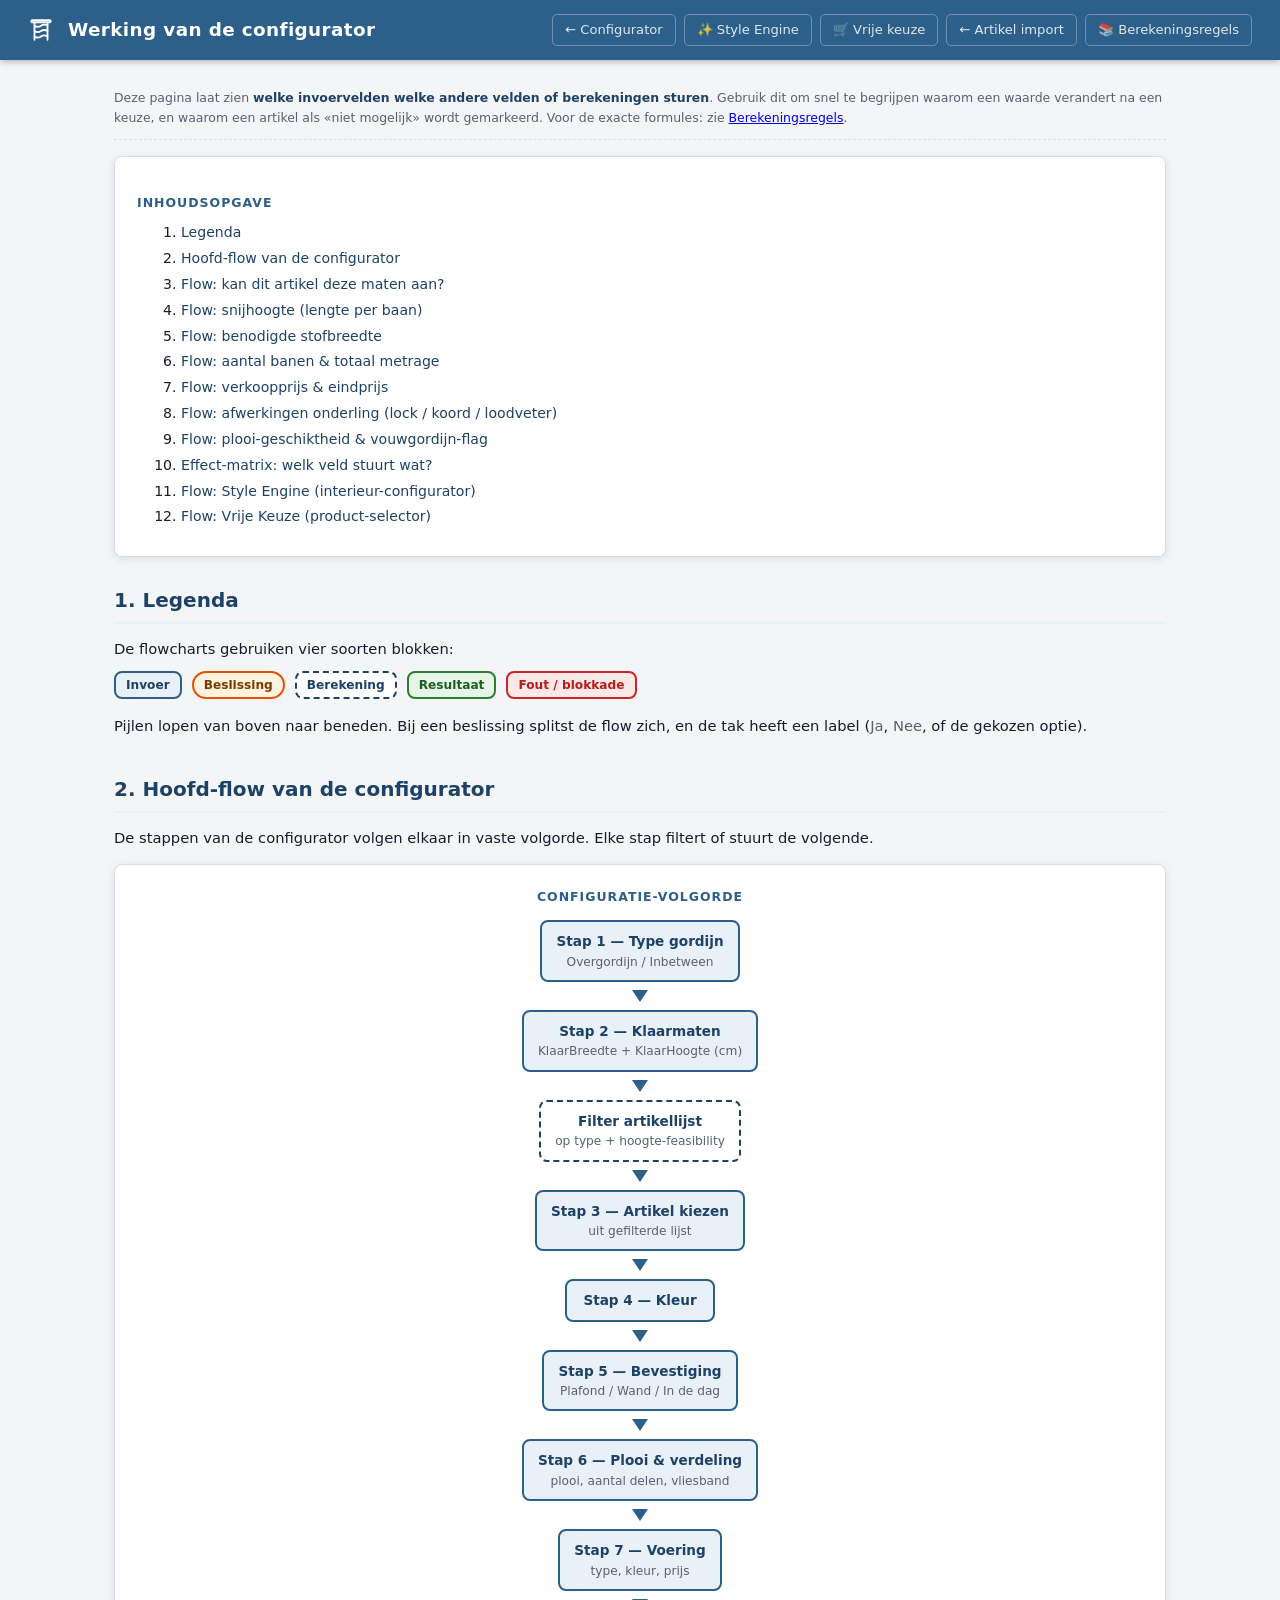
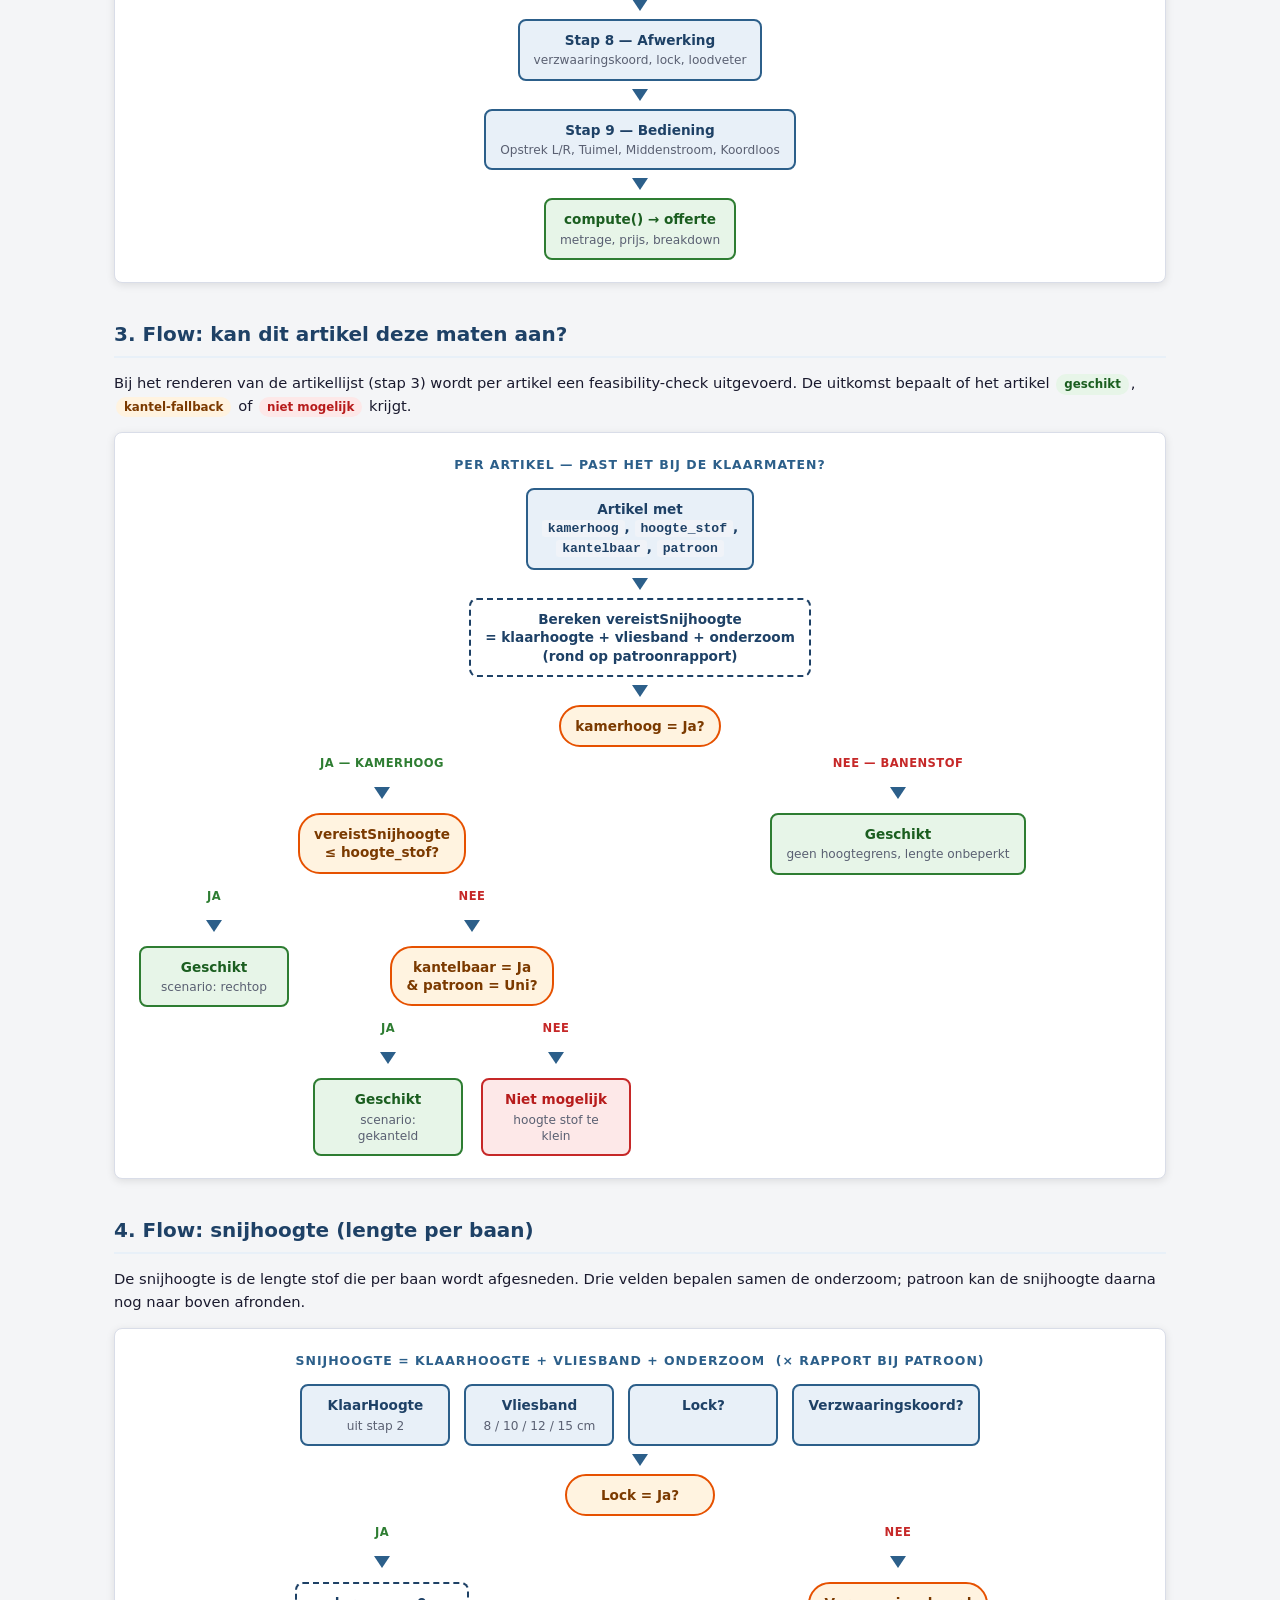
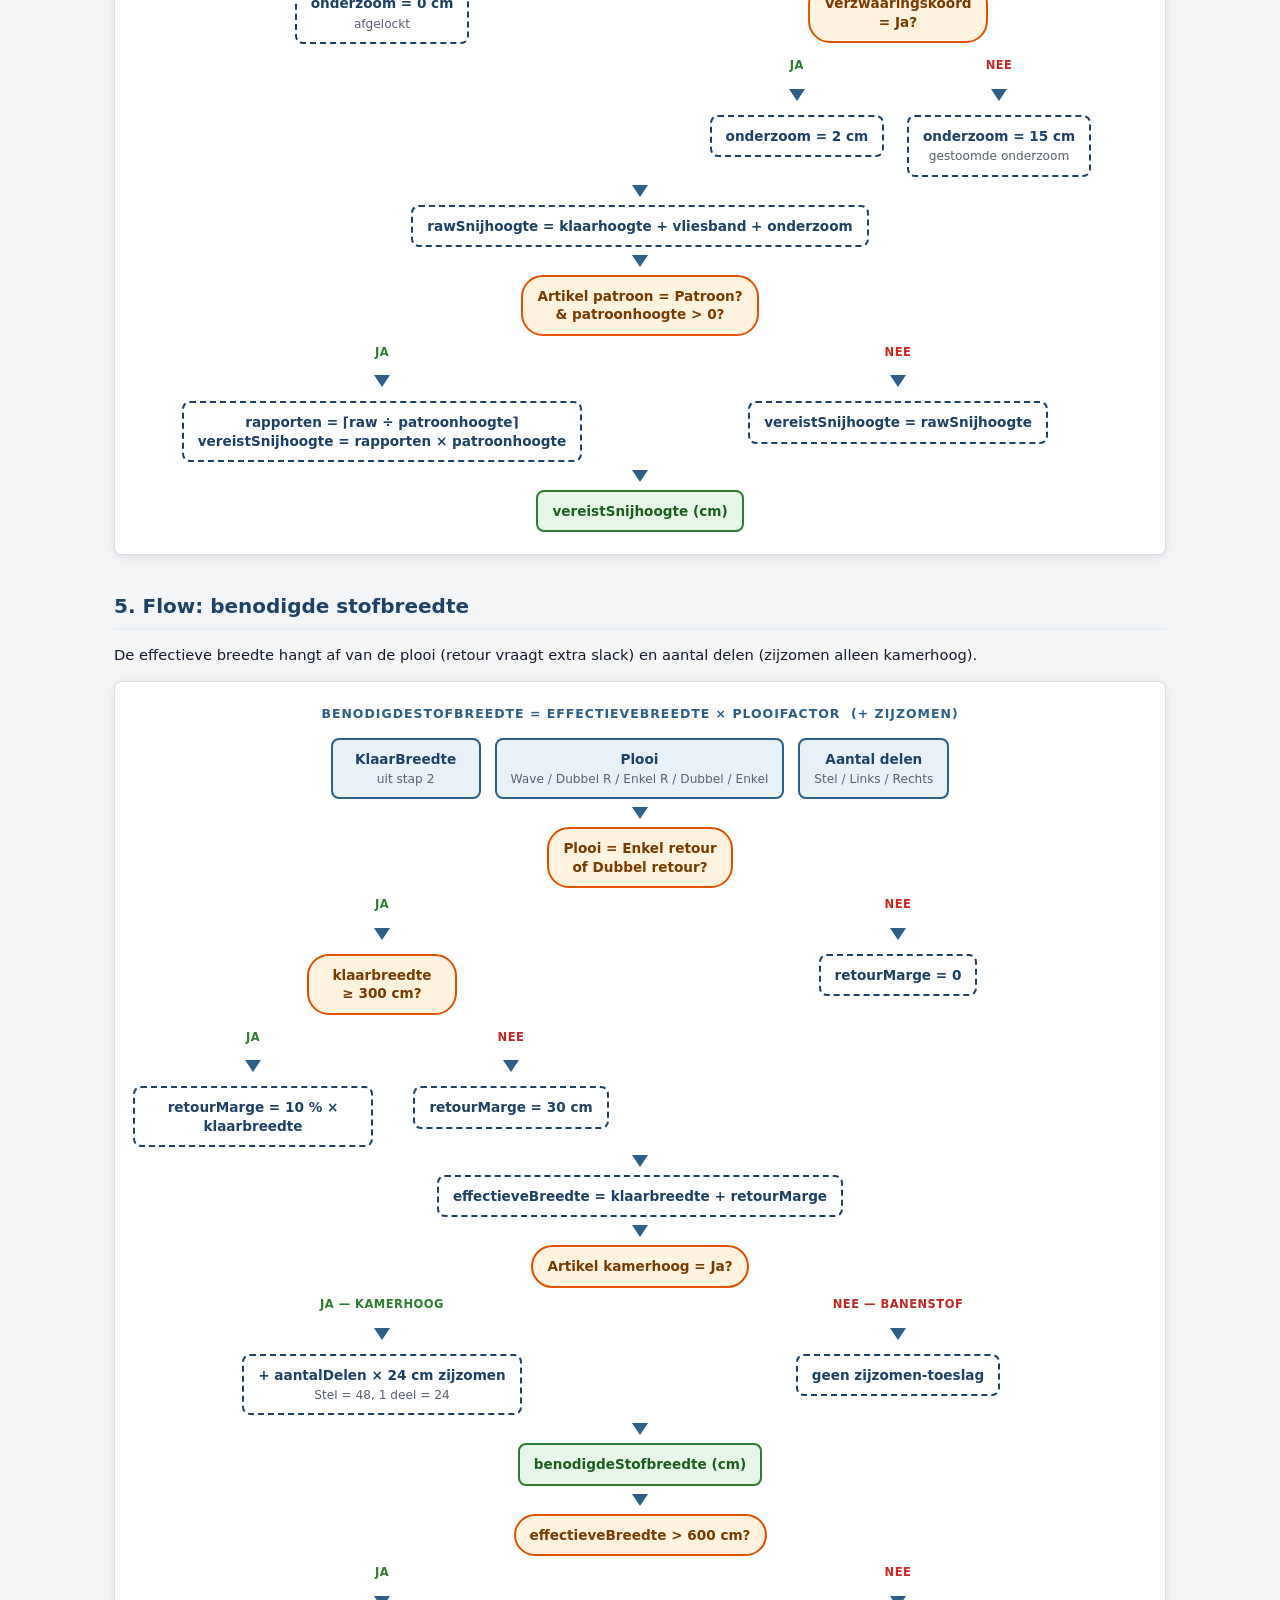
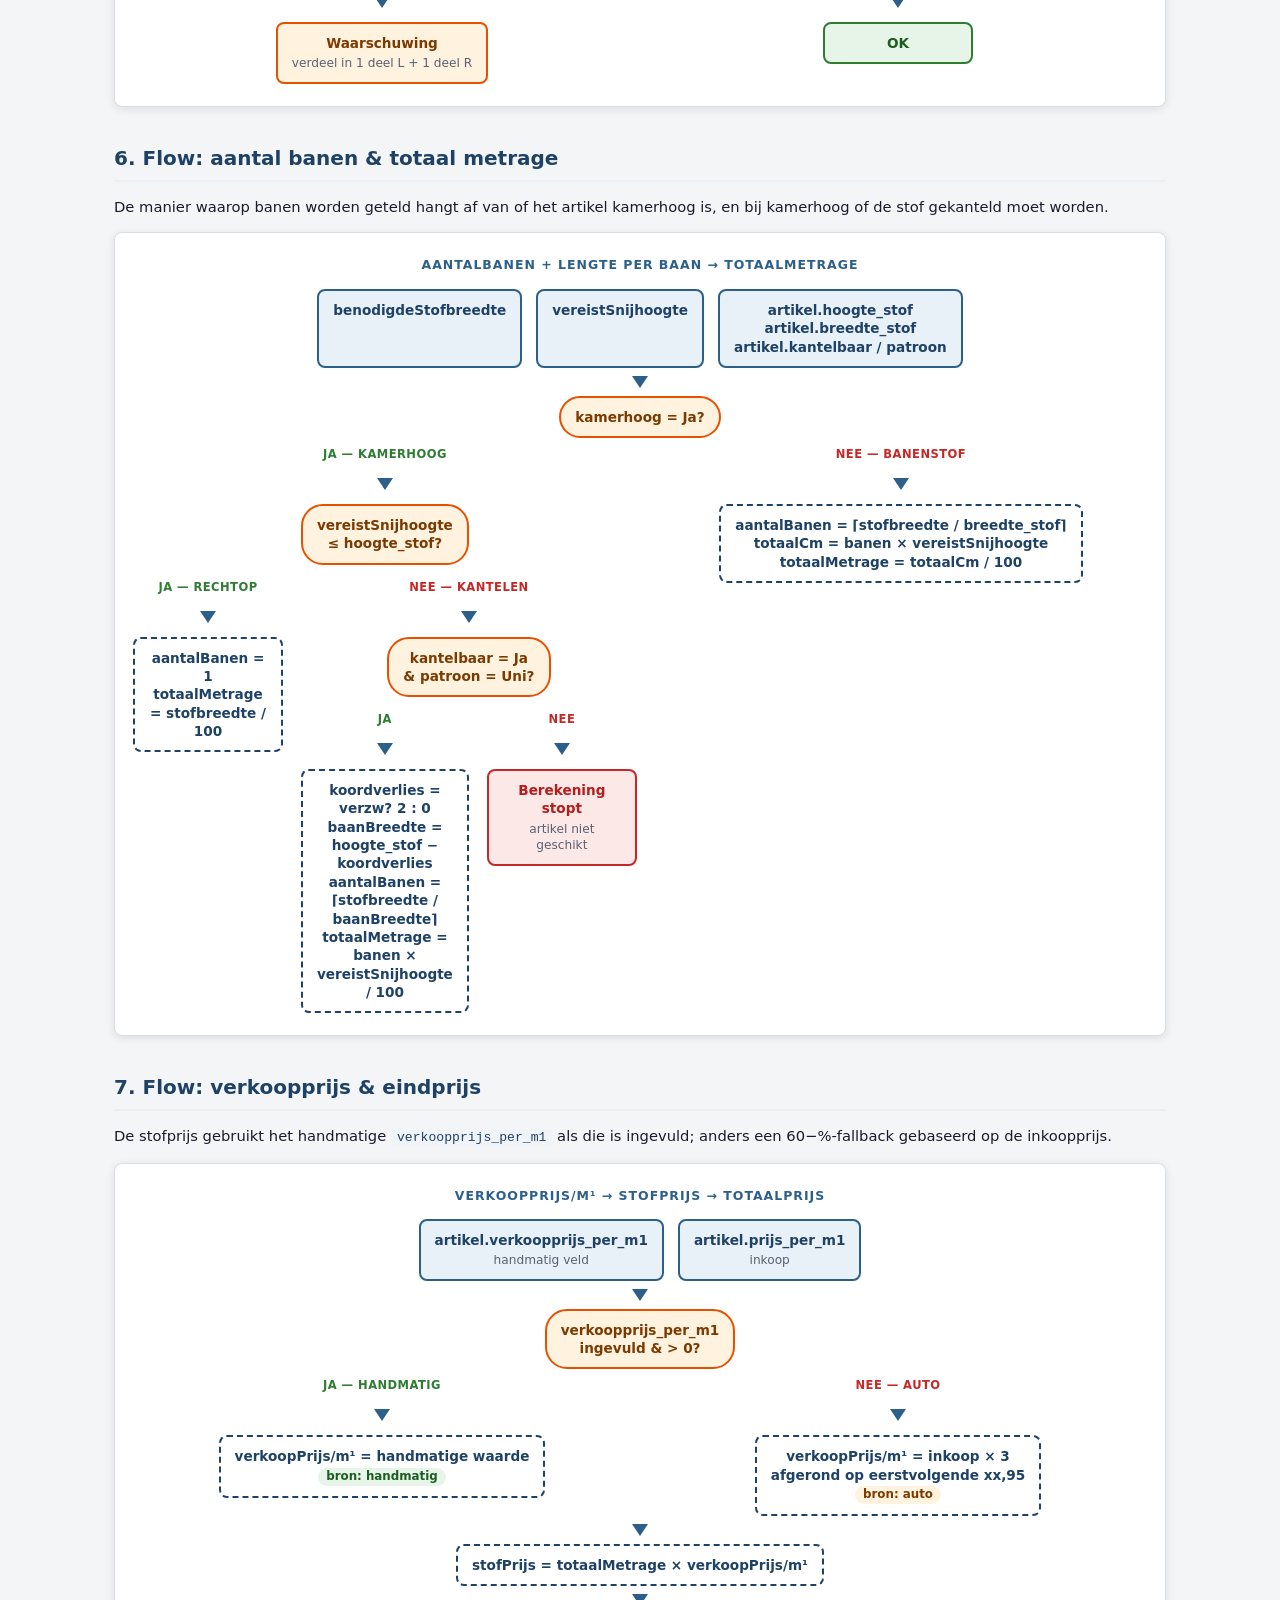
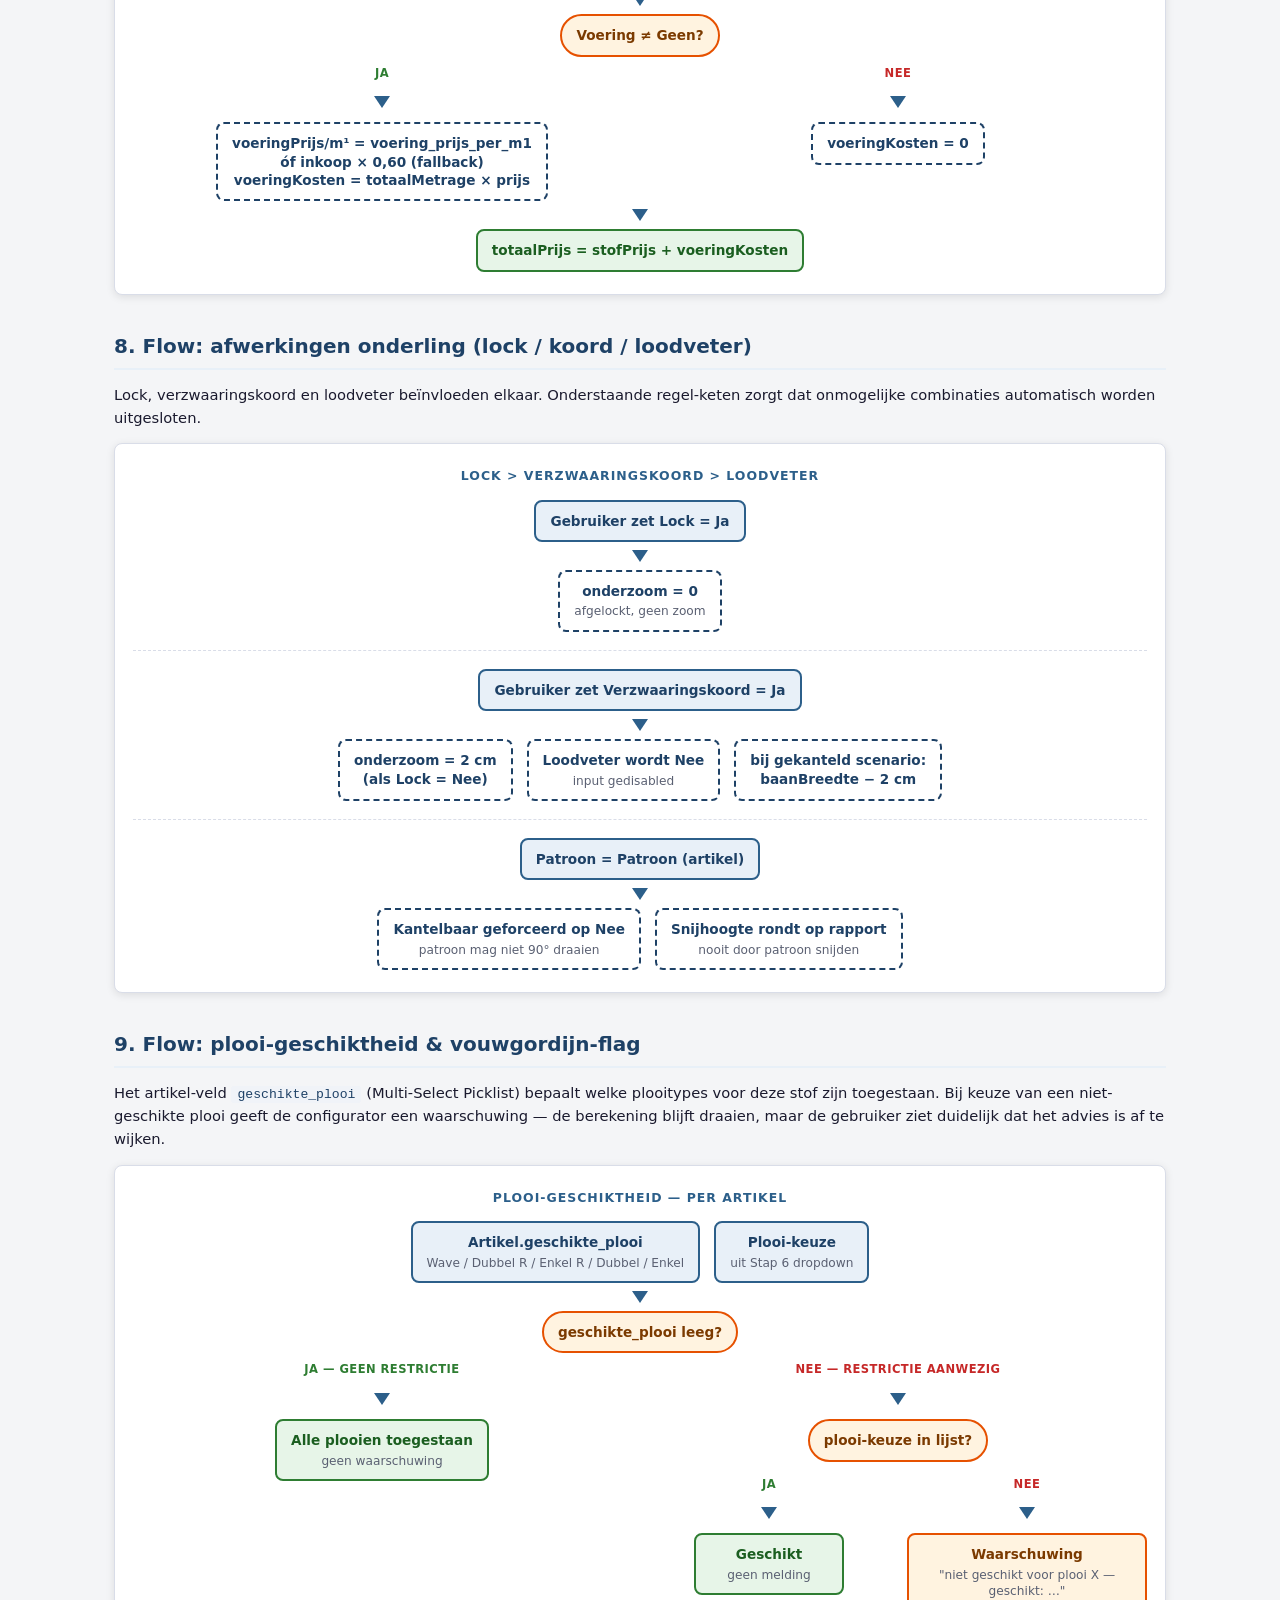
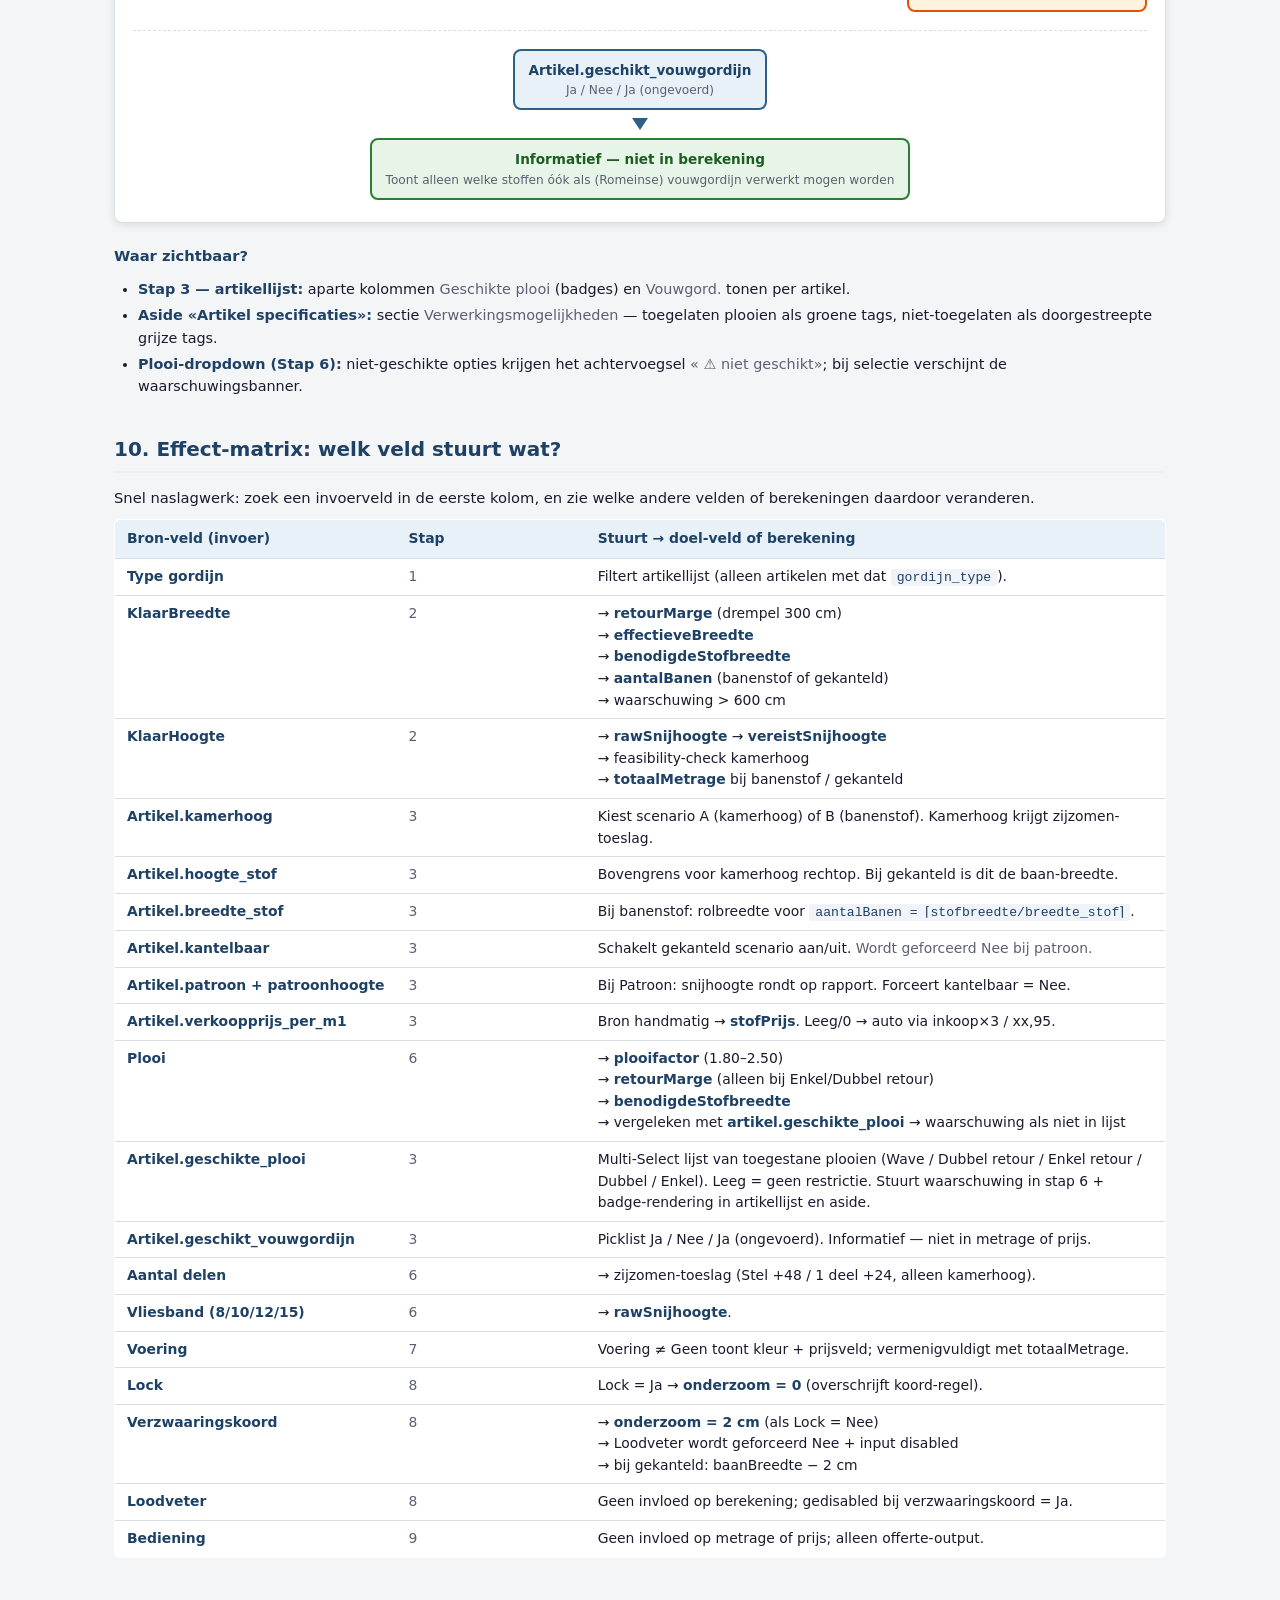
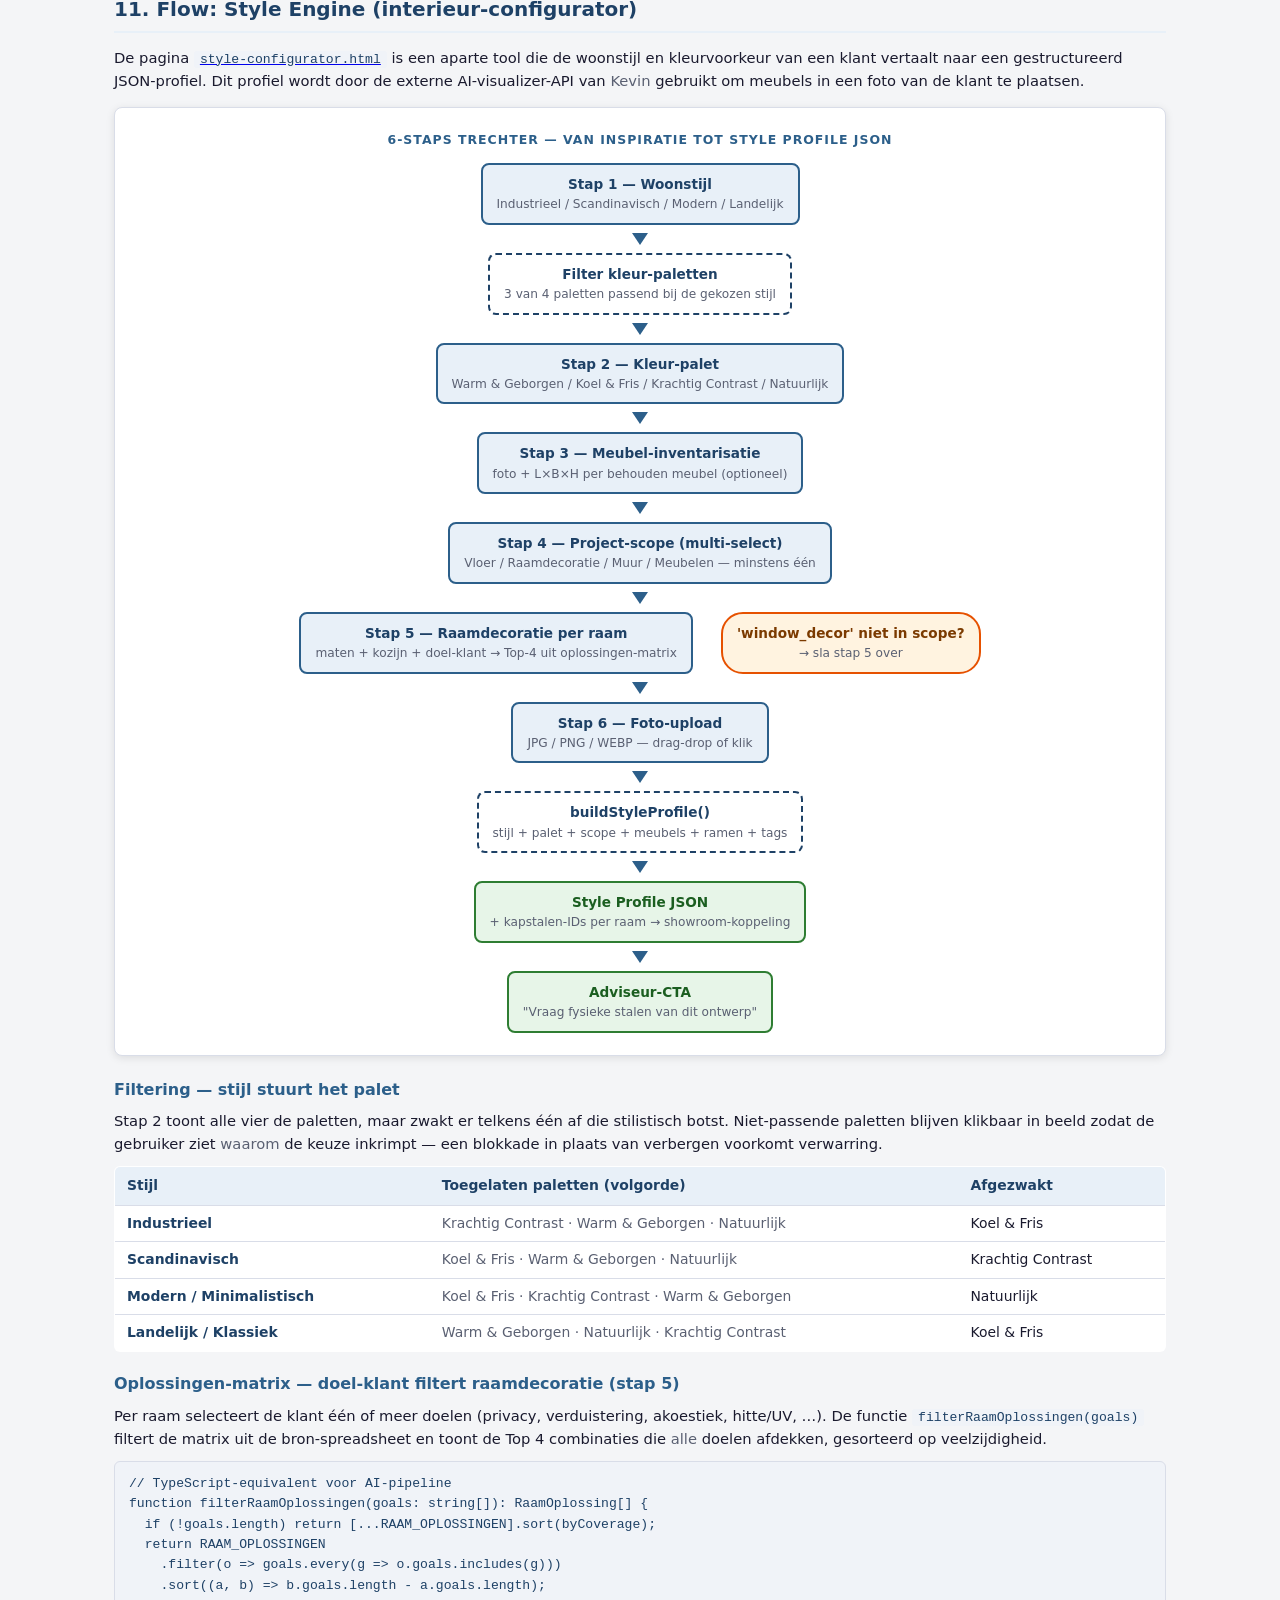
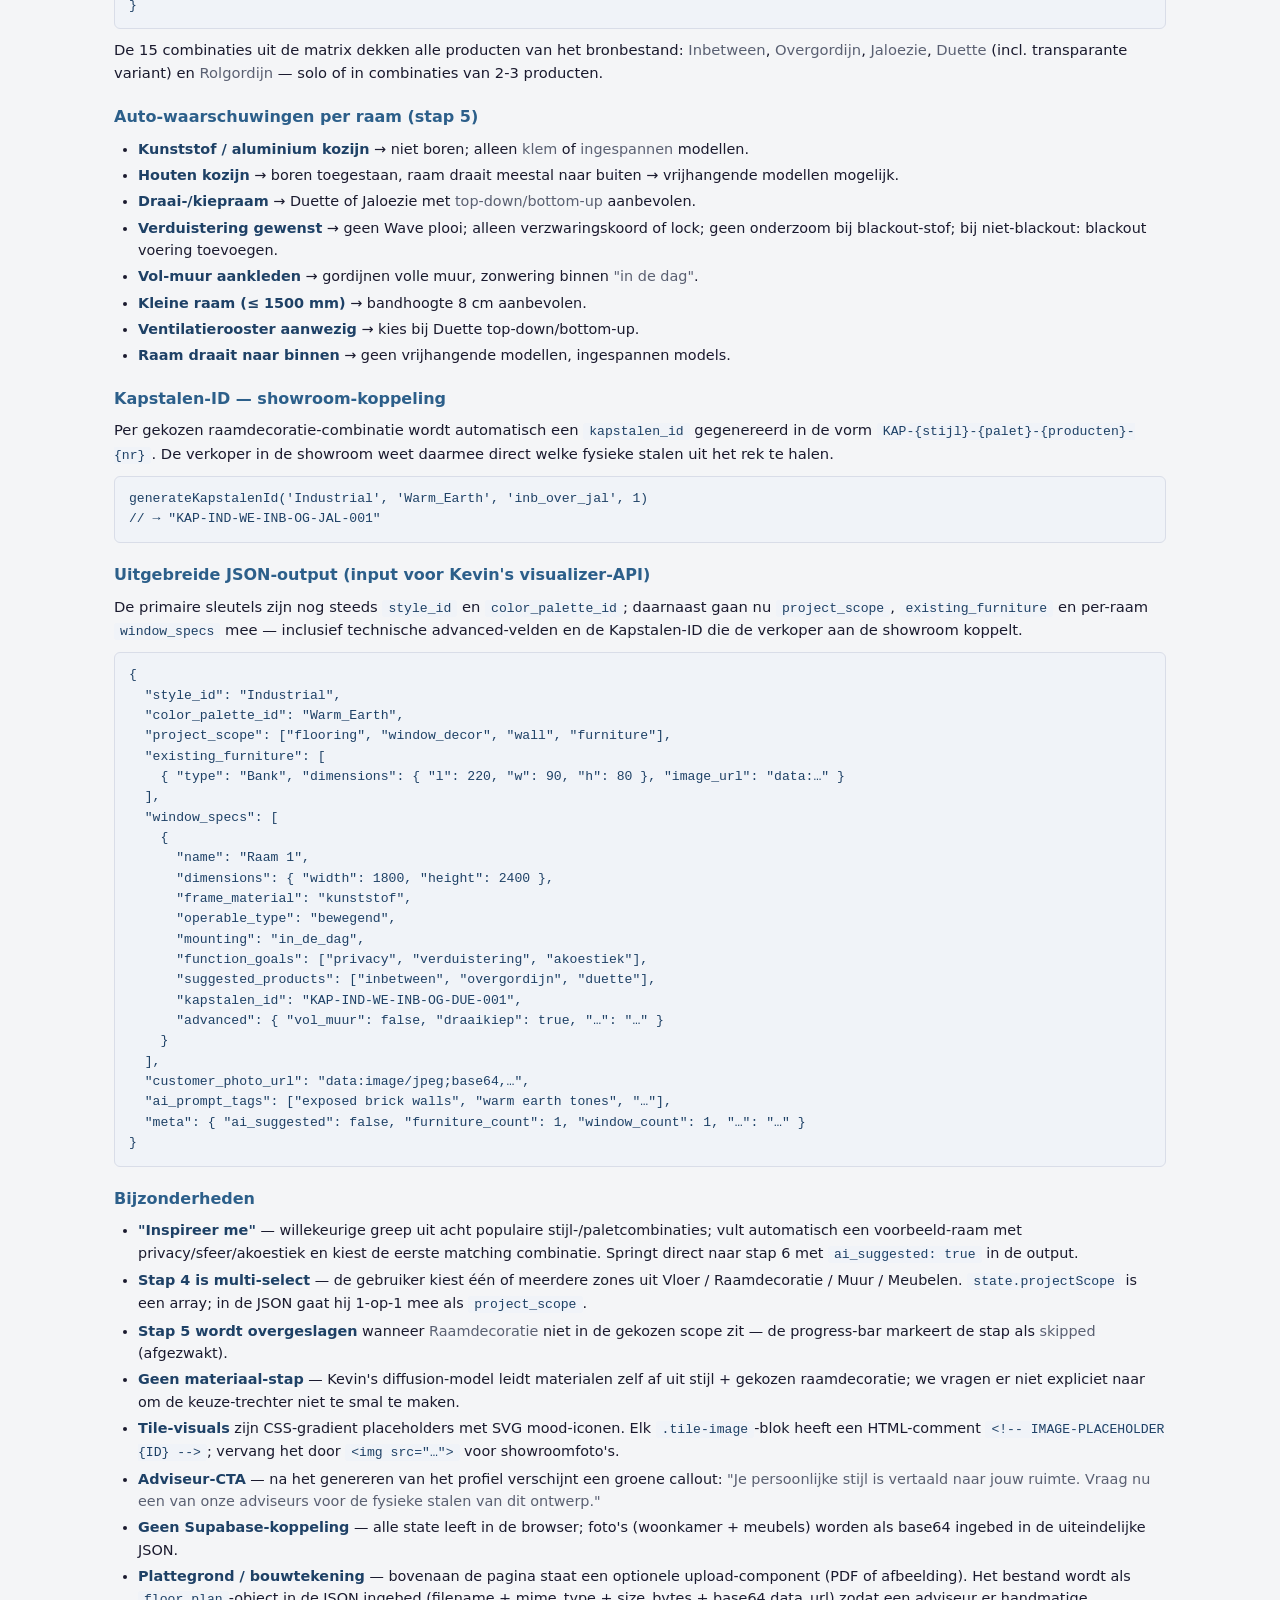
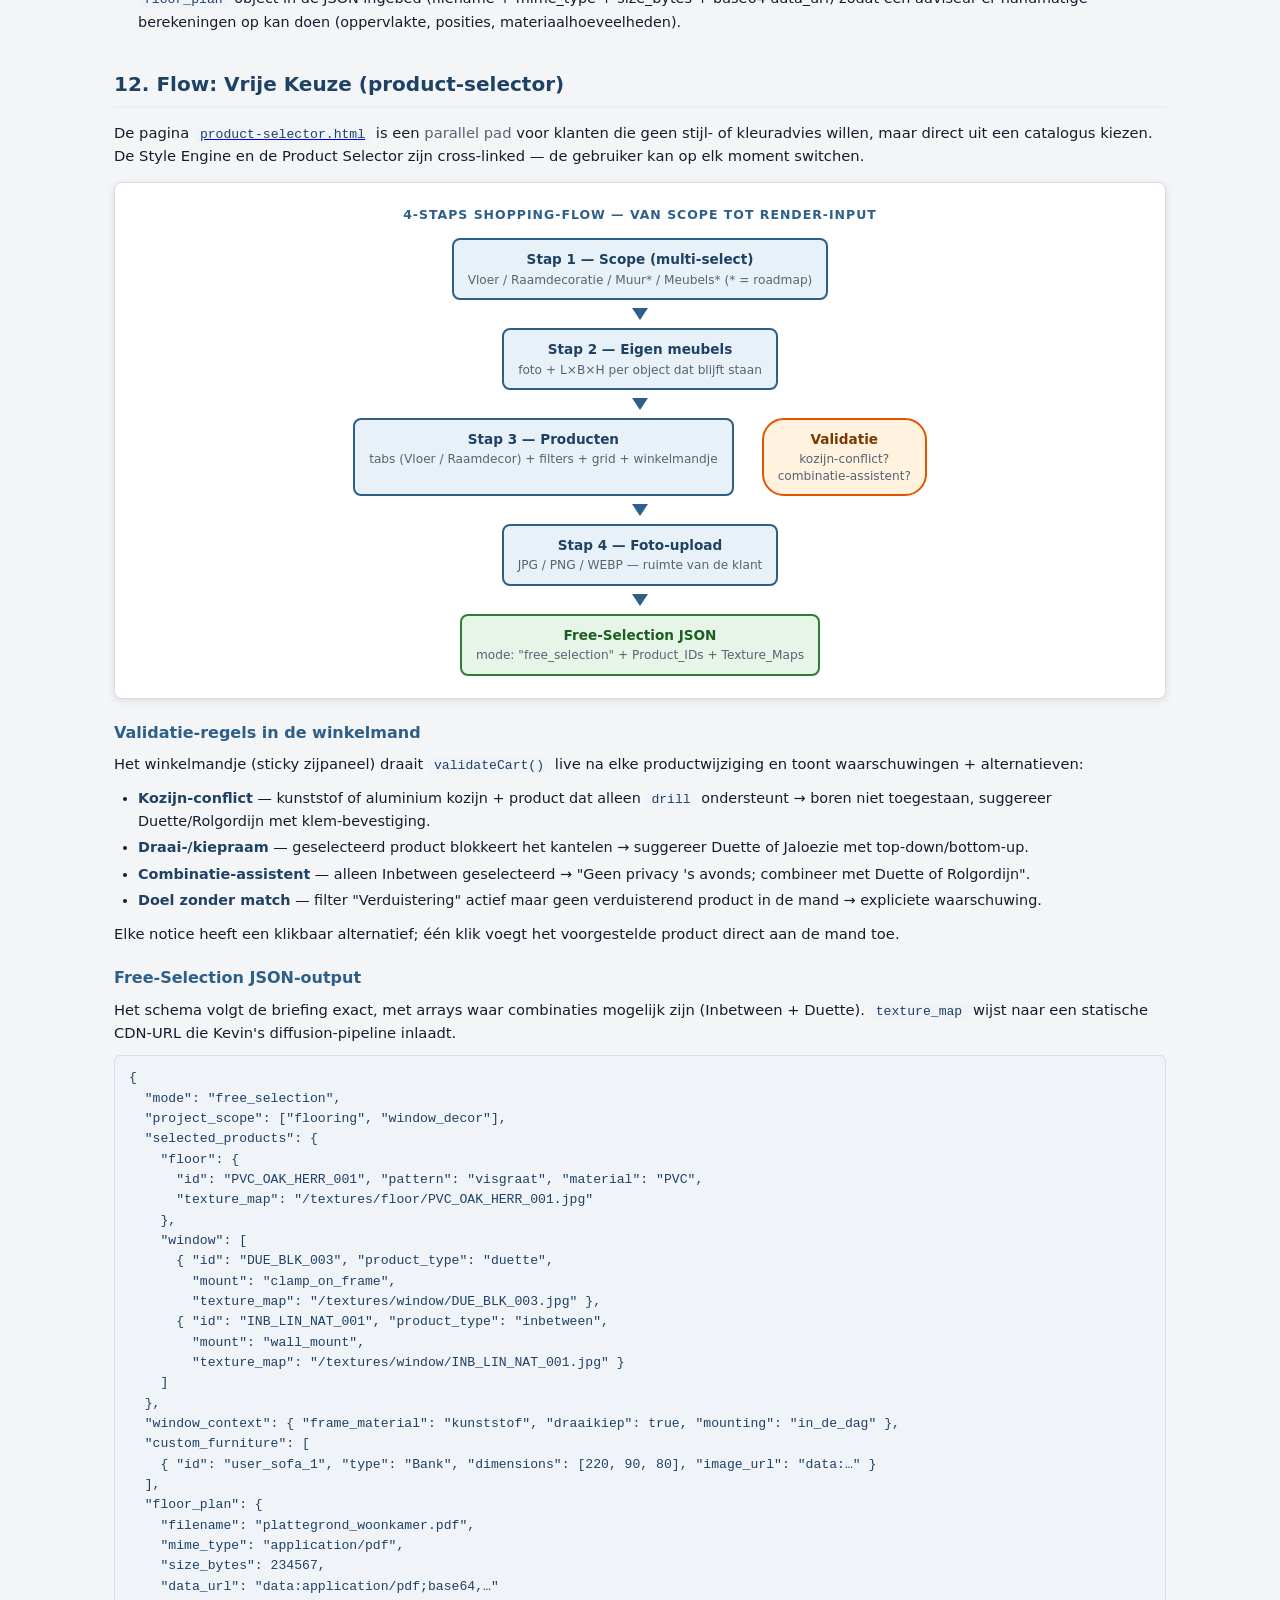
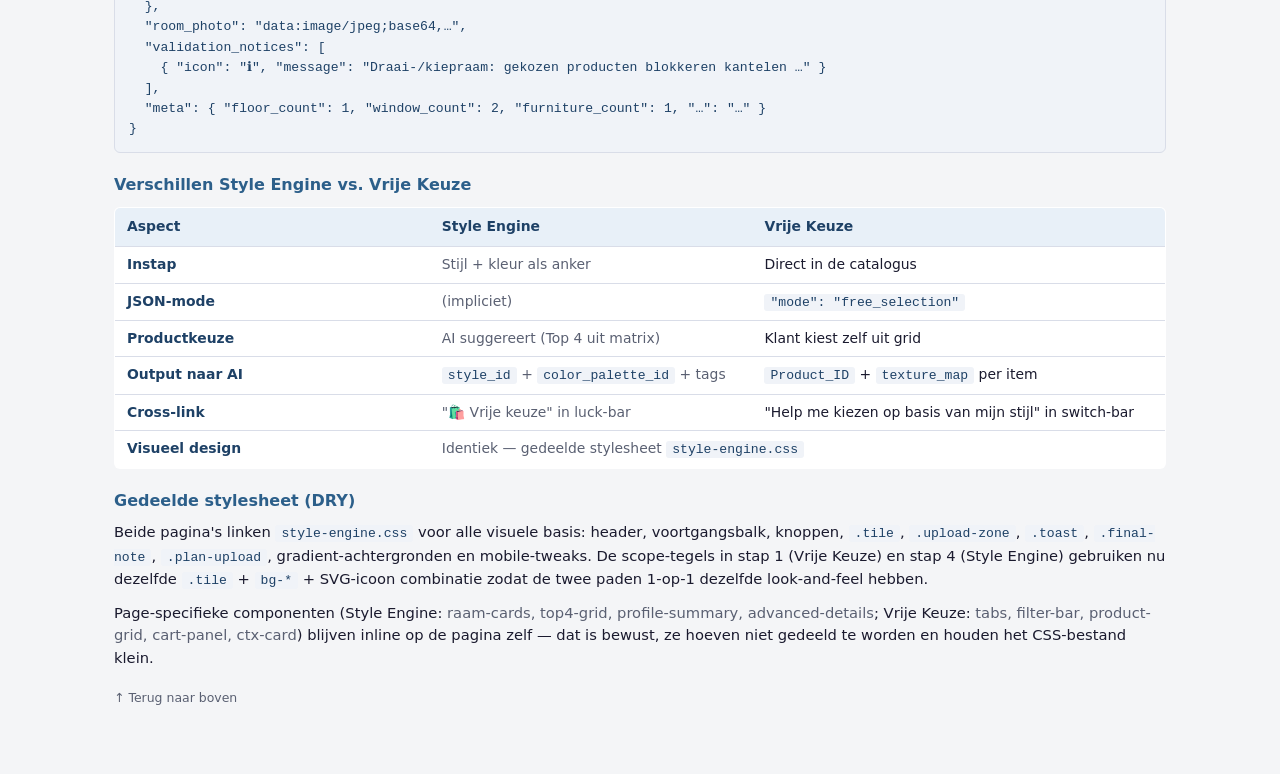
<file: werking.html>
<!DOCTYPE html>
<html lang="nl">
<head>
  <meta charset="UTF-8" />
  <meta name="viewport" content="width=device-width, initial-scale=1.0" />
  <title>Werking — Gordijn Configurator</title>
  <style>
    *, *::before, *::after { box-sizing: border-box; margin: 0; padding: 0; }

    :root {
      --bg:        #f4f5f7;
      --surface:   #ffffff;
      --border:    #d9dde8;
      --accent:    #2c5f8a;
      --accent-lt: #e8f0f8;
      --accent-dk: #1e4166;
      --success:   #2e7d32;
      --success-lt:#e7f5e8;
      --error:     #c62828;
      --error-lt:  #fde8e8;
      --warn:      #e65100;
      --warn-lt:   #fff3e0;
      --text:      #1a1a2e;
      --muted:     #5a6072;
      --radius:    8px;
      --shadow:    0 2px 8px rgba(0,0,0,.10);
      --code-bg:   #f0f3f8;
    }

    body {
      font-family: 'Segoe UI', system-ui, sans-serif;
      background: var(--bg);
      color: var(--text);
      min-height: 100vh;
      line-height: 1.55;
    }

    header {
      background: var(--accent); color: #fff; padding: 14px 28px;
      display: flex; align-items: center; gap: 14px;
      box-shadow: 0 2px 6px rgba(0,0,0,.25);
      position: sticky; top: 0; z-index: 100;
    }
    header svg { flex-shrink: 0; }
    header h1 { font-size: 1.15rem; font-weight: 600; letter-spacing: .02em; }
    header nav { margin-left: auto; display: flex; gap: 8px; flex-wrap: wrap; }
    header nav a {
      color: rgba(255,255,255,.85); text-decoration: none; font-size: .82rem;
      font-weight: 500; padding: 5px 12px; border-radius: 5px;
      border: 1px solid rgba(255,255,255,.3); transition: background .15s;
    }
    header nav a:hover { background: rgba(255,255,255,.15); color: #fff; }

    .page { max-width: 1100px; margin: 0 auto; padding: 28px 24px 64px; }

    .toc {
      background: var(--surface); border: 1px solid var(--border);
      border-radius: var(--radius); padding: 16px 22px; margin-bottom: 28px;
      box-shadow: var(--shadow);
    }
    .toc h3 {
      font-size: .78rem; font-weight: 700; text-transform: uppercase;
      letter-spacing: .08em; color: var(--accent); margin-bottom: 10px;
    }
    .toc ol { padding-left: 20px; }
    .toc li { margin-bottom: 4px; font-size: .88rem; }
    .toc a { color: var(--accent-dk); text-decoration: none; }
    .toc a:hover { color: var(--accent); text-decoration: underline; }

    h2 {
      font-size: 1.25rem; font-weight: 700; color: var(--accent-dk);
      margin: 36px 0 14px; padding-bottom: 6px;
      border-bottom: 2px solid var(--accent-lt); scroll-margin-top: 80px;
    }
    h2:first-of-type { margin-top: 0; }
    h3 {
      font-size: 1rem; font-weight: 700; color: var(--accent);
      margin: 20px 0 8px;
    }

    p { margin-bottom: 10px; font-size: .92rem; }
    ul, ol { margin: 8px 0 12px 24px; }
    li { margin-bottom: 4px; font-size: .9rem; }

    code {
      background: var(--code-bg); padding: 1px 6px; border-radius: 3px;
      font-family: 'Courier New', monospace; font-size: .82rem;
      color: var(--accent-dk);
    }
    pre {
      background: var(--code-bg); border: 1px solid var(--border);
      border-radius: 6px; padding: 12px 14px; margin: 10px 0;
      overflow-x: auto; font-family: 'Courier New', monospace;
      font-size: .82rem; color: var(--accent-dk);
    }
    pre code { background: none; padding: 0; }

    table {
      width: 100%; border-collapse: collapse; margin: 10px 0 14px;
      font-size: .87rem; background: var(--surface);
      border: 1px solid var(--border); border-radius: 6px; overflow: hidden;
    }
    thead th {
      background: var(--code-bg); color: var(--accent-dk); font-weight: 700;
      padding: 8px 12px; text-align: left;
      border-bottom: 1px solid var(--border);
    }
    tbody td { padding: 7px 12px; border-bottom: 1px solid var(--border); vertical-align: top; }
    tbody tr:last-child td { border-bottom: none; }

    strong { color: var(--accent-dk); }
    em { color: var(--muted); font-style: normal; }

    .meta {
      font-size: .78rem; color: var(--muted); margin-bottom: 16px;
      padding-bottom: 12px; border-bottom: 1px dashed var(--border);
    }

    /* ─── Flowchart blocks ─────────────────────────────────── */
    .flow {
      background: var(--surface); border: 1px solid var(--border);
      border-radius: var(--radius); padding: 22px 18px;
      margin: 14px 0 22px; box-shadow: var(--shadow);
      overflow-x: auto;
    }
    .flow-title {
      font-size: .78rem; font-weight: 700; text-transform: uppercase;
      letter-spacing: .08em; color: var(--accent); margin-bottom: 14px;
      text-align: center;
    }

    .flow-row {
      display: flex; justify-content: center; align-items: stretch;
      gap: 14px; flex-wrap: wrap; margin: 0;
    }
    .flow-arrow-down {
      display: flex; justify-content: center; align-items: center;
      height: 28px; color: var(--accent);
    }
    .flow-arrow-down::after {
      content: ''; width: 0; height: 0;
      border-left: 8px solid transparent; border-right: 8px solid transparent;
      border-top: 12px solid var(--accent);
    }

    .node {
      border: 2px solid var(--accent); background: var(--accent-lt);
      color: var(--accent-dk); border-radius: 8px;
      padding: 10px 14px; font-size: .85rem; font-weight: 600;
      min-width: 150px; text-align: center; line-height: 1.35;
    }
    .node small { display: block; font-weight: 400; font-size: .76rem; color: var(--muted); margin-top: 3px; }
    .node-input  { border-color: var(--accent);  background: var(--accent-lt);  color: var(--accent-dk); }
    .node-decide { border-color: var(--warn);    background: var(--warn-lt);    color: #7b3a00; border-radius: 22px; }
    .node-calc   { border-color: var(--accent-dk); background: #fff; color: var(--accent-dk); border-style: dashed; }
    .node-output { border-color: var(--success); background: var(--success-lt); color: #1b5e20; }
    .node-error  { border-color: var(--error);   background: var(--error-lt);   color: #b71c1c; }

    .branch {
      display: grid; grid-template-columns: 1fr 1fr; gap: 18px;
      position: relative; margin-top: 8px;
    }
    .branch-3 { grid-template-columns: 1fr 1fr 1fr; }
    .branch-col { display: flex; flex-direction: column; align-items: center; gap: 6px; }
    .branch-label {
      font-size: .72rem; font-weight: 700; color: var(--muted);
      letter-spacing: .04em; text-transform: uppercase;
    }
    .branch-label.yes { color: var(--success); }
    .branch-label.no  { color: var(--error); }

    .legend {
      display: flex; flex-wrap: wrap; gap: 10px;
      margin: 8px 0 16px; font-size: .78rem;
    }
    .legend .node { min-width: 0; padding: 4px 10px; font-size: .76rem; font-weight: 600; }

    /* ─── Effect tabel ─────────────────────────────────── */
    .effect-table th { background: var(--accent-lt); color: var(--accent-dk); }
    .effect-table td:first-child { font-weight: 600; color: var(--accent-dk); white-space: nowrap; }
    .effect-table td:nth-child(2) { color: var(--muted); }

    .pill {
      display: inline-block; background: var(--accent-lt);
      color: var(--accent-dk); padding: 1px 8px; border-radius: 10px;
      font-size: .74rem; font-weight: 600; margin: 0 2px;
    }
    .pill-warn  { background: var(--warn-lt);    color: #7b3a00; }
    .pill-error { background: var(--error-lt);   color: #b71c1c; }
    .pill-ok    { background: var(--success-lt); color: #1b5e20; }

    .top-link {
      display: inline-block; font-size: .78rem; color: var(--muted);
      text-decoration: none; margin-top: 8px;
    }
    .top-link:hover { color: var(--accent); }

    @media (max-width: 720px) {
      .flow-row { flex-direction: column; align-items: center; }
      .branch, .branch-3 { grid-template-columns: 1fr; }
    }
  </style>
</head>
<body>

<header>
  <svg width="26" height="26" viewBox="0 0 24 24" fill="none" stroke="currentColor" stroke-width="1.7" stroke-linecap="round" stroke-linejoin="round">
    <rect x="3" y="3" width="18" height="2" rx="1"/>
    <line x1="6"  y1="5" x2="6"  y2="21"/>
    <line x1="18" y1="5" x2="18" y2="21"/>
    <path d="M6 8 Q9 10 12 8 Q15 6 18 8"/>
    <path d="M6 13 Q9 15 12 13 Q15 11 18 13"/>
    <path d="M6 18 Q9 20 12 18 Q15 16 18 18"/>
  </svg>
  <h1>Werking van de configurator</h1>
  <nav>
    <a href="index.html">&larr; Configurator</a>
    <a href="style-configurator.html">&#10024; Style Engine</a>
    <a href="product-selector.html">&#128722; Vrije keuze</a>
    <a href="import.html">&larr; Artikel import</a>
    <a href="berekeningsregels.html">&#128218; Berekeningsregels</a>
  </nav>
</header>

<div class="page" id="top">

  <p class="meta">
    Deze pagina laat zien <strong>welke invoervelden welke andere velden of berekeningen sturen</strong>.
    Gebruik dit om snel te begrijpen waarom een waarde verandert na een keuze, en waarom een artikel als
    &laquo;niet mogelijk&raquo; wordt gemarkeerd. Voor de exacte formules: zie
    <a href="berekeningsregels.html">Berekeningsregels</a>.
  </p>

  <div class="toc">
    <h3>Inhoudsopgave</h3>
    <ol>
      <li><a href="#legende">Legenda</a></li>
      <li><a href="#flow-hoofd">Hoofd-flow van de configurator</a></li>
      <li><a href="#flow-feasibility">Flow: kan dit artikel deze maten aan?</a></li>
      <li><a href="#flow-snijhoogte">Flow: snijhoogte (lengte per baan)</a></li>
      <li><a href="#flow-stofbreedte">Flow: benodigde stofbreedte</a></li>
      <li><a href="#flow-metrage">Flow: aantal banen &amp; totaal metrage</a></li>
      <li><a href="#flow-prijs">Flow: verkoopprijs &amp; eindprijs</a></li>
      <li><a href="#flow-afwerking">Flow: afwerkingen onderling (lock / koord / loodveter)</a></li>
      <li><a href="#flow-plooi-geschikt">Flow: plooi-geschiktheid &amp; vouwgordijn-flag</a></li>
      <li><a href="#effect-matrix">Effect-matrix: welk veld stuurt wat?</a></li>
      <li><a href="#flow-style-engine">Flow: Style Engine (interieur-configurator)</a></li>
      <li><a href="#flow-vrije-keuze">Flow: Vrije Keuze (product-selector)</a></li>
    </ol>
  </div>

  <!-- ────────── LEGENDA ────────── -->
  <h2 id="legende">1. Legenda</h2>
  <p>De flowcharts gebruiken vier soorten blokken:</p>
  <div class="legend">
    <span class="node node-input">Invoer</span>
    <span class="node node-decide">Beslissing</span>
    <span class="node node-calc">Berekening</span>
    <span class="node node-output">Resultaat</span>
    <span class="node node-error">Fout / blokkade</span>
  </div>
  <p>Pijlen lopen van boven naar beneden. Bij een beslissing splitst de flow zich, en de tak heeft een label (<em>Ja</em>, <em>Nee</em>, of de gekozen optie).</p>

  <!-- ────────── HOOFD-FLOW ────────── -->
  <h2 id="flow-hoofd">2. Hoofd-flow van de configurator</h2>
  <p>De stappen van de configurator volgen elkaar in vaste volgorde. Elke stap filtert of stuurt de volgende.</p>

  <div class="flow">
    <div class="flow-title">Configuratie-volgorde</div>

    <div class="flow-row"><div class="node node-input">Stap 1 — Type gordijn<small>Overgordijn / Inbetween</small></div></div>
    <div class="flow-arrow-down"></div>
    <div class="flow-row"><div class="node node-input">Stap 2 — Klaarmaten<small>KlaarBreedte + KlaarHoogte (cm)</small></div></div>
    <div class="flow-arrow-down"></div>
    <div class="flow-row"><div class="node node-calc">Filter artikellijst<small>op type + hoogte-feasibility</small></div></div>
    <div class="flow-arrow-down"></div>
    <div class="flow-row"><div class="node node-input">Stap 3 — Artikel kiezen<small>uit gefilterde lijst</small></div></div>
    <div class="flow-arrow-down"></div>
    <div class="flow-row"><div class="node node-input">Stap 4 — Kleur</div></div>
    <div class="flow-arrow-down"></div>
    <div class="flow-row"><div class="node node-input">Stap 5 — Bevestiging<small>Plafond / Wand / In de dag</small></div></div>
    <div class="flow-arrow-down"></div>
    <div class="flow-row"><div class="node node-input">Stap 6 — Plooi &amp; verdeling<small>plooi, aantal delen, vliesband</small></div></div>
    <div class="flow-arrow-down"></div>
    <div class="flow-row"><div class="node node-input">Stap 7 — Voering<small>type, kleur, prijs</small></div></div>
    <div class="flow-arrow-down"></div>
    <div class="flow-row"><div class="node node-input">Stap 8 — Afwerking<small>verzwaaringskoord, lock, loodveter</small></div></div>
    <div class="flow-arrow-down"></div>
    <div class="flow-row"><div class="node node-input">Stap 9 — Bediening<small>Opstrek L/R, Tuimel, Middenstroom, Koordloos</small></div></div>
    <div class="flow-arrow-down"></div>
    <div class="flow-row"><div class="node node-output">compute() &rarr; offerte<small>metrage, prijs, breakdown</small></div></div>
  </div>

  <!-- ────────── FEASIBILITY ────────── -->
  <h2 id="flow-feasibility">3. Flow: kan dit artikel deze maten aan?</h2>
  <p>Bij het renderen van de artikellijst (stap 3) wordt per artikel een feasibility-check uitgevoerd. De uitkomst bepaalt of het artikel <span class="pill pill-ok">geschikt</span>, <span class="pill pill-warn">kantel-fallback</span> of <span class="pill pill-error">niet mogelijk</span> krijgt.</p>

  <div class="flow">
    <div class="flow-title">Per artikel — past het bij de klaarmaten?</div>

    <div class="flow-row"><div class="node node-input">Artikel met<br/><code>kamerhoog</code>, <code>hoogte_stof</code>,<br/><code>kantelbaar</code>, <code>patroon</code></div></div>
    <div class="flow-arrow-down"></div>
    <div class="flow-row"><div class="node node-calc">Bereken vereistSnijhoogte<br/>= klaarhoogte + vliesband + onderzoom<br/>(rond op patroonrapport)</div></div>
    <div class="flow-arrow-down"></div>
    <div class="flow-row"><div class="node node-decide">kamerhoog = Ja?</div></div>

    <div class="branch">
      <div class="branch-col">
        <div class="branch-label yes">Ja — Kamerhoog</div>
        <div class="flow-arrow-down"></div>
        <div class="node node-decide">vereistSnijhoogte<br/>&le; hoogte_stof?</div>
        <div class="branch">
          <div class="branch-col">
            <div class="branch-label yes">Ja</div>
            <div class="flow-arrow-down"></div>
            <div class="node node-output">Geschikt<br/><small>scenario: rechtop</small></div>
          </div>
          <div class="branch-col">
            <div class="branch-label no">Nee</div>
            <div class="flow-arrow-down"></div>
            <div class="node node-decide">kantelbaar = Ja<br/>&amp; patroon = Uni?</div>
            <div class="branch">
              <div class="branch-col">
                <div class="branch-label yes">Ja</div>
                <div class="flow-arrow-down"></div>
                <div class="node node-output">Geschikt<br/><small>scenario: gekanteld</small></div>
              </div>
              <div class="branch-col">
                <div class="branch-label no">Nee</div>
                <div class="flow-arrow-down"></div>
                <div class="node node-error">Niet mogelijk<br/><small>hoogte stof te klein</small></div>
              </div>
            </div>
          </div>
        </div>
      </div>
      <div class="branch-col">
        <div class="branch-label no">Nee — Banenstof</div>
        <div class="flow-arrow-down"></div>
        <div class="node node-output">Geschikt<br/><small>geen hoogtegrens, lengte onbeperkt</small></div>
      </div>
    </div>
  </div>

  <!-- ────────── SNIJHOOGTE ────────── -->
  <h2 id="flow-snijhoogte">4. Flow: snijhoogte (lengte per baan)</h2>
  <p>De snijhoogte is de lengte stof die per baan wordt afgesneden. Drie velden bepalen samen de onderzoom; patroon kan de snijhoogte daarna nog naar boven afronden.</p>

  <div class="flow">
    <div class="flow-title">Snijhoogte = klaarhoogte + vliesband + onderzoom &nbsp;(&times; rapport bij patroon)</div>

    <div class="flow-row">
      <div class="node node-input">KlaarHoogte<br/><small>uit stap 2</small></div>
      <div class="node node-input">Vliesband<br/><small>8 / 10 / 12 / 15 cm</small></div>
      <div class="node node-input">Lock?</div>
      <div class="node node-input">Verzwaaringskoord?</div>
    </div>
    <div class="flow-arrow-down"></div>

    <div class="flow-row"><div class="node node-decide">Lock = Ja?</div></div>
    <div class="branch">
      <div class="branch-col">
        <div class="branch-label yes">Ja</div>
        <div class="flow-arrow-down"></div>
        <div class="node node-calc">onderzoom = <strong>0 cm</strong><br/><small>afgelockt</small></div>
      </div>
      <div class="branch-col">
        <div class="branch-label no">Nee</div>
        <div class="flow-arrow-down"></div>
        <div class="node node-decide">Verzwaaringskoord<br/>= Ja?</div>
        <div class="branch">
          <div class="branch-col">
            <div class="branch-label yes">Ja</div>
            <div class="flow-arrow-down"></div>
            <div class="node node-calc">onderzoom = <strong>2 cm</strong></div>
          </div>
          <div class="branch-col">
            <div class="branch-label no">Nee</div>
            <div class="flow-arrow-down"></div>
            <div class="node node-calc">onderzoom = <strong>15 cm</strong><br/><small>gestoomde onderzoom</small></div>
          </div>
        </div>
      </div>
    </div>

    <div class="flow-arrow-down"></div>
    <div class="flow-row"><div class="node node-calc">rawSnijhoogte = klaarhoogte + vliesband + onderzoom</div></div>
    <div class="flow-arrow-down"></div>
    <div class="flow-row"><div class="node node-decide">Artikel patroon = Patroon?<br/>&amp; patroonhoogte &gt; 0?</div></div>
    <div class="branch">
      <div class="branch-col">
        <div class="branch-label yes">Ja</div>
        <div class="flow-arrow-down"></div>
        <div class="node node-calc">rapporten = &lceil;raw &divide; patroonhoogte&rceil;<br/>vereistSnijhoogte = rapporten &times; patroonhoogte</div>
      </div>
      <div class="branch-col">
        <div class="branch-label no">Nee</div>
        <div class="flow-arrow-down"></div>
        <div class="node node-calc">vereistSnijhoogte = rawSnijhoogte</div>
      </div>
    </div>
    <div class="flow-arrow-down"></div>
    <div class="flow-row"><div class="node node-output">vereistSnijhoogte (cm)</div></div>
  </div>

  <!-- ────────── STOFBREEDTE ────────── -->
  <h2 id="flow-stofbreedte">5. Flow: benodigde stofbreedte</h2>
  <p>De effectieve breedte hangt af van de plooi (retour vraagt extra slack) en aantal delen (zijzomen alleen kamerhoog).</p>

  <div class="flow">
    <div class="flow-title">benodigdeStofbreedte = effectieveBreedte &times; plooifactor &nbsp;(+ zijzomen)</div>

    <div class="flow-row">
      <div class="node node-input">KlaarBreedte<br/><small>uit stap 2</small></div>
      <div class="node node-input">Plooi<br/><small>Wave / Dubbel R / Enkel R / Dubbel / Enkel</small></div>
      <div class="node node-input">Aantal delen<br/><small>Stel / Links / Rechts</small></div>
    </div>
    <div class="flow-arrow-down"></div>

    <div class="flow-row"><div class="node node-decide">Plooi = Enkel retour<br/>of Dubbel retour?</div></div>
    <div class="branch">
      <div class="branch-col">
        <div class="branch-label yes">Ja</div>
        <div class="flow-arrow-down"></div>
        <div class="node node-decide">klaarbreedte<br/>&ge; 300 cm?</div>
        <div class="branch">
          <div class="branch-col">
            <div class="branch-label yes">Ja</div>
            <div class="flow-arrow-down"></div>
            <div class="node node-calc">retourMarge = 10 % &times; klaarbreedte</div>
          </div>
          <div class="branch-col">
            <div class="branch-label no">Nee</div>
            <div class="flow-arrow-down"></div>
            <div class="node node-calc">retourMarge = 30 cm</div>
          </div>
        </div>
      </div>
      <div class="branch-col">
        <div class="branch-label no">Nee</div>
        <div class="flow-arrow-down"></div>
        <div class="node node-calc">retourMarge = 0</div>
      </div>
    </div>

    <div class="flow-arrow-down"></div>
    <div class="flow-row"><div class="node node-calc">effectieveBreedte = klaarbreedte + retourMarge</div></div>
    <div class="flow-arrow-down"></div>
    <div class="flow-row"><div class="node node-decide">Artikel kamerhoog = Ja?</div></div>
    <div class="branch">
      <div class="branch-col">
        <div class="branch-label yes">Ja — Kamerhoog</div>
        <div class="flow-arrow-down"></div>
        <div class="node node-calc">+ aantalDelen &times; 24 cm zijzomen<br/><small>Stel = 48, 1 deel = 24</small></div>
      </div>
      <div class="branch-col">
        <div class="branch-label no">Nee — Banenstof</div>
        <div class="flow-arrow-down"></div>
        <div class="node node-calc">geen zijzomen-toeslag</div>
      </div>
    </div>
    <div class="flow-arrow-down"></div>
    <div class="flow-row"><div class="node node-output">benodigdeStofbreedte (cm)</div></div>
    <div class="flow-arrow-down"></div>
    <div class="flow-row"><div class="node node-decide">effectieveBreedte &gt; 600 cm?</div></div>
    <div class="branch">
      <div class="branch-col">
        <div class="branch-label yes">Ja</div>
        <div class="flow-arrow-down"></div>
        <div class="node node-error" style="border-color:var(--warn);background:var(--warn-lt);color:#7b3a00">Waarschuwing<br/><small>verdeel in 1 deel L + 1 deel R</small></div>
      </div>
      <div class="branch-col">
        <div class="branch-label no">Nee</div>
        <div class="flow-arrow-down"></div>
        <div class="node node-output">OK</div>
      </div>
    </div>
  </div>

  <!-- ────────── METRAGE ────────── -->
  <h2 id="flow-metrage">6. Flow: aantal banen &amp; totaal metrage</h2>
  <p>De manier waarop banen worden geteld hangt af van of het artikel kamerhoog is, en bij kamerhoog of de stof gekanteld moet worden.</p>

  <div class="flow">
    <div class="flow-title">aantalBanen + lengte per baan &rarr; totaalMetrage</div>

    <div class="flow-row">
      <div class="node node-input">benodigdeStofbreedte</div>
      <div class="node node-input">vereistSnijhoogte</div>
      <div class="node node-input">artikel.hoogte_stof<br/>artikel.breedte_stof<br/>artikel.kantelbaar / patroon</div>
    </div>
    <div class="flow-arrow-down"></div>
    <div class="flow-row"><div class="node node-decide">kamerhoog = Ja?</div></div>

    <div class="branch">
      <div class="branch-col">
        <div class="branch-label yes">Ja — Kamerhoog</div>
        <div class="flow-arrow-down"></div>
        <div class="node node-decide">vereistSnijhoogte<br/>&le; hoogte_stof?</div>
        <div class="branch">
          <div class="branch-col">
            <div class="branch-label yes">Ja — rechtop</div>
            <div class="flow-arrow-down"></div>
            <div class="node node-calc">aantalBanen = 1<br/>totaalMetrage = stofbreedte / 100</div>
          </div>
          <div class="branch-col">
            <div class="branch-label no">Nee — kantelen</div>
            <div class="flow-arrow-down"></div>
            <div class="node node-decide">kantelbaar = Ja<br/>&amp; patroon = Uni?</div>
            <div class="branch">
              <div class="branch-col">
                <div class="branch-label yes">Ja</div>
                <div class="flow-arrow-down"></div>
                <div class="node node-calc">koordverlies = verzw? 2 : 0<br/>baanBreedte = hoogte_stof &minus; koordverlies<br/>aantalBanen = &lceil;stofbreedte / baanBreedte&rceil;<br/>totaalMetrage = banen &times; vereistSnijhoogte / 100</div>
              </div>
              <div class="branch-col">
                <div class="branch-label no">Nee</div>
                <div class="flow-arrow-down"></div>
                <div class="node node-error">Berekening stopt<br/><small>artikel niet geschikt</small></div>
              </div>
            </div>
          </div>
        </div>
      </div>
      <div class="branch-col">
        <div class="branch-label no">Nee — Banenstof</div>
        <div class="flow-arrow-down"></div>
        <div class="node node-calc">aantalBanen = &lceil;stofbreedte / breedte_stof&rceil;<br/>totaalCm = banen &times; vereistSnijhoogte<br/>totaalMetrage = totaalCm / 100</div>
      </div>
    </div>
  </div>

  <!-- ────────── PRIJS ────────── -->
  <h2 id="flow-prijs">7. Flow: verkoopprijs &amp; eindprijs</h2>
  <p>De stofprijs gebruikt het handmatige <code>verkoopprijs_per_m1</code> als die is ingevuld; anders een 60&minus;%-fallback gebaseerd op de inkoopprijs.</p>

  <div class="flow">
    <div class="flow-title">verkoopPrijs/m¹ &rarr; stofPrijs &rarr; totaalPrijs</div>

    <div class="flow-row">
      <div class="node node-input">artikel.verkoopprijs_per_m1<br/><small>handmatig veld</small></div>
      <div class="node node-input">artikel.prijs_per_m1<br/><small>inkoop</small></div>
    </div>
    <div class="flow-arrow-down"></div>
    <div class="flow-row"><div class="node node-decide">verkoopprijs_per_m1<br/>ingevuld &amp; &gt; 0?</div></div>
    <div class="branch">
      <div class="branch-col">
        <div class="branch-label yes">Ja — handmatig</div>
        <div class="flow-arrow-down"></div>
        <div class="node node-calc">verkoopPrijs/m¹ = handmatige waarde<br/><span class="pill pill-ok">bron: handmatig</span></div>
      </div>
      <div class="branch-col">
        <div class="branch-label no">Nee — auto</div>
        <div class="flow-arrow-down"></div>
        <div class="node node-calc">verkoopPrijs/m¹ = inkoop &times; 3<br/>afgerond op eerstvolgende xx,95<br/><span class="pill pill-warn">bron: auto</span></div>
      </div>
    </div>
    <div class="flow-arrow-down"></div>
    <div class="flow-row"><div class="node node-calc">stofPrijs = totaalMetrage &times; verkoopPrijs/m¹</div></div>
    <div class="flow-arrow-down"></div>
    <div class="flow-row"><div class="node node-decide">Voering &ne; Geen?</div></div>
    <div class="branch">
      <div class="branch-col">
        <div class="branch-label yes">Ja</div>
        <div class="flow-arrow-down"></div>
        <div class="node node-calc">voeringPrijs/m¹ = voering_prijs_per_m1<br/>óf inkoop &times; 0,60 (fallback)<br/>voeringKosten = totaalMetrage &times; prijs</div>
      </div>
      <div class="branch-col">
        <div class="branch-label no">Nee</div>
        <div class="flow-arrow-down"></div>
        <div class="node node-calc">voeringKosten = 0</div>
      </div>
    </div>
    <div class="flow-arrow-down"></div>
    <div class="flow-row"><div class="node node-output">totaalPrijs = stofPrijs + voeringKosten</div></div>
  </div>

  <!-- ────────── AFWERKING ONDERLING ────────── -->
  <h2 id="flow-afwerking">8. Flow: afwerkingen onderling (lock / koord / loodveter)</h2>
  <p>Lock, verzwaaringskoord en loodveter beïnvloeden elkaar. Onderstaande regel-keten zorgt dat onmogelijke combinaties automatisch worden uitgesloten.</p>

  <div class="flow">
    <div class="flow-title">Lock &gt; Verzwaaringskoord &gt; Loodveter</div>

    <div class="flow-row"><div class="node node-input">Gebruiker zet Lock = Ja</div></div>
    <div class="flow-arrow-down"></div>
    <div class="flow-row">
      <div class="node node-calc">onderzoom = 0<br/><small>afgelockt, geen zoom</small></div>
    </div>
    <hr style="border:0;border-top:1px dashed var(--border);margin:18px 0"/>
    <div class="flow-row"><div class="node node-input">Gebruiker zet Verzwaaringskoord = Ja</div></div>
    <div class="flow-arrow-down"></div>
    <div class="flow-row">
      <div class="node node-calc">onderzoom = 2 cm<br/>(als Lock = Nee)</div>
      <div class="node node-calc">Loodveter wordt Nee<br/><small>input gedisabled</small></div>
      <div class="node node-calc">bij gekanteld scenario:<br/>baanBreedte &minus; 2 cm</div>
    </div>
    <hr style="border:0;border-top:1px dashed var(--border);margin:18px 0"/>
    <div class="flow-row"><div class="node node-input">Patroon = Patroon (artikel)</div></div>
    <div class="flow-arrow-down"></div>
    <div class="flow-row">
      <div class="node node-calc">Kantelbaar geforceerd op Nee<br/><small>patroon mag niet 90&deg; draaien</small></div>
      <div class="node node-calc">Snijhoogte rondt op rapport<br/><small>nooit door patroon snijden</small></div>
    </div>
  </div>

  <!-- ────────── PLOOI-GESCHIKTHEID ────────── -->
  <h2 id="flow-plooi-geschikt">9. Flow: plooi-geschiktheid &amp; vouwgordijn-flag</h2>
  <p>Het artikel-veld <code>geschikte_plooi</code> (Multi-Select Picklist) bepaalt welke plooitypes voor deze stof zijn toegestaan. Bij keuze van een niet-geschikte plooi geeft de configurator een waarschuwing &mdash; de berekening blijft draaien, maar de gebruiker ziet duidelijk dat het advies is af te wijken.</p>

  <div class="flow">
    <div class="flow-title">Plooi-geschiktheid &mdash; per artikel</div>

    <div class="flow-row">
      <div class="node node-input">Artikel.geschikte_plooi<br/><small>Wave / Dubbel R / Enkel R / Dubbel / Enkel</small></div>
      <div class="node node-input">Plooi-keuze<br/><small>uit Stap 6 dropdown</small></div>
    </div>
    <div class="flow-arrow-down"></div>
    <div class="flow-row"><div class="node node-decide">geschikte_plooi leeg?</div></div>
    <div class="branch">
      <div class="branch-col">
        <div class="branch-label yes">Ja — geen restrictie</div>
        <div class="flow-arrow-down"></div>
        <div class="node node-output">Alle plooien toegestaan<br/><small>geen waarschuwing</small></div>
      </div>
      <div class="branch-col">
        <div class="branch-label no">Nee — restrictie aanwezig</div>
        <div class="flow-arrow-down"></div>
        <div class="node node-decide">plooi-keuze in lijst?</div>
        <div class="branch">
          <div class="branch-col">
            <div class="branch-label yes">Ja</div>
            <div class="flow-arrow-down"></div>
            <div class="node node-output">Geschikt<br/><small>geen melding</small></div>
          </div>
          <div class="branch-col">
            <div class="branch-label no">Nee</div>
            <div class="flow-arrow-down"></div>
            <div class="node node-error" style="border-color:var(--warn);background:var(--warn-lt);color:#7b3a00">Waarschuwing<br/><small>"niet geschikt voor plooi X — geschikt: …"</small></div>
          </div>
        </div>
      </div>
    </div>
    <hr style="border:0;border-top:1px dashed var(--border);margin:18px 0"/>
    <div class="flow-row"><div class="node node-input">Artikel.geschikt_vouwgordijn<br/><small>Ja / Nee / Ja (ongevoerd)</small></div></div>
    <div class="flow-arrow-down"></div>
    <div class="flow-row"><div class="node node-output">Informatief — niet in berekening<br/><small>Toont alleen welke stoffen óók als (Romeinse) vouwgordijn verwerkt mogen worden</small></div></div>
  </div>

  <p><strong>Waar zichtbaar?</strong></p>
  <ul>
    <li><strong>Stap 3 — artikellijst:</strong> aparte kolommen <em>Geschikte plooi</em> (badges) en <em>Vouwgord.</em> tonen per artikel.</li>
    <li><strong>Aside &laquo;Artikel specificaties&raquo;:</strong> sectie <em>Verwerkingsmogelijkheden</em> &mdash; toegelaten plooien als groene tags, niet-toegelaten als doorgestreepte grijze tags.</li>
    <li><strong>Plooi-dropdown (Stap 6):</strong> niet-geschikte opties krijgen het achtervoegsel <em>&laquo; ⚠ niet geschikt&raquo;</em>; bij selectie verschijnt de waarschuwingsbanner.</li>
  </ul>

  <!-- ────────── EFFECT MATRIX ────────── -->
  <h2 id="effect-matrix">10. Effect-matrix: welk veld stuurt wat?</h2>
  <p>Snel naslagwerk: zoek een invoerveld in de eerste kolom, en zie welke andere velden of berekeningen daardoor veranderen.</p>

  <table class="effect-table">
    <thead>
      <tr>
        <th style="width:22%">Bron-veld (invoer)</th>
        <th style="width:18%">Stap</th>
        <th>Stuurt &rarr; doel-veld of berekening</th>
      </tr>
    </thead>
    <tbody>
      <tr>
        <td>Type gordijn</td>
        <td>1</td>
        <td>Filtert artikellijst (alleen artikelen met dat <code>gordijn_type</code>).</td>
      </tr>
      <tr>
        <td>KlaarBreedte</td>
        <td>2</td>
        <td>
          &rarr; <strong>retourMarge</strong> (drempel 300&nbsp;cm)<br/>
          &rarr; <strong>effectieveBreedte</strong><br/>
          &rarr; <strong>benodigdeStofbreedte</strong><br/>
          &rarr; <strong>aantalBanen</strong> (banenstof of gekanteld)<br/>
          &rarr; waarschuwing &gt; 600&nbsp;cm
        </td>
      </tr>
      <tr>
        <td>KlaarHoogte</td>
        <td>2</td>
        <td>
          &rarr; <strong>rawSnijhoogte</strong> &rarr; <strong>vereistSnijhoogte</strong><br/>
          &rarr; feasibility-check kamerhoog<br/>
          &rarr; <strong>totaalMetrage</strong> bij banenstof / gekanteld
        </td>
      </tr>
      <tr>
        <td>Artikel.kamerhoog</td>
        <td>3</td>
        <td>Kiest scenario A (kamerhoog) of B (banenstof). Kamerhoog krijgt zijzomen-toeslag.</td>
      </tr>
      <tr>
        <td>Artikel.hoogte_stof</td>
        <td>3</td>
        <td>Bovengrens voor kamerhoog rechtop. Bij gekanteld is dit de baan-breedte.</td>
      </tr>
      <tr>
        <td>Artikel.breedte_stof</td>
        <td>3</td>
        <td>Bij banenstof: rolbreedte voor <code>aantalBanen = &lceil;stofbreedte/breedte_stof&rceil;</code>.</td>
      </tr>
      <tr>
        <td>Artikel.kantelbaar</td>
        <td>3</td>
        <td>Schakelt gekanteld scenario aan/uit. <em>Wordt geforceerd Nee bij patroon.</em></td>
      </tr>
      <tr>
        <td>Artikel.patroon + patroonhoogte</td>
        <td>3</td>
        <td>Bij Patroon: snijhoogte rondt op rapport. Forceert kantelbaar = Nee.</td>
      </tr>
      <tr>
        <td>Artikel.verkoopprijs_per_m1</td>
        <td>3</td>
        <td>Bron handmatig &rarr; <strong>stofPrijs</strong>. Leeg/0 &rarr; auto via inkoop&times;3 / xx,95.</td>
      </tr>
      <tr>
        <td>Plooi</td>
        <td>6</td>
        <td>
          &rarr; <strong>plooifactor</strong> (1.80&ndash;2.50)<br/>
          &rarr; <strong>retourMarge</strong> (alleen bij Enkel/Dubbel retour)<br/>
          &rarr; <strong>benodigdeStofbreedte</strong><br/>
          &rarr; vergeleken met <strong>artikel.geschikte_plooi</strong> &rarr; waarschuwing als niet in lijst
        </td>
      </tr>
      <tr>
        <td>Artikel.geschikte_plooi</td>
        <td>3</td>
        <td>Multi-Select lijst van toegestane plooien (Wave / Dubbel retour / Enkel retour / Dubbel / Enkel). Leeg = geen restrictie. Stuurt waarschuwing in stap 6 + badge-rendering in artikellijst en aside.</td>
      </tr>
      <tr>
        <td>Artikel.geschikt_vouwgordijn</td>
        <td>3</td>
        <td>Picklist Ja / Nee / Ja (ongevoerd). Informatief — niet in metrage of prijs.</td>
      </tr>
      <tr>
        <td>Aantal delen</td>
        <td>6</td>
        <td>&rarr; zijzomen-toeslag (Stel +48 / 1 deel +24, alleen kamerhoog).</td>
      </tr>
      <tr>
        <td>Vliesband (8/10/12/15)</td>
        <td>6</td>
        <td>&rarr; <strong>rawSnijhoogte</strong>.</td>
      </tr>
      <tr>
        <td>Voering</td>
        <td>7</td>
        <td>Voering ≠ Geen toont kleur + prijsveld; vermenigvuldigt met totaalMetrage.</td>
      </tr>
      <tr>
        <td>Lock</td>
        <td>8</td>
        <td>Lock = Ja &rarr; <strong>onderzoom = 0</strong> (overschrijft koord-regel).</td>
      </tr>
      <tr>
        <td>Verzwaaringskoord</td>
        <td>8</td>
        <td>
          &rarr; <strong>onderzoom = 2&nbsp;cm</strong> (als Lock = Nee)<br/>
          &rarr; Loodveter wordt geforceerd Nee + input disabled<br/>
          &rarr; bij gekanteld: baanBreedte &minus; 2&nbsp;cm
        </td>
      </tr>
      <tr>
        <td>Loodveter</td>
        <td>8</td>
        <td>Geen invloed op berekening; gedisabled bij verzwaaringskoord = Ja.</td>
      </tr>
      <tr>
        <td>Bediening</td>
        <td>9</td>
        <td>Geen invloed op metrage of prijs; alleen offerte-output.</td>
      </tr>
    </tbody>
  </table>

  <!-- ────────── STYLE ENGINE ────────── -->
  <h2 id="flow-style-engine">11. Flow: Style Engine (interieur-configurator)</h2>
  <p>De pagina <a href="style-configurator.html"><code>style-configurator.html</code></a> is een aparte tool die de woonstijl en kleurvoorkeur van een klant vertaalt naar een gestructureerd JSON-profiel. Dit profiel wordt door de externe AI-visualizer-API van <em>Kevin</em> gebruikt om meubels in een foto van de klant te plaatsen.</p>

  <div class="flow">
    <div class="flow-title">6-staps trechter &mdash; van inspiratie tot Style Profile JSON</div>

    <div class="flow-row"><div class="node node-input">Stap 1 &mdash; Woonstijl<small>Industrieel / Scandinavisch / Modern / Landelijk</small></div></div>
    <div class="flow-arrow-down"></div>
    <div class="flow-row"><div class="node node-calc">Filter kleur-paletten<small>3 van 4 paletten passend bij de gekozen stijl</small></div></div>
    <div class="flow-arrow-down"></div>
    <div class="flow-row"><div class="node node-input">Stap 2 &mdash; Kleur-palet<small>Warm &amp; Geborgen / Koel &amp; Fris / Krachtig Contrast / Natuurlijk</small></div></div>
    <div class="flow-arrow-down"></div>
    <div class="flow-row"><div class="node node-input">Stap 3 &mdash; Meubel-inventarisatie<small>foto + L&times;B&times;H per behouden meubel (optioneel)</small></div></div>
    <div class="flow-arrow-down"></div>
    <div class="flow-row"><div class="node node-input">Stap 4 &mdash; Project-scope (multi-select)<small>Vloer / Raamdecoratie / Muur / Meubelen — minstens één</small></div></div>
    <div class="flow-arrow-down"></div>
    <div class="flow-row">
      <div class="node node-input">Stap 5 &mdash; Raamdecoratie per raam<small>maten + kozijn + doel-klant &rarr; Top-4 uit oplossingen-matrix</small></div>
      <div class="node node-decide" style="margin-left:14px">'window_decor' niet in scope?<br/><small>&rarr; sla stap 5 over</small></div>
    </div>
    <div class="flow-arrow-down"></div>
    <div class="flow-row"><div class="node node-input">Stap 6 &mdash; Foto-upload<small>JPG / PNG / WEBP &mdash; drag-drop of klik</small></div></div>
    <div class="flow-arrow-down"></div>
    <div class="flow-row"><div class="node node-calc">buildStyleProfile()<small>stijl + palet + scope + meubels + ramen + tags</small></div></div>
    <div class="flow-arrow-down"></div>
    <div class="flow-row"><div class="node node-output">Style Profile JSON<small>+ kapstalen-IDs per raam &rarr; showroom-koppeling</small></div></div>
    <div class="flow-arrow-down"></div>
    <div class="flow-row"><div class="node node-output" style="border-color:var(--success);background:var(--success-lt);color:#1b5e20">Adviseur-CTA<small>"Vraag fysieke stalen van dit ontwerp"</small></div></div>
  </div>

  <h3>Filtering &mdash; stijl stuurt het palet</h3>
  <p>Stap 2 toont alle vier de paletten, maar zwakt er telkens één af die stilistisch botst. Niet-passende paletten blijven klikbaar in beeld zodat de gebruiker ziet <em>waarom</em> de keuze inkrimpt &mdash; een blokkade in plaats van verbergen voorkomt verwarring.</p>
  <table class="effect-table">
    <thead><tr><th style="width:30%">Stijl</th><th>Toegelaten paletten (volgorde)</th><th>Afgezwakt</th></tr></thead>
    <tbody>
      <tr><td>Industrieel</td><td>Krachtig Contrast &middot; Warm &amp; Geborgen &middot; Natuurlijk</td><td>Koel &amp; Fris</td></tr>
      <tr><td>Scandinavisch</td><td>Koel &amp; Fris &middot; Warm &amp; Geborgen &middot; Natuurlijk</td><td>Krachtig Contrast</td></tr>
      <tr><td>Modern / Minimalistisch</td><td>Koel &amp; Fris &middot; Krachtig Contrast &middot; Warm &amp; Geborgen</td><td>Natuurlijk</td></tr>
      <tr><td>Landelijk / Klassiek</td><td>Warm &amp; Geborgen &middot; Natuurlijk &middot; Krachtig Contrast</td><td>Koel &amp; Fris</td></tr>
    </tbody>
  </table>

  <h3>Oplossingen-matrix &mdash; doel-klant filtert raamdecoratie (stap 5)</h3>
  <p>Per raam selecteert de klant één of meer doelen (privacy, verduistering, akoestiek, hitte/UV, …). De functie <code>filterRaamOplossingen(goals)</code> filtert de matrix uit de bron-spreadsheet en toont de Top 4 combinaties die <em>alle</em> doelen afdekken, gesorteerd op veelzijdigheid.</p>
  <pre><code>// TypeScript-equivalent voor AI-pipeline
function filterRaamOplossingen(goals: string[]): RaamOplossing[] {
  if (!goals.length) return [...RAAM_OPLOSSINGEN].sort(byCoverage);
  return RAAM_OPLOSSINGEN
    .filter(o =&gt; goals.every(g =&gt; o.goals.includes(g)))
    .sort((a, b) =&gt; b.goals.length - a.goals.length);
}</code></pre>
  <p>De 15 combinaties uit de matrix dekken alle producten van het bronbestand: <em>Inbetween</em>, <em>Overgordijn</em>, <em>Jaloezie</em>, <em>Duette</em> (incl. transparante variant) en <em>Rolgordijn</em> &mdash; solo of in combinaties van 2-3 producten.</p>

  <h3>Auto-waarschuwingen per raam (stap 5)</h3>
  <ul>
    <li><strong>Kunststof / aluminium kozijn</strong> &rarr; niet boren; alleen <em>klem</em> of <em>ingespannen</em> modellen.</li>
    <li><strong>Houten kozijn</strong> &rarr; boren toegestaan, raam draait meestal naar buiten &rarr; vrijhangende modellen mogelijk.</li>
    <li><strong>Draai-/kiepraam</strong> &rarr; Duette of Jaloezie met <em>top-down/bottom-up</em> aanbevolen.</li>
    <li><strong>Verduistering gewenst</strong> &rarr; geen Wave plooi; alleen verzwaringskoord of lock; geen onderzoom bij blackout-stof; bij niet-blackout: blackout voering toevoegen.</li>
    <li><strong>Vol-muur aankleden</strong> &rarr; gordijnen volle muur, zonwering binnen <em>"in de dag"</em>.</li>
    <li><strong>Kleine raam (&le; 1500 mm)</strong> &rarr; bandhoogte 8 cm aanbevolen.</li>
    <li><strong>Ventilatierooster aanwezig</strong> &rarr; kies bij Duette top-down/bottom-up.</li>
    <li><strong>Raam draait naar binnen</strong> &rarr; geen vrijhangende modellen, ingespannen models.</li>
  </ul>

  <h3>Kapstalen-ID &mdash; showroom-koppeling</h3>
  <p>Per gekozen raamdecoratie-combinatie wordt automatisch een <code>kapstalen_id</code> gegenereerd in de vorm <code>KAP-{stijl}-{palet}-{producten}-{nr}</code>. De verkoper in de showroom weet daarmee direct welke fysieke stalen uit het rek te halen.</p>
  <pre><code>generateKapstalenId('Industrial', 'Warm_Earth', 'inb_over_jal', 1)
// → "KAP-IND-WE-INB-OG-JAL-001"</code></pre>

  <h3>Uitgebreide JSON-output (input voor Kevin's visualizer-API)</h3>
  <p>De primaire sleutels zijn nog steeds <code>style_id</code> en <code>color_palette_id</code>; daarnaast gaan nu <code>project_scope</code>, <code>existing_furniture</code> en per-raam <code>window_specs</code> mee &mdash; inclusief technische advanced-velden en de Kapstalen-ID die de verkoper aan de showroom koppelt.</p>
  <pre><code>{
  "style_id": "Industrial",
  "color_palette_id": "Warm_Earth",
  "project_scope": ["flooring", "window_decor", "wall", "furniture"],
  "existing_furniture": [
    { "type": "Bank", "dimensions": { "l": 220, "w": 90, "h": 80 }, "image_url": "data:&hellip;" }
  ],
  "window_specs": [
    {
      "name": "Raam 1",
      "dimensions": { "width": 1800, "height": 2400 },
      "frame_material": "kunststof",
      "operable_type": "bewegend",
      "mounting": "in_de_dag",
      "function_goals": ["privacy", "verduistering", "akoestiek"],
      "suggested_products": ["inbetween", "overgordijn", "duette"],
      "kapstalen_id": "KAP-IND-WE-INB-OG-DUE-001",
      "advanced": { "vol_muur": false, "draaikiep": true, "&hellip;": "&hellip;" }
    }
  ],
  "customer_photo_url": "data:image/jpeg;base64,&hellip;",
  "ai_prompt_tags": ["exposed brick walls", "warm earth tones", "&hellip;"],
  "meta": { "ai_suggested": false, "furniture_count": 1, "window_count": 1, "&hellip;": "&hellip;" }
}</code></pre>

  <h3>Bijzonderheden</h3>
  <ul>
    <li><strong>"Inspireer me"</strong> &mdash; willekeurige greep uit acht populaire stijl-/paletcombinaties; vult automatisch een voorbeeld-raam met privacy/sfeer/akoestiek en kiest de eerste matching combinatie. Springt direct naar stap 6 met <code>ai_suggested: true</code> in de output.</li>
    <li><strong>Stap 4 is multi-select</strong> &mdash; de gebruiker kiest één of meerdere zones uit Vloer / Raamdecoratie / Muur / Meubelen. <code>state.projectScope</code> is een array; in de JSON gaat hij 1-op-1 mee als <code>project_scope</code>.</li>
    <li><strong>Stap 5 wordt overgeslagen</strong> wanneer <em>Raamdecoratie</em> niet in de gekozen scope zit &mdash; de progress-bar markeert de stap als <em>skipped</em> (afgezwakt).</li>
    <li><strong>Geen materiaal-stap</strong> &mdash; Kevin's diffusion-model leidt materialen zelf af uit stijl + gekozen raamdecoratie; we vragen er niet expliciet naar om de keuze-trechter niet te smal te maken.</li>
    <li><strong>Tile-visuals</strong> zijn CSS-gradient placeholders met SVG mood-iconen. Elk <code>.tile-image</code>-blok heeft een HTML-comment <code>&lt;!-- IMAGE-PLACEHOLDER {ID} --&gt;</code>; vervang het door <code>&lt;img src="&hellip;"&gt;</code> voor showroomfoto's.</li>
    <li><strong>Adviseur-CTA</strong> &mdash; na het genereren van het profiel verschijnt een groene callout: <em>"Je persoonlijke stijl is vertaald naar jouw ruimte. Vraag nu een van onze adviseurs voor de fysieke stalen van dit ontwerp."</em></li>
    <li><strong>Geen Supabase-koppeling</strong> &mdash; alle state leeft in de browser; foto's (woonkamer + meubels) worden als base64 ingebed in de uiteindelijke JSON.</li>
    <li><strong>Plattegrond / bouwtekening</strong> &mdash; bovenaan de pagina staat een optionele upload-component (PDF of afbeelding). Het bestand wordt als <code>floor_plan</code>-object in de JSON ingebed (filename + mime_type + size_bytes + base64 data_url) zodat een adviseur er handmatige berekeningen op kan doen (oppervlakte, posities, materiaalhoeveelheden).</li>
  </ul>

  <!-- ────────── VRIJE KEUZE ────────── -->
  <h2 id="flow-vrije-keuze">12. Flow: Vrije Keuze (product-selector)</h2>
  <p>De pagina <a href="product-selector.html"><code>product-selector.html</code></a> is een <em>parallel pad</em> voor klanten die geen stijl- of kleuradvies willen, maar direct uit een catalogus kiezen. De Style Engine en de Product Selector zijn cross-linked &mdash; de gebruiker kan op elk moment switchen.</p>

  <div class="flow">
    <div class="flow-title">4-staps shopping-flow &mdash; van scope tot render-input</div>

    <div class="flow-row"><div class="node node-input">Stap 1 &mdash; Scope (multi-select)<small>Vloer / Raamdecoratie / Muur* / Meubels* (* = roadmap)</small></div></div>
    <div class="flow-arrow-down"></div>
    <div class="flow-row"><div class="node node-input">Stap 2 &mdash; Eigen meubels<small>foto + L&times;B&times;H per object dat blijft staan</small></div></div>
    <div class="flow-arrow-down"></div>
    <div class="flow-row">
      <div class="node node-input">Stap 3 &mdash; Producten<small>tabs (Vloer / Raamdecor) + filters + grid + winkelmandje</small></div>
      <div class="node node-decide" style="margin-left:14px">Validatie<br/><small>kozijn-conflict?<br/>combinatie-assistent?</small></div>
    </div>
    <div class="flow-arrow-down"></div>
    <div class="flow-row"><div class="node node-input">Stap 4 &mdash; Foto-upload<small>JPG / PNG / WEBP &mdash; ruimte van de klant</small></div></div>
    <div class="flow-arrow-down"></div>
    <div class="flow-row"><div class="node node-output">Free-Selection JSON<small>mode: "free_selection" + Product_IDs + Texture_Maps</small></div></div>
  </div>

  <h3>Validatie-regels in de winkelmand</h3>
  <p>Het winkelmandje (sticky zijpaneel) draait <code>validateCart()</code> live na elke productwijziging en toont waarschuwingen + alternatieven:</p>
  <ul>
    <li><strong>Kozijn-conflict</strong> &mdash; kunststof of aluminium kozijn + product dat alleen <code>drill</code> ondersteunt → boren niet toegestaan, suggereer Duette/Rolgordijn met klem-bevestiging.</li>
    <li><strong>Draai-/kiepraam</strong> &mdash; geselecteerd product blokkeert het kantelen → suggereer Duette of Jaloezie met top-down/bottom-up.</li>
    <li><strong>Combinatie-assistent</strong> &mdash; alleen Inbetween geselecteerd → "Geen privacy 's avonds; combineer met Duette of Rolgordijn".</li>
    <li><strong>Doel zonder match</strong> &mdash; filter "Verduistering" actief maar geen verduisterend product in de mand → expliciete waarschuwing.</li>
  </ul>
  <p>Elke notice heeft een klikbaar alternatief; één klik voegt het voorgestelde product direct aan de mand toe.</p>

  <h3>Free-Selection JSON-output</h3>
  <p>Het schema volgt de briefing exact, met arrays waar combinaties mogelijk zijn (Inbetween + Duette). <code>texture_map</code> wijst naar een statische CDN-URL die Kevin's diffusion-pipeline inlaadt.</p>
  <pre><code>{
  "mode": "free_selection",
  "project_scope": ["flooring", "window_decor"],
  "selected_products": {
    "floor": {
      "id": "PVC_OAK_HERR_001", "pattern": "visgraat", "material": "PVC",
      "texture_map": "/textures/floor/PVC_OAK_HERR_001.jpg"
    },
    "window": [
      { "id": "DUE_BLK_003", "product_type": "duette",
        "mount": "clamp_on_frame",
        "texture_map": "/textures/window/DUE_BLK_003.jpg" },
      { "id": "INB_LIN_NAT_001", "product_type": "inbetween",
        "mount": "wall_mount",
        "texture_map": "/textures/window/INB_LIN_NAT_001.jpg" }
    ]
  },
  "window_context": { "frame_material": "kunststof", "draaikiep": true, "mounting": "in_de_dag" },
  "custom_furniture": [
    { "id": "user_sofa_1", "type": "Bank", "dimensions": [220, 90, 80], "image_url": "data:&hellip;" }
  ],
  "floor_plan": {
    "filename": "plattegrond_woonkamer.pdf",
    "mime_type": "application/pdf",
    "size_bytes": 234567,
    "data_url": "data:application/pdf;base64,&hellip;"
  },
  "room_photo": "data:image/jpeg;base64,&hellip;",
  "validation_notices": [
    { "icon": "ℹ", "message": "Draai-/kiepraam: gekozen producten blokkeren kantelen &hellip;" }
  ],
  "meta": { "floor_count": 1, "window_count": 2, "furniture_count": 1, "&hellip;": "&hellip;" }
}</code></pre>

  <h3>Verschillen Style Engine vs. Vrije Keuze</h3>
  <table class="effect-table">
    <thead><tr><th style="width:30%">Aspect</th><th>Style Engine</th><th>Vrije Keuze</th></tr></thead>
    <tbody>
      <tr><td>Instap</td><td>Stijl + kleur als anker</td><td>Direct in de catalogus</td></tr>
      <tr><td>JSON-mode</td><td><em>(impliciet)</em></td><td><code>"mode": "free_selection"</code></td></tr>
      <tr><td>Productkeuze</td><td>AI suggereert (Top 4 uit matrix)</td><td>Klant kiest zelf uit grid</td></tr>
      <tr><td>Output naar AI</td><td><code>style_id</code> + <code>color_palette_id</code> + tags</td><td><code>Product_ID</code> + <code>texture_map</code> per item</td></tr>
      <tr><td>Cross-link</td><td>"🛍️ Vrije keuze" in luck-bar</td><td>"Help me kiezen op basis van mijn stijl" in switch-bar</td></tr>
      <tr><td>Visueel design</td><td colspan="2">Identiek &mdash; gedeelde stylesheet <code>style-engine.css</code></td></tr>
    </tbody>
  </table>

  <h3>Gedeelde stylesheet (DRY)</h3>
  <p>Beide pagina's linken <code>style-engine.css</code> voor alle visuele basis: header, voortgangsbalk, knoppen, <code>.tile</code>, <code>.upload-zone</code>, <code>.toast</code>, <code>.final-note</code>, <code>.plan-upload</code>, gradient-achtergronden en mobile-tweaks. De scope-tegels in stap 1 (Vrije Keuze) en stap 4 (Style Engine) gebruiken nu dezelfde <code>.tile</code> + <code>bg-*</code> + SVG-icoon combinatie zodat de twee paden 1-op-1 dezelfde look-and-feel hebben.</p>
  <p>Page-specifieke componenten (Style Engine: <em>raam-cards, top4-grid, profile-summary, advanced-details</em>; Vrije Keuze: <em>tabs, filter-bar, product-grid, cart-panel, ctx-card</em>) blijven inline op de pagina zelf &mdash; dat is bewust, ze hoeven niet gedeeld te worden en houden het CSS-bestand klein.</p>

  <a class="top-link" href="#top">&uarr; Terug naar boven</a>

</div>
</body>
</html>
</file>
<file: style-engine.css>
/* ════════════════════════════════════════════════════════════════════
   STYLE ENGINE — gedeelde CSS voor style-configurator.html en
   product-selector.html. Page-specifieke componenten (tabs, cart-panel,
   raam-cards, top4-grid, profile-summary etc.) blijven inline op de
   pagina zelf zodat dit bestand stabiel blijft.
   ════════════════════════════════════════════════════════════════════ */

*, *::before, *::after { box-sizing: border-box; margin: 0; padding: 0; }

:root {
  --bg:        #f4f5f7;
  --surface:   #ffffff;
  --border:    #d9dde8;
  --accent:    #2c5f8a;
  --accent-lt: #e8f0f8;
  --accent-dk: #1e4166;
  --success:   #2e7d32;
  --success-lt:#e7f5e8;
  --error:     #c62828;
  --error-lt:  #fde8e8;
  --warn:      #e65100;
  --warn-lt:   #fff3e0;
  --text:      #1a1a2e;
  --muted:     #5a6072;
  --radius:    10px;
  --shadow:    0 2px 8px rgba(0,0,0,.10);
  --shadow-lg: 0 6px 24px rgba(20,30,60,.16);
}

body {
  font-family: 'Segoe UI', system-ui, sans-serif;
  background: var(--bg);
  color: var(--text);
  min-height: 100vh;
  line-height: 1.5;
}

/* ── Header ───────────────────────────────────────────────── */
header {
  background: var(--accent); color: #fff; padding: 14px 28px;
  display: flex; align-items: center; gap: 14px;
  box-shadow: 0 2px 6px rgba(0,0,0,.25);
  position: sticky; top: 0; z-index: 100;
}
header svg { flex-shrink: 0; }
header h1 { font-size: 1.15rem; font-weight: 600; letter-spacing: .02em; }
header nav { margin-left: auto; display: flex; gap: 8px; flex-wrap: wrap; }
header nav a {
  color: rgba(255,255,255,.85); text-decoration: none; font-size: .82rem;
  font-weight: 500; padding: 5px 12px; border-radius: 5px;
  border: 1px solid rgba(255,255,255,.3); transition: background .15s;
}
header nav a:hover { background: rgba(255,255,255,.15); color: #fff; }

.page { max-width: 1100px; margin: 0 auto; padding: 28px 24px 80px; }

/* ── Voortgangsbalk ──────────────────────────────────────── */
.progress-wrap {
  background: var(--surface); border: 1px solid var(--border);
  border-radius: var(--radius); padding: 18px 22px;
  box-shadow: var(--shadow); margin-bottom: 24px;
}
.progress-row {
  display: grid; gap: 6px; margin-bottom: 12px;
  /* grid-template-columns wordt per pagina gezet (3, 4 of 6 kolommen). */
}
.progress-step {
  display: flex; align-items: center; gap: 8px;
  font-size: .82rem; color: var(--muted); min-width: 0;
}
.progress-step .num {
  flex-shrink: 0; width: 26px; height: 26px;
  display: flex; align-items: center; justify-content: center;
  border-radius: 50%; font-size: .78rem; font-weight: 700;
  background: #eef0f4; color: var(--muted);
  border: 2px solid transparent; transition: all .25s;
}
.progress-step .label {
  font-weight: 600; white-space: nowrap; overflow: hidden; text-overflow: ellipsis;
}
.progress-step.active .num   { background: var(--accent); color: #fff; transform: scale(1.06); }
.progress-step.active .label { color: var(--accent-dk); }
.progress-step.done .num     { background: var(--success); color: #fff; }
.progress-step.done .label   { color: var(--success); }
.progress-step.skipped       { opacity: .35; }
.progress-step.skipped .num  { background: #eef0f4; color: var(--muted); }
.progress-bar { height: 6px; background: #eef0f4; border-radius: 3px; overflow: hidden; }
.progress-bar .fill {
  height: 100%; width: 0%;
  background: linear-gradient(90deg, var(--accent), #4a8bc2);
  transition: width .35s ease;
}

/* ── Banner-rij bovenaan (cross-link / inspireer-CTA) ───── */
/* Eén stijl voor zowel "Vrije Keuze ←→ Style Engine" cross-link als de
   "Inspireer me" knop in Style Engine. Geel-oranje gradient zodat de
   gebruiker direct ziet dat dit een alternatief / shortcut is. */
.luck-bar, .switch-bar {
  background: linear-gradient(135deg, #fff3e0 0%, #ffe0b2 100%);
  border: 1px solid #ffcc80; color: #7b3a00;
  padding: 10px 14px; border-radius: 8px;
  font-size: .84rem; margin-bottom: 16px;
  display: flex; align-items: center; gap: 10px; flex-wrap: wrap;
}
.luck-bar a, .switch-bar a {
  color: #5a2c00; font-weight: 700; text-decoration: underline;
}
.luck-bar .btn, .switch-bar .btn { color: #5a2c00; border-color: #c98a3c; }
.luck-bar .btn:hover, .switch-bar .btn:hover { background: rgba(255,255,255,.5); }

/* ── Buttons ────────────────────────────────────────────── */
.btn {
  display: inline-flex; align-items: center; gap: 6px;
  font-family: inherit; font-size: .82rem; font-weight: 600;
  padding: 8px 14px; border-radius: 6px; cursor: pointer;
  border: 1px solid transparent; transition: all .15s; line-height: 1.2;
}
.btn-primary { background: var(--accent); color: #fff; }
.btn-primary:hover { background: var(--accent-dk); }
.btn-primary:disabled { background: #bcc4d2; cursor: not-allowed; }
.btn-outline { background: transparent; color: var(--accent); border-color: var(--accent); }
.btn-outline:hover { background: var(--accent-lt); }
.btn-ghost   { background: transparent; color: var(--muted); }
.btn-ghost:hover { background: var(--accent-lt); color: var(--accent-dk); }
.btn-success { background: var(--success); color: #fff; }
.btn-success:hover { background: #1f5d23; }
.btn-danger  { background: transparent; color: var(--error); border-color: var(--error); }
.btn-danger:hover { background: var(--error-lt); }
.btn-lg { padding: 11px 20px; font-size: .9rem; }
.btn-sm { padding: 5px 10px; font-size: .76rem; }

/* ── Stap-card (gedeelde container) ─────────────────────── */
.step {
  background: var(--surface); border: 1px solid var(--border);
  border-radius: var(--radius); box-shadow: var(--shadow);
  padding: 32px 28px 28px;
  animation: fadeIn .35s ease;
}
@keyframes fadeIn {
  from { opacity: 0; transform: translateY(6px); }
  to   { opacity: 1; transform: translateY(0); }
}
.step-eyebrow {
  font-size: .72rem; font-weight: 700; text-transform: uppercase;
  letter-spacing: .12em; color: var(--accent); margin-bottom: 6px;
}
.step-title { font-size: 1.6rem; font-weight: 700; color: var(--accent-dk); margin-bottom: 8px; }
.step-lead  { color: var(--muted); font-size: .95rem; max-width: 720px; margin-bottom: 28px; }
.step-actions {
  margin-top: 28px; display: flex; gap: 10px;
  align-items: center; justify-content: space-between; flex-wrap: wrap;
}

/* ── Tile-grid (visuele keuze) ─────────────────────────── */
.tiles {
  display: grid; grid-template-columns: repeat(auto-fit, minmax(220px, 1fr));
  gap: 18px;
}
.tile {
  position: relative; cursor: pointer; text-align: left;
  background: var(--surface); border: 2px solid var(--border);
  border-radius: var(--radius); overflow: hidden;
  display: flex; flex-direction: column;
  transition: transform .2s, box-shadow .2s, border-color .2s;
  font-family: inherit; font-size: inherit; color: inherit;
  padding: 0;
}
.tile:hover { transform: translateY(-3px); box-shadow: var(--shadow-lg); border-color: var(--accent); }
.tile.selected {
  border-color: var(--accent);
  box-shadow: 0 0 0 4px var(--accent-lt), var(--shadow-lg);
}
.tile.selected::after {
  content: '✓';
  position: absolute; top: 10px; right: 10px;
  width: 28px; height: 28px; border-radius: 50%;
  background: var(--accent); color: #fff;
  display: flex; align-items: center; justify-content: center;
  font-size: 1rem; font-weight: 700;
  box-shadow: 0 2px 6px rgba(0,0,0,.25);
}
.tile.dimmed { opacity: .35; filter: grayscale(.6); pointer-events: none; }
.tile-image {
  aspect-ratio: 4 / 3; width: 100%;
  position: relative; overflow: hidden;
  display: flex; align-items: center; justify-content: center;
}
.tile-image svg {
  width: 64%; height: 64%;
  filter: drop-shadow(0 3px 6px rgba(0,0,0,.18));
}
.tile-body { padding: 14px 16px 18px; display: flex; flex-direction: column; gap: 4px; flex: 1; }
.tile-title { font-size: 1.02rem; font-weight: 700; color: var(--accent-dk); }
.tile-sub   { font-size: .82rem; color: var(--muted); line-height: 1.45; }

/* ── Tile gradient-achtergronden (placeholders voor showroomfoto's) ── */
.bg-industrial    { background: linear-gradient(135deg,#5a4938 0%,#2e2a26 50%,#15110f 100%); }
.bg-scandinavian  { background: linear-gradient(135deg,#fafafa 0%,#e9ecef 60%,#cdd2d8 100%); }
.bg-modern        { background: linear-gradient(135deg,#dadde2 0%,#a8b0bd 60%,#6c7480 100%); }
.bg-country       { background: linear-gradient(135deg,#e8d5a8 0%,#c8a571 50%,#8a6438 100%); }
.bg-warm-earth    { background: linear-gradient(135deg,#fbeacb 0%,#e3c79b 50%,#ad8456 100%); }
.bg-cool-fresh    { background: linear-gradient(135deg,#f3f5f8 0%,#c8d0db 60%,#7e8a9c 100%); }
.bg-bold-contrast { background: linear-gradient(135deg,#3a3d44 0%,#1c1e23 50%,#0a0c10 100%); }
.bg-natural-green { background: linear-gradient(135deg,#d3dfa8 0%,#7d9461 50%,#3e5430 100%); }
.icon-light { color: rgba(255,255,255,.92); }
.icon-dark  { color: rgba(0,0,0,.65); }

/* ── Meubel-inventarisatie (gedeeld pattern) ──────────── */
.furniture-list { display: flex; flex-direction: column; gap: 12px; margin-bottom: 14px; }
.furniture-item {
  display: grid; grid-template-columns: 110px 1fr auto;
  gap: 14px; align-items: center;
  background: var(--surface); border: 1px solid var(--border);
  border-radius: 8px; padding: 12px 14px;
}
.furniture-thumb {
  width: 110px; height: 80px; border-radius: 6px;
  background: linear-gradient(135deg,#eef0f4,#dadde2);
  display: flex; align-items: center; justify-content: center;
  color: var(--muted); font-size: 1.6rem; cursor: pointer; overflow: hidden; position: relative;
}
.furniture-thumb img { width: 100%; height: 100%; object-fit: cover; }
.furniture-thumb input { display: none; }
.furniture-fields {
  display: grid; grid-template-columns: 1fr repeat(3, 80px);
  gap: 8px; align-items: end;
}
.furniture-fields label {
  font-size: .72rem; font-weight: 600; color: var(--muted);
  display: flex; flex-direction: column; gap: 3px;
}
.furniture-fields input, .furniture-fields select {
  font: inherit; padding: 6px 8px; border: 1px solid var(--border);
  border-radius: 5px; font-size: .85rem; background: #fff; color: var(--text);
}
.furniture-remove {
  background: transparent; border: 1px solid var(--border);
  color: var(--error); border-radius: 5px; padding: 6px 10px;
  cursor: pointer; font-size: .82rem;
}
.furniture-remove:hover { background: var(--error-lt); border-color: var(--error); }

.commerce-bias {
  background: var(--accent-lt); border: 1px solid #c4d4e6;
  color: var(--accent-dk); padding: 11px 14px; border-radius: 8px;
  font-size: .85rem; margin-bottom: 16px;
}

.add-btn {
  width: 100%; padding: 10px;
  border: 2px dashed var(--border); background: transparent;
  color: var(--muted); border-radius: 8px; cursor: pointer;
  font-size: .9rem; font-weight: 600; transition: all .15s;
}
.add-btn:hover { border-color: var(--accent); color: var(--accent); }

/* ── Notice (auto-waarschuwingen) ───────────────────────── */
.notice {
  display: flex; align-items: flex-start; gap: 8px;
  background: var(--warn-lt); border: 1px solid #ffcc80;
  color: #7b3a00; padding: 9px 12px; border-radius: 6px;
  font-size: .8rem; margin-bottom: 8px; line-height: 1.45;
}
.notice .icon { font-size: 1rem; line-height: 1.2; flex-shrink: 0; }

/* ── Foto-upload (slot-photo voor stap N) ─────────────── */
.upload-zone {
  border: 2px dashed var(--border); border-radius: var(--radius);
  background: #fafbfd; padding: 36px 20px; text-align: center;
  transition: border-color .2s, background .2s;
  cursor: pointer; position: relative;
}
.upload-zone:hover, .upload-zone.dragover {
  border-color: var(--accent); background: var(--accent-lt);
}
.upload-zone input[type="file"] { display: none; }
.upload-zone .icon  { font-size: 2.6rem; margin-bottom: 10px; line-height: 1; }
.upload-zone .title { font-size: 1.05rem; font-weight: 700; color: var(--accent-dk); margin-bottom: 4px; }
.upload-zone .hint  { font-size: .82rem; color: var(--muted); }

.photo-preview {
  margin-top: 18px;
  display: grid; grid-template-columns: minmax(200px, 1fr) 2fr;
  gap: 18px; align-items: start;
}
.photo-preview img {
  width: 100%; border-radius: 8px;
  border: 1px solid var(--border); box-shadow: var(--shadow);
}
.photo-meta {
  font-size: .85rem; color: var(--muted);
  background: #fafbfd; border: 1px solid var(--border);
  border-radius: 8px; padding: 12px 14px;
}
.photo-meta b { color: var(--text); }
.photo-meta .row { display: flex; justify-content: space-between; padding: 3px 0; }

@media (max-width: 720px) {
  .photo-preview { grid-template-columns: 1fr; }
  .furniture-item { grid-template-columns: 1fr; }
  .furniture-fields { grid-template-columns: 1fr 1fr; }
}

/* ── Plattegrond-upload (top of page) ─────────────────── */
.plan-upload {
  background: var(--surface); border: 1px solid var(--border);
  border-radius: var(--radius); padding: 12px 16px;
  margin-bottom: 16px;
  display: flex; align-items: center; gap: 14px; flex-wrap: wrap;
  transition: border-color .15s, background .15s;
}
.plan-upload.dragover { border-color: var(--accent); background: var(--accent-lt); }
.plan-upload.has-file { border-color: var(--success); background: var(--success-lt); }
.plan-upload .pu-icon  { font-size: 1.6rem; flex-shrink: 0; }
.plan-upload .pu-thumb {
  width: 56px; height: 48px; border-radius: 5px;
  border: 1px solid var(--border); background: #f4f5f7;
  display: flex; align-items: center; justify-content: center;
  font-size: 1.4rem; overflow: hidden; flex-shrink: 0;
}
.plan-upload .pu-thumb img { width: 100%; height: 100%; object-fit: cover; }
.plan-upload .pu-text  { flex: 1; min-width: 200px; }
.plan-upload .pu-title { font-size: .92rem; font-weight: 700; color: var(--accent-dk); margin-bottom: 2px; }
.plan-upload.has-file .pu-title { color: #1b5e20; }
.plan-upload .pu-sub   { font-size: .78rem; color: var(--muted); line-height: 1.45; }
.plan-upload .pu-actions { display: flex; gap: 6px; align-items: center; }
.plan-upload .pu-actions label { cursor: pointer; }
.plan-upload input[type="file"] { display: none; }

/* ── Adviseur-CTA (eind van flow) ────────────────────── */
.final-note {
  margin-top: 24px; padding: 18px 22px;
  background: linear-gradient(135deg, var(--success-lt) 0%, #d8efdb 100%);
  border: 1px solid #a5d6a7; border-radius: 10px;
  box-shadow: 0 2px 6px rgba(46,125,50,.15);
  display: flex; align-items: flex-start; gap: 14px;
  animation: fadeIn .4s ease;
}
.final-note-icon  { font-size: 1.6rem; line-height: 1; flex-shrink: 0; }
.final-note-title { font-size: 1.02rem; font-weight: 700; color: #1b5e20; margin-bottom: 4px; }
.final-note-body  { font-size: .9rem; color: #2e5b32; line-height: 1.5; }

/* ── JSON output ─────────────────────────────────────── */
pre.json-out {
  background: #0f1320; color: #e6e9ef;
  padding: 18px 20px; border-radius: 8px;
  font-family: 'Courier New', Consolas, monospace;
  font-size: .82rem; line-height: 1.55;
  overflow-x: auto; max-height: 380px; overflow-y: auto;
}
pre.json-out .k { color: #82b8ff; }
pre.json-out .s { color: #d8a76a; }
pre.json-out .n { color: #b1cf85; }
pre.json-out .b { color: #ce9178; }

/* ── Toast ───────────────────────────────────────────── */
.toast {
  position: fixed; bottom: 30px; left: 50%; transform: translateX(-50%);
  background: var(--accent-dk); color: #fff;
  padding: 10px 18px; border-radius: 6px;
  box-shadow: var(--shadow-lg);
  font-size: .85rem; font-weight: 600;
  opacity: 0; pointer-events: none;
  transition: opacity .2s; z-index: 200;
}
.toast.show { opacity: 1; }

/* ── Mobile ──────────────────────────────────────────── */
@media (max-width: 540px) {
  .step { padding: 22px 18px 18px; }
  .step-title { font-size: 1.3rem; }
  .progress-step .label { display: none; }
  .progress-row { gap: 4px; }
}
</file>
